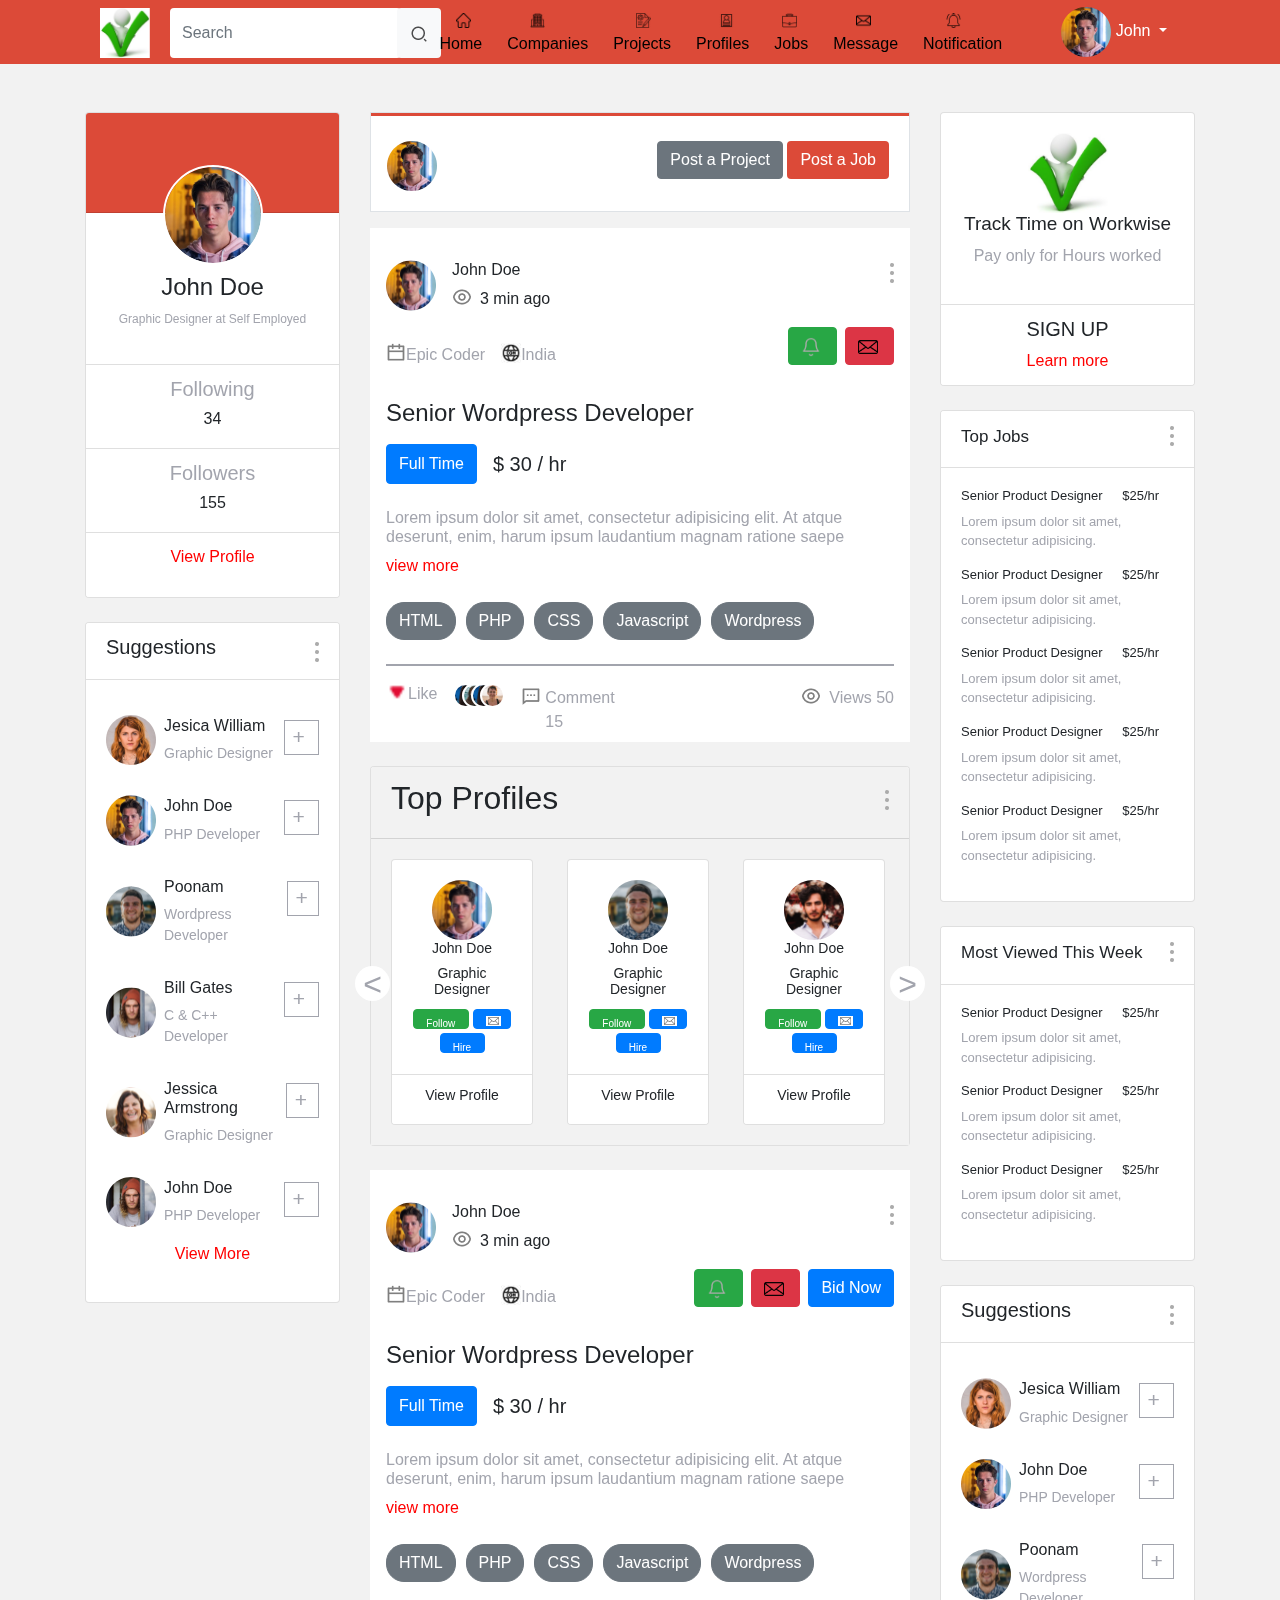
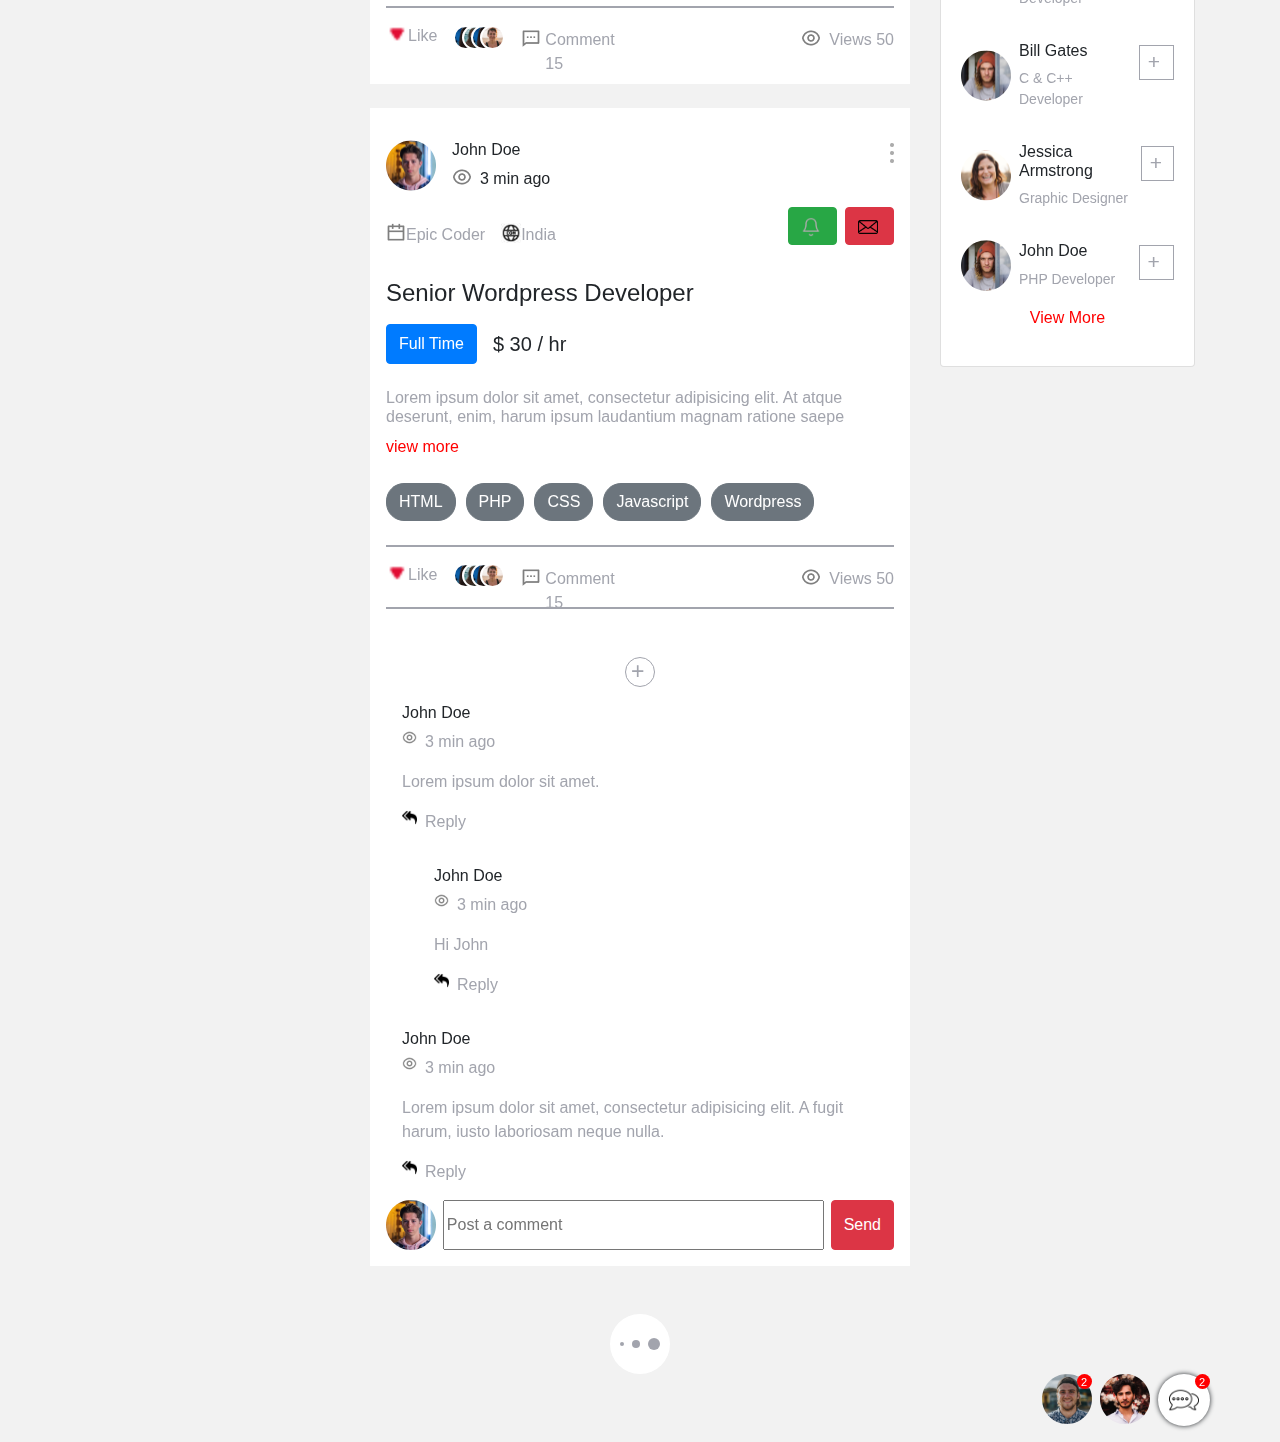
<file: index.html>
<!DOCTYPE html>
<html lang="en">
<head>
    <meta charset="UTF-8">
    <meta name="viewport" content="width=device-width, initial-scale=1.0, maximum-scale=1.0, user-scalable=0">
    <title>John Doe</title>
    <link rel="stylesheet" href="css/bootstrap.css">

    <link rel="stylesheet" href="OWLcarusel/OwlCarousel2-2.3.4/dist/assets/owl.carousel.css">
    <link rel="stylesheet" href="OWLcarusel/OwlCarousel2-2.3.4/dist/assets/owl.theme.default.css">
    <link rel="stylesheet" href="css/animate.min.css">
    <link href="https://unpkg.com/aos@2.3.1/dist/aos.css" rel="stylesheet">
    <link rel="stylesheet" href="css/main.css">

</head>
<body>

<div class="top">
    <div class="container">
        <nav class="col-12 d-flex justify-content-between">
            <div class="d-flex mt-2" data-aos="fade-right"data-aos-easing="ease-out-cubic"
                 data-aos-duration="2000">
                <img src="assets/icons/logo.png" alt="error" class="logo">
                <div class="d-flex form">
                    <input type="text" placeholder="Search" id="search" class="form-control">
                    <button type="button" class="btn bg-light mx-n1" onclick="mainSearch()"><img src="assets/icons/poisk.png" alt="error"></button>
                </div>
            </div>

            <ul class="nav nav-link navbar-nav navbar-expand " data-aos="zoom-in-down"data-aos-easing="ease-out-cubic"
                data-aos-duration="2000">
                <div class="d-flex justify-content-between">
                    <li><a href="index.html"><img src="assets/icons/home2.png" alt="" class="ml-3">
                        <p>Home</p></a></li>
                    <li><a href=" companies.html"><img src="assets/icons/kompanies.png" alt="">
                        <p>Companies</p></a></li>
                    <li><a href="projects.html"><img src="assets/icons/projects.png" alt="">
                        <p>Projects</p></a></li>
                    <li><a href="profiles.html"><img src="assets/icons/profiles.png" alt="">
                        <p>Profiles</p></a></li>
                </div>

                    <li><a href="jobs.html"><img src="assets/icons/jobs.png" alt="" class="ml-2">
                        <p>Jobs</p></a></li>
                    <li><a href="message.html"><img src="assets/icons/sms1.png" alt="">
                        <p>Message</p></a></li>
                    <li><a href="notification.html"><img src="assets/icons/notification.png" alt="">
                        <p>Notification</p></a></li>

            </ul>


            <div class="cont">

                <a href="#" class="bur"  data-aos="zoom-in-down"
                   data-aos-easing="ease-out-cubic"
                   data-aos-duration="2000" data-toggle="modal" data-target="#myModal"><img src="assets/icons/burger-top1.svg" alt=""></a>

                <!-- The Modal -->
                <div class="modal fade" id="myModal">
                    <div class="modal-dialog">
                        <div class="modal-content">

                            <!-- Modal Header -->
                            <div class="modal-body">
                                <ul class="nav nav-link navbar-nav navbar-expand d-block" data-aos="zoom-in-down"data-aos-easing="ease-out-cubic"
                                    data-aos-duration="2000">
                                    <div class="d-flex justify-content-between">
                                    <li><a href="index.html"><img src="assets/icons/home2.png" alt="" class="ml-3">
                                        <p>Home</p></a></li>
                                    <li><a href=" companies.html"><img src="assets/icons/kompanies.png" alt="">
                                        <p>Companies</p></a></li>
                                    <li><a href="projects.html"><img src="assets/icons/projects.png" alt="">
                                        <p>Projects</p></a></li>
                                    <li><a href="profiles.html"><img src="assets/icons/profiles.png" alt="">
                                        <p>Profiles</p></a></li>
                                    </div>
                                    <div class="d-flex mt-3">
                                    <li><a href="jobs.html"><img src="assets/icons/jobs.png" alt="" class="ml-2">
                                        <p>Jobs</p></a></li>
                                    <li><a href="message.html"><img src="assets/icons/sms1.png" alt="">
                                        <p>Message</p></a></li>
                                    <li><a href="notification.html"><img src="assets/icons/notification.png" alt="">
                                        <p>Notification</p></a></li>
                                    </div>
                                </ul>

                            </div>

                            <!-- Modal footer -->
                            <div class="modal-footer">
                                <button type="button" class="btn btn-danger" data-dismiss="modal">Close</button>
                            </div>

                        </div>
                    </div>
                </div>

            </div>


            <div class="dropdown" data-aos="fade-left"data-aos-easing="ease-out-cubic"
                 data-aos-duration="2000">
                <button class="btn dropdown-toggle text-white " type="button" data-toggle="dropdown">
                    <img src="assets/images/card-1circle.svg" alt="">
                    John
                    <span class="caret text-white"></span></button>
                <ul class="dropdown-menu bg-danger">
                    <li><a href="#" class="text-decoration-none">HTML</a></li>
                    <li><a href="#" class="text-decoration-none">CSS</a></li>
                    <li><a href="#" class="text-decoration-none">JavaScript</a></li>
                </ul>
            </div>
        </nav>


    </div>

</div>
<div class="main mt-5">
    <div class="container">
        <div class="row">
            <div class="col-12 col-lg-3" data-aos="flip-right"
                  data-aos-easing="ease-out-cubic"
                  data-aos-duration="2000"
                  >
                <div class="card text-center box-1">
                    <div class="card-header">
                        <img src="assets/images/card-1circle.svg" alt="">
                    </div>
                    <div class="card-body">

                        <h4>John Doe</h4>
                        <p>Graphic Designer at Self Employed</p>
                    </div>
                    <div class="card-footer">
                        <h5>Following</h5>
                        <h6>34</h6>
                    </div>
                    <div class="card-footer">
                        <h5>Followers</h5>
                        <h6>155</h6>
                    </div>
                    <div class="card-footer">
                        <a href="#"><p>View Profile</p></a>
                    </div>
                </div>
                <div class="card mt-4 box-2 ">
                    <div class="card-header d-flex">
                        <h5>Suggestions</h5>
                        <a href="#" class="ml-auto h-50 mt-1"><img src="assets/icons/Group%203.png" alt=""></a>
                    </div>
                    <div class="card-body">
                        <div class="d-flex">
                            <img src="assets/images/card-8circle.svg" alt="">
                            <div class="ml-2">
                                <h6>Jesica William</h6>
                                <p>Graphic Designer</p>
                            </div>
                            <div class="plyus">
                                <a href="#"><p>+</p></a>
                            </div>
                        </div>
                        <div class="d-flex">
                            <img src="assets/images/card-1circle.svg" alt="">
                            <div class="ml-2">
                                <h6>John Doe</h6>
                                <p>PHP Developer</p>
                            </div>
                            <div class="plyus">
                                <a href="#"><p>+</p></a>
                            </div>
                        </div>
                        <div class="d-flex">
                            <img src="assets/images/card-2circle.svg" alt="">
                            <div class="ml-2">
                                <h6>Poonam</h6>
                                <p>Wordpress Developer</p>
                            </div>
                            <div class="plyus">
                                <a href="#"><p>+</p></a>
                            </div>
                        </div>
                        <div class="d-flex">
                            <img src="assets/images/card-6circle.svg" alt="">
                            <div class="ml-2">
                                <h6>Bill Gates</h6>
                                <p>C & C++ Developer</p>
                            </div>
                            <div class="plyus">
                                <a href="#"><p>+</p></a>
                            </div>
                        </div>
                        <div class="d-flex">
                            <img src="assets/images/card-3circle.svg" alt="">
                            <div class="ml-2">
                                <h6>Jessica Armstrong</h6>
                                <p>Graphic Designer</p>
                            </div>
                            <div class="plyus">
                                <a href="#"><p>+</p></a>
                            </div>
                        </div>
                        <div class="d-flex">
                            <img src="assets/images/card-6circle.svg" alt="">
                            <div class="ml-2">
                                <h6>John Doe</h6>
                                <p>PHP Developer</p>
                            </div>
                            <div class="plyus">
                                <a href="#"><p>+</p></a>
                            </div>
                        </div>
                        <div class="text-center view">
                            <a href="#"><p>View More</p></a>
                        </div>
                    </div>

                </div>

            </div>
            <div class="col-12 col-lg-6"  data-aos="zoom-in-down"
                 data-aos-easing="ease-out-cubic"
                 data-aos-duration="2000">
                <div class="post border">
                    <div class="coral"></div>
                    <div class="d-flex justify-content-between">
                        <img src="assets/images/card-1circle.svg" alt="" class="ml-3">
                        <div>
                            <button type="button" class="btn btn-secondary">Post a Project</button>
                            <button type="button" class="btn  job">Post a Job</button>

                        </div>
                    </div>
                </div>
                <div class="senior p-3 bg-white mt-3">
                    <div class="d-flex">
                        <img src="assets/images/card-1circle.svg" alt="">
                        <div class="ml-3">
                            <h6 class="mt-3">John Doe</h6>
                            <div class="d-flex">
                                <img src="assets/icons/eye.png" alt="" class="h-50 mr-2">
                                <p>3 min ago</p>
                            </div>
                        </div>
                        <a href="#" class="d-block ml-auto h-50 mt-3"> <img src="assets/icons/Group%203.png" alt=""></a>
                    </div>
                    <div class="d-flex justify-content-between epic">
                        <div class="d-flex mt-3">
                            <div class="d-flex">
                                <img src="assets/icons/epic.png" alt="">
                                <p>Epic Coder</p>
                            </div>
                            <div class="d-flex ml-3">
                                <img src="assets/icons/glob.jpg" alt="">
                                <p>India</p>
                            </div>
                        </div>
                        <div class="d-flex">
                            <button type="button" class="btn btn-success mr-2"><img src="assets/icons/bell.png" alt="">
                            </button>
                            <button type="button" class="btn btn-danger"><img src="assets/icons/sms1.png" alt="">
                            </button>
                        </div>

                    </div>
                    <div class="word mt-3">
                        <h4>Senior Wordpress Developer</h4>
                        <div class="d-flex mt-3">
                            <button type="button" class="btn btn-primary mr-3">Full Time</button>
                            <h5 class="mt-2">$ 30 / hr</h5>
                        </div>
                    </div>
                    <div class="mt-4 mb-4 more">
                        <h6>Lorem ipsum dolor sit amet, consectetur adipisicing elit. At atque deserunt, enim, harum
                            ipsum laudantium magnam ratione saepe</h6>
                        <a href="#">view more</a>
                        <div class="d-flex mt-4 mb-4 bloka">
                            <div class="d-flex">
                            <button type="button" class="btn btn-secondary">HTML</button>
                            <button type="button" class="btn btn-secondary">PHP</button>
                            <button type="button" class="btn btn-secondary">CSS</button>
                            </div>
                            <div class="block d-flex">
                            <button type="button" class="btn btn-secondary">Javascript</button>
                            <button type="button" class="btn btn-secondary">Wordpress</button>
                            </div>
                        </div>


                    </div>
                    <div class="senior-footer mt-4">
                        <div class="d-flex  mt-3">
                            <div class="d-flex">
                                <a href="#" class="d-flex text-decoration-none"><img src="assets/icons/like.png" alt=""
                                                                                     class="h-50">
                                    <p>Like</p></a>

                                <div class="d-flex ml-4">
                                    <a href="#"><img src="assets/images/sma.svg" alt="" class="mx-n2"></a>
                                    <a href="#"><img src="assets/images/small-img-girl.svg" alt="" class="mx-n2"></a>
                                    <a href="#"><img src="assets/images/small-img-girl-2.svg" alt="" class="mx-n2"></a>
                                    <a href="#"><img src="assets/images/small-img-girl-3.svg" alt="" class="mx-n2"></a>
                                </div>
                                <div class="d-flex ml-4 mt-1">
                                    <img src="assets/icons/sms.png" alt="" class="h-50 mr-1">
                                    <p>Comment 15</p>
                                </div>

                            </div>
                            <div class="d-flex ml-auto mt-1">
                                <img src="assets/icons/eye.png" alt="" class="h-50 mr-2">
                                <p>Views 50</p>
                            </div>
                        </div>

                    </div>

                </div>
                <div class="profiles mt-4 position-relative">

                    <div class="card ">
                        <div class="card-header d-flex justify-content-between">
                            <h2>Top Profiles</h2>
                            <a href="#" class="h-50 mt-2"><img src="assets/icons/Group%203.png" alt=""></a>
                        </div>

                        <div class="owl-carousel owl-theme  card-body ">
                            <div class="card bg-white mr-1 text-center">
                                <div class="card-body">
                                    <img src="assets/images/card-1circle.svg" alt="error">
                                    <h4>John Doe</h4>
                                    <h4>Graphic Designer</h4>
                                    <button type="button" class="btn btn-success">Follow</button>
                                    <button type="button" class="btn btn-primary but1"><img src="assets/icons/cmc.jpg"
                                                                                            alt=""></button>
                                    <button type="button" class="btn btn-primary but">Hire</button>
                                </div>
                                <div class="card-footer bg-white">
                                    <h4>View Profile</h4>
                                </div>
                            </div>
                            <div class="card bg-white mr-1 text-center ">
                                <div class="card-body">
                                    <img src="assets/images/card-2circle.svg" alt="error">
                                    <h4>John Doe</h4>
                                    <h4>Graphic Designer</h4>
                                    <button type="button" class="btn btn-success">Follow</button>
                                    <button type="button" class="btn btn-primary but1"><img src="assets/icons/cmc.jpg"
                                                                                            alt=""></button>
                                    <button type="button" class="btn btn-primary but">Hire</button>
                                </div>
                                <div class="card-footer bg-white">
                                    <h4>View Profile</h4>
                                </div>
                            </div>
                            <div class="card bg-white mr-1 text-center ">
                                <div class="card-body">
                                    <img src="assets/images/card-5circle.svg" alt="error">
                                    <h4>John Doe</h4>
                                    <h4>Graphic Designer</h4>
                                    <button type="button" class="btn btn-success">Follow</button>
                                    <button type="button" class="btn btn-primary but1"><img src="assets/icons/cmc.jpg"
                                                                                            alt=""></button>
                                    <button type="button" class="btn btn-primary but">Hire</button>
                                </div>
                                <div class="card-footer bg-white">
                                    <h4>View Profile</h4>
                                </div>
                            </div>


                        </div>

                    </div>

                    <div class="position-absolute str-left owl-prev" role="presentation"><h2 aria-label="Previous">
                        < </h2></div>
                    <div class="position-absolute str-right owl-prev" role="presentation"><h2 aria-label="Next"> > </h2>
                    </div>
                </div>
                <div class="senior p-3 bg-white mt-4">
                    <div class="d-flex">
                        <img src="assets/images/card-1circle.svg" alt="">
                        <div class="ml-3">
                            <h6 class="mt-3">John Doe</h6>
                            <div class="d-flex">
                                <img src="assets/icons/eye.png" alt="" class="h-50 mr-2">
                                <p>3 min ago</p>
                            </div>
                        </div>
                        <a href="#" class="d-block ml-auto h-50 mt-3"> <img src="assets/icons/Group%203.png" alt=""></a>
                    </div>
                    <div class="d-flex justify-content-between epic ep">
                        <div class="d-flex mt-3">
                            <div class="d-flex">
                                <img src="assets/icons/epic.png" alt="">
                                <p>Epic Coder</p>
                            </div>
                            <div class="d-flex ml-3">
                                <img src="assets/icons/glob.jpg" alt="">
                                <p>India</p>
                            </div>
                        </div>
                        <div class="d-flex bid">
                            <button type="button" class="btn btn-success mr-2"><img src="assets/icons/bell.png" alt="">
                            </button>
                            <button type="button" class="btn btn-danger mr-2"><img src="assets/icons/sms1.png" alt="">
                            </button>
                            <div>
                            <button type="button" class="btn btn-primary">Bid Now</button>
                            </div>
                        </div>

                    </div>
                    <div class="word mt-3">
                        <h4>Senior Wordpress Developer</h4>
                        <div class="d-flex mt-3">
                            <button type="button" class="btn btn-primary mr-3">Full Time</button>
                            <h5 class="mt-2">$ 30 / hr</h5>
                        </div>
                    </div>
                    <div class="mt-4 mb-4 more">
                        <h6>Lorem ipsum dolor sit amet, consectetur adipisicing elit. At atque deserunt, enim, harum
                            ipsum laudantium magnam ratione saepe</h6>
                        <a href="#">view more</a>
                        <div class="d-flex mt-4 mb-4 bloka">
                            <div class="d-flex">
                            <button type="button" class="btn btn-secondary">HTML</button>
                            <button type="button" class="btn btn-secondary">PHP</button>
                            <button type="button" class="btn btn-secondary">CSS</button>
                            </div>
                            <div class="block d-flex">
                            <button type="button" class="btn btn-secondary">Javascript</button>
                            <button type="button" class="btn btn-secondary">Wordpress</button>
                            </div>
                        </div>


                    </div>
                    <div class="senior-footer mt-4">
                        <div class="d-flex  mt-3">
                            <div class="d-flex">
                                <a href="#" class="d-flex text-decoration-none"><img src="assets/icons/like.png" alt=""
                                                                                     class="h-50">
                                    <p>Like</p></a>

                                <div class="d-flex ml-4">
                                    <a href="#"><img src="assets/images/sma.svg" alt="" class="mx-n2"></a>
                                    <a href="#"><img src="assets/images/small-img-girl.svg" alt="" class="mx-n2"></a>
                                    <a href="#"><img src="assets/images/small-img-girl-2.svg" alt="" class="mx-n2"></a>
                                    <a href="#"><img src="assets/images/small-img-girl-3.svg" alt="" class="mx-n2"></a>
                                </div>
                                <div class="d-flex ml-4 mt-1">
                                    <img src="assets/icons/sms.png" alt="" class="h-50 mr-1">
                                    <p>Comment 15</p>
                                </div>

                            </div>
                            <div class="d-flex ml-auto mt-1">
                                <img src="assets/icons/eye.png" alt="" class="h-50 mr-2">
                                <p>Views 50</p>
                            </div>
                        </div>

                    </div>

                </div>
                <div class="senior p-3 bg-white mt-4">
                    <div class="d-flex">
                        <img src="assets/images/card-1circle.svg" alt="">
                        <div class="ml-3">
                            <h6 class="mt-3">John Doe</h6>
                            <div class="d-flex">
                                <img src="assets/icons/eye.png" alt="" class="h-50 mr-2">
                                <p>3 min ago</p>
                            </div>
                        </div>
                        <a href="#" class="d-block ml-auto h-50 mt-3"> <img src="assets/icons/Group%203.png" alt=""></a>
                    </div>
                    <div class="d-flex justify-content-between epic">
                        <div class="d-flex mt-3">
                            <div class="d-flex">
                                <img src="assets/icons/epic.png" alt="">
                                <p>Epic Coder</p>
                            </div>
                            <div class="d-flex ml-3">
                                <img src="assets/icons/glob.jpg" alt="">
                                <p>India</p>
                            </div>
                        </div>
                        <div class="d-flex">
                            <button type="button" class="btn btn-success mr-2"><img src="assets/icons/bell.png" alt="">
                            </button>
                            <button type="button" class="btn btn-danger"><img src="assets/icons/sms1.png" alt="">
                            </button>
                        </div>

                    </div>
                    <div class="word mt-3">
                        <h4>Senior Wordpress Developer</h4>
                        <div class="d-flex mt-3">
                            <button type="button" class="btn btn-primary mr-3">Full Time</button>
                            <h5 class="mt-2">$ 30 / hr</h5>
                        </div>
                    </div>
                    <div class="mt-4 mb-4 more">
                        <h6>Lorem ipsum dolor sit amet, consectetur adipisicing elit. At atque deserunt, enim, harum
                            ipsum laudantium magnam ratione saepe</h6>
                        <a href="#">view more</a>
                        <div class="d-flex mt-4 mb-4 bloka">
                            <div class="d-flex">
                                <button type="button" class="btn btn-secondary">HTML</button>
                                <button type="button" class="btn btn-secondary">PHP</button>
                                <button type="button" class="btn btn-secondary">CSS</button>
                            </div>
                            <div class="block d-flex">
                                <button type="button" class="btn btn-secondary">Javascript</button>
                                <button type="button" class="btn btn-secondary">Wordpress</button>
                            </div>
                        </div>


                    </div>
                    <div class="senior-footer mt-4">
                        <div class="d-flex  mt-3">
                            <div class="d-flex">
                                <a href="#" class="d-flex text-decoration-none"><img src="assets/icons/like.png" alt=""
                                                                                     class="h-50">
                                    <p>Like</p></a>

                                <div class="d-flex ml-4">
                                    <a href="#"><img src="assets/images/sma.svg" alt="" class="mx-n2"></a>
                                    <a href="#"><img src="assets/images/small-img-girl.svg" alt="" class="mx-n2"></a>
                                    <a href="#"><img src="assets/images/small-img-girl-2.svg" alt="" class="mx-n2"></a>
                                    <a href="#"><img src="assets/images/small-img-girl-3.svg" alt="" class="mx-n2"></a>
                                </div>
                                <div class="d-flex ml-4 mt-1">
                                    <img src="assets/icons/sms.png" alt="" class="h-50 mr-1">
                                    <p>Comment 15</p>
                                </div>

                            </div>
                            <div class="d-flex ml-auto mt-1">
                                <img src="assets/icons/eye.png" alt="" class="h-50 mr-2">
                                <p>Views 50</p>
                            </div>
                        </div>

                    </div>
                    <div class="reply">
                        <div class="plus mt-5">
                            <h3>+</h3>
                        </div>
                        <div class="ml-3">
                            <h6 class="mt-3">John Doe</h6>
                            <div class="d-flex">
                                <img src="assets/icons/eye.png" alt="">
                                <p>3 min ago</p>

                            </div>
                            <p>Lorem ipsum dolor sit amet.</p>
                            <div class="d-flex">
                                <img src="assets/icons/reply.png" alt="">
                                <p>Reply</p>
                            </div>
                        </div>

                        <div class="ml-5">
                            <h6 class="mt-3">John Doe</h6>
                            <div class="d-flex">
                                <img src="assets/icons/eye.png" alt="" class="h-50 mr-2">
                                <p>3 min ago</p>

                            </div>
                            <p>Hi John</p>
                            <div class="d-flex">
                                <img src="assets/icons/reply.png" alt="">
                                <p>Reply</p>
                            </div>
                        </div>

                        <div class="ml-3">
                            <h6 class="mt-3">John Doe</h6>
                            <div class="d-flex">
                                <img src="assets/icons/eye.png" alt="" class="h-50 mr-2">
                                <p>3 min ago</p>

                            </div>
                            <p>Lorem ipsum dolor sit amet, consectetur adipisicing elit. A fugit harum, iusto laboriosam
                                neque nulla.</p>
                            <div class="d-flex">
                                <img src="assets/icons/reply.png" alt="">
                                <p>Reply</p>
                            </div>
                        </div>

                        <div class="d-flex justify-content-between ">
                            <img src="assets/images/card-1circle.svg" alt="" class="send">
                            <input type="text" id="send" placeholder="Post a comment" class="w-75 ">
                            <button type="button" onclick="sendSearch()" class="btn btn-danger">Send</button>
                        </div>

                    </div>

                </div>
                <div class="circle bg-white d-flex justify-content-between align-items-center mt-5">
                    <div class="one"></div>
                    <div class="two"></div>
                    <div class="three"></div>
                </div>
            </div>
            <div class="col-12 col-lg-3" data-aos="flip-left"
                 data-aos-easing="ease-out-cubic"
                 data-aos-duration="2000">
                <div class="card text-center track">
                    <div class="card-body">
                        <img src="assets/icons/logo.png" alt="" class="log">
                        <h6>Track Time on Workwise</h6>
                        <p>Pay only for Hours worked</p>
                    </div>
                    <div class="card-footer bg-white">
                        <h5>SIGN UP</h5>
                        <a href="#" class="text-decoration-none">Learn more</a>

                    </div>

                </div>
                <div class="card mt-4 jobs">
                    <div class="card-header bg-white d-flex justify-content-between">
                        <h5>Top Jobs</h5>
                        <a href="#" class="h-50"><img src="assets/icons/Group%203.png" alt=""></a>
                    </div>
                    <div class="card-body">
                        <div>
                            <h6>Senior Product Designer <span class="ml-3">$25/hr</span></h6>
                            <p>Lorem ipsum dolor sit amet, consectetur adipisicing.</p>
                        </div>
                        <div>
                            <h6>Senior Product Designer <span class="ml-3">$25/hr</span></h6>
                            <p>Lorem ipsum dolor sit amet, consectetur adipisicing.</p>
                        </div>

                        <div>
                            <h6>Senior Product Designer <span class="ml-3">$25/hr</span></h6>
                            <p>Lorem ipsum dolor sit amet, consectetur adipisicing.</p>
                        </div>

                        <div>
                            <h6>Senior Product Designer <span class="ml-3">$25/hr</span></h6>
                            <p>Lorem ipsum dolor sit amet, consectetur adipisicing.</p>
                        </div>

                        <div>
                            <h6>Senior Product Designer <span class="ml-3">$25/hr</span></h6>
                            <p>Lorem ipsum dolor sit amet, consectetur adipisicing.</p>
                        </div>

                    </div>
                </div>
                <div class="card mt-4 jobs">
                    <div class="card-header bg-white d-flex justify-content-between">
                        <h5>Most Viewed This Week</h5>
                        <a href="#" class="h-50"><img src="assets/icons/Group%203.png" alt=""></a>
                    </div>
                    <div class="card-body">
                        <div>
                            <h6>Senior Product Designer <span class="ml-3">$25/hr</span></h6>
                            <p>Lorem ipsum dolor sit amet, consectetur adipisicing.</p>
                        </div>
                        <div>
                            <h6>Senior Product Designer <span class="ml-3">$25/hr</span></h6>
                            <p>Lorem ipsum dolor sit amet, consectetur adipisicing.</p>
                        </div>

                        <div>
                            <h6>Senior Product Designer <span class="ml-3">$25/hr</span></h6>
                            <p>Lorem ipsum dolor sit amet, consectetur adipisicing.</p>
                        </div>

                    </div>
                </div>
                <div class="card mt-4 box-2 ">
                    <div class="card-header d-flex">
                        <h5>Suggestions</h5>
                        <a href="#" class="ml-auto h-50 mt-1"><img src="assets/icons/Group%203.png" alt=""></a>
                    </div>
                    <div class="card-body">
                        <div class="d-flex">
                            <img src="assets/images/card-8circle.svg" alt="">
                            <div class="ml-2">
                                <h6>Jesica William</h6>
                                <p>Graphic Designer</p>
                            </div>
                            <div class="plyus">
                                <a href="#"><p>+</p></a>
                            </div>
                        </div>
                        <div class="d-flex">
                            <img src="assets/images/card-1circle.svg" alt="">
                            <div class="ml-2">
                                <h6>John Doe</h6>
                                <p>PHP Developer</p>
                            </div>
                            <div class="plyus">
                                <a href="#"><p>+</p></a>
                            </div>
                        </div>
                        <div class="d-flex">
                            <img src="assets/images/card-2circle.svg" alt="">
                            <div class="ml-2">
                                <h6>Poonam</h6>
                                <p>Wordpress Developer</p>
                            </div>
                            <div class="plyus">
                                <a href="#"><p>+</p></a>
                            </div>
                        </div>
                        <div class="d-flex">
                            <img src="assets/images/card-6circle.svg" alt="">
                            <div class="ml-2">
                                <h6>Bill Gates</h6>
                                <p>C & C++ Developer</p>
                            </div>
                            <div class="plyus">
                                <a href="#"><p>+</p></a>
                            </div>
                        </div>
                        <div class="d-flex">
                            <img src="assets/images/card-3circle.svg" alt="">
                            <div class="ml-2">
                                <h6>Jessica Armstrong</h6>
                                <p>Graphic Designer</p>
                            </div>
                            <div class="plyus">
                                <a href="#"><p>+</p></a>
                            </div>
                        </div>
                        <div class="d-flex">
                            <img src="assets/images/card-6circle.svg" alt="">
                            <div class="ml-2">
                                <h6>John Doe</h6>
                                <p>PHP Developer</p>
                            </div>
                            <div class="plyus">
                                <a href="#"><p>+</p></a>
                            </div>
                        </div>
                        <div class="text-center view">
                            <a href="#"><p>View More</p></a>
                        </div>
                    </div>

                </div>


            </div>

            <div class="d-flex lich  ml-auto mb-3">
                <div class="position-relative"><img src="assets/images/card-2circle.svg" alt="">
                    <div class="position-absolute ignour"><p>2</p></div>
                </div>
                <div class="ml-2"><img src="assets/images/card-5circle.svg" alt=""></div>
                <div class="message ml-2 position-relative"><img src="assets/icons/message.png" alt="">
                    <div class="position-absolute ignour"><p>2</p></div>
                </div>
            </div>
        </div>
    </div>
</div>


<script src="js/jquery-3.3.1.slim.min.js"></script>
<script src="js/popper.min.js"></script>
<script src="js/bootstrap.js"></script>

<script src="OWLcarusel/OwlCarousel2-2.3.4/dist/owl.carousel.js"></script>
<script src="https://unpkg.com/aos@2.3.1/dist/aos.js"></script>
<script>
    AOS.init();
</script>



<script src="js/main.js"></script>
</body>
</html>
</file>
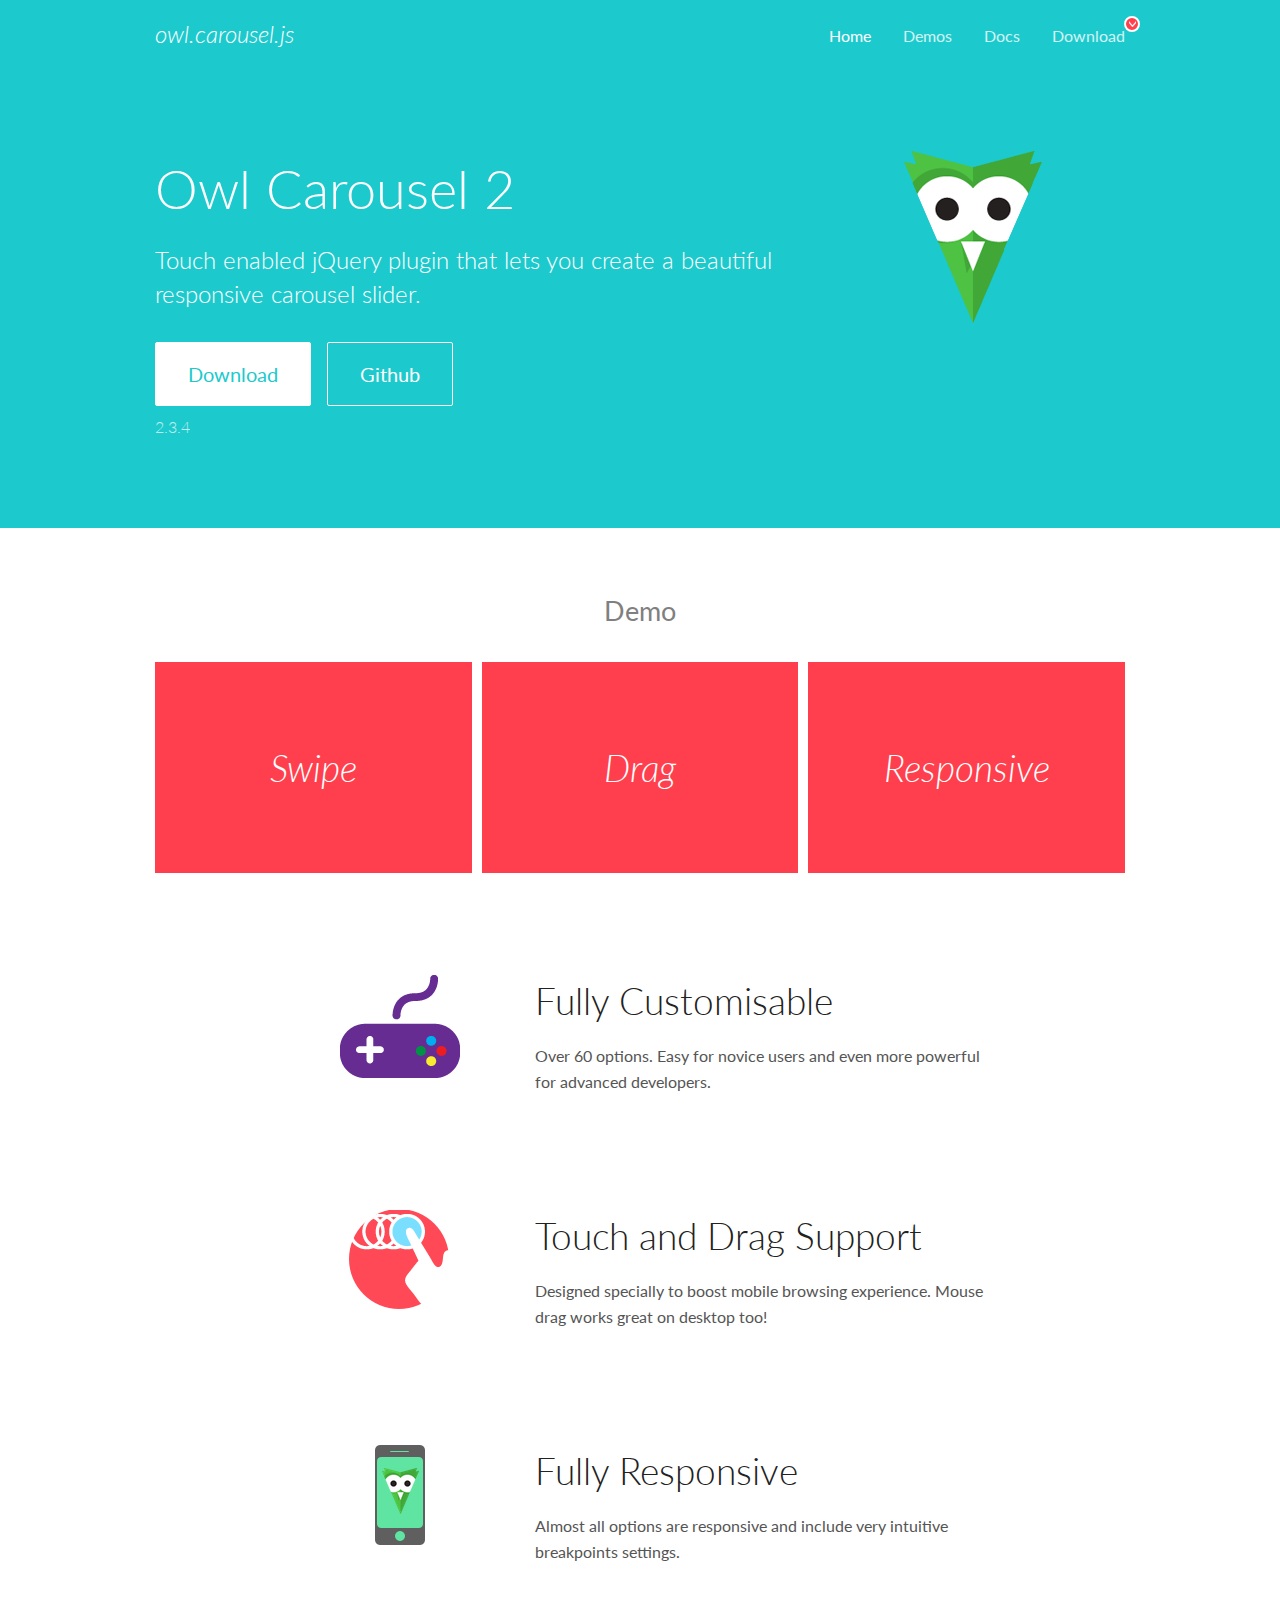
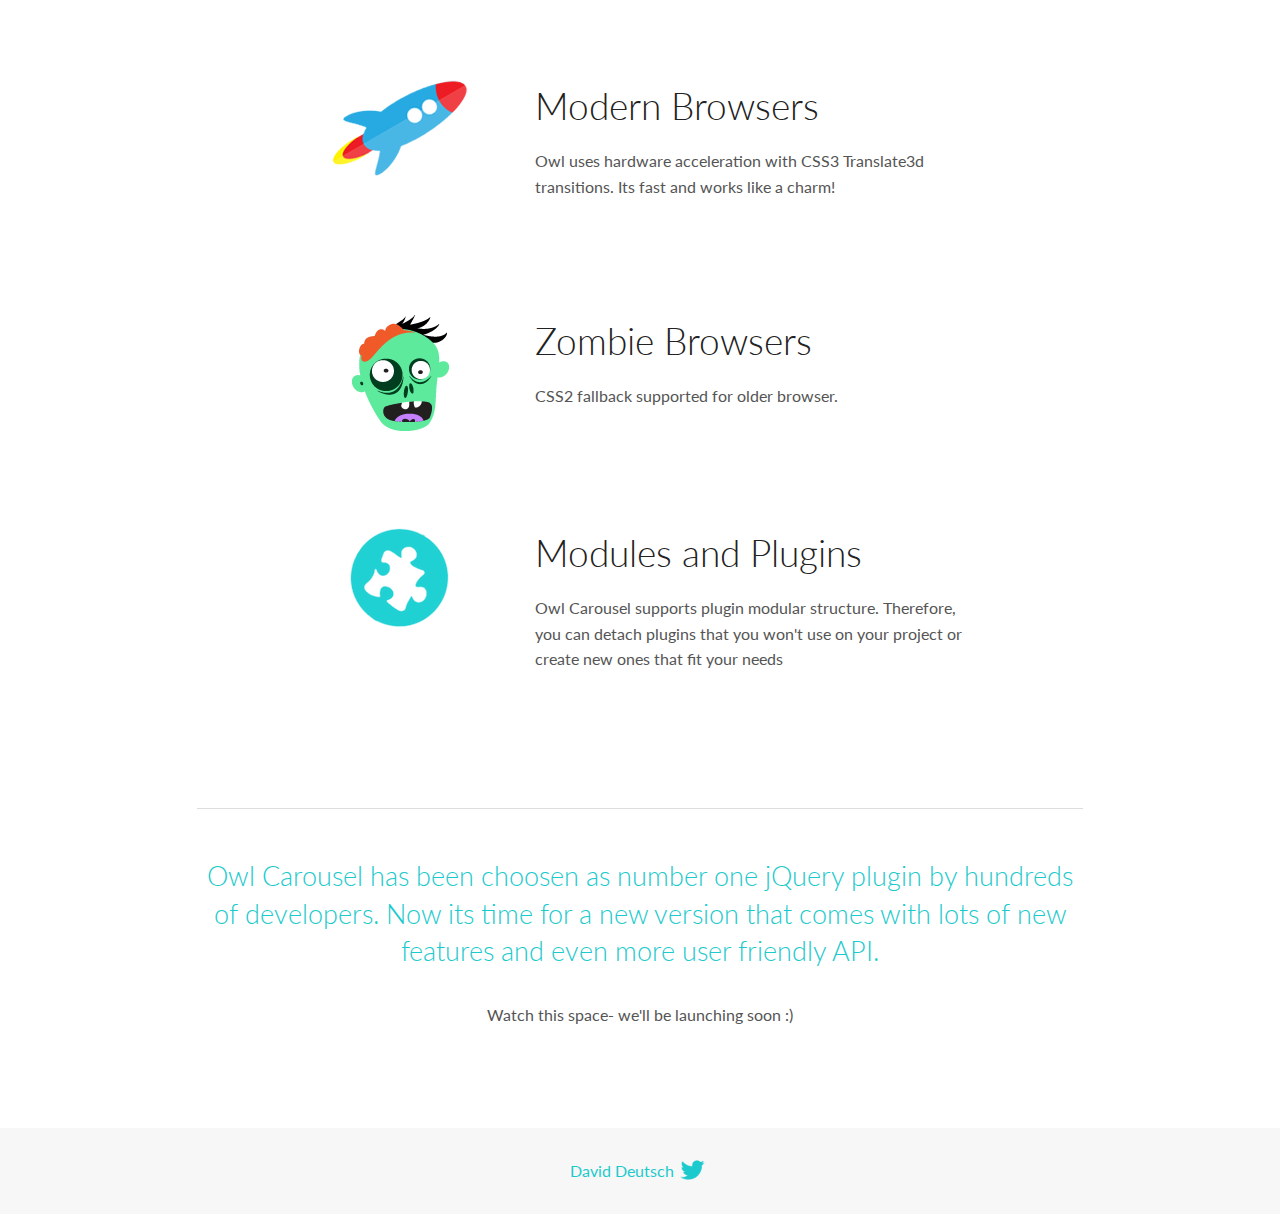
<file: OWLcarusel/OwlCarousel2-2.3.4/docs/index.html>
<!DOCTYPE html>
<html lang="en">
  <head>

    <!-- head -->
    <meta charset="utf-8">
    <meta name="msapplication-tap-highlight" content="no" />
    <meta name="viewport" content="width=device-width, initial-scale=1.0" />
    <meta name="description" content="Touch enabled jQuery plugin that lets you create beautiful responsive carousel slider.">
    <meta name="author" content="David Deutsch">
    <title>
      Home | Owl Carousel | 2.3.4
    </title>

    <!-- Stylesheets -->
    <link href='https://fonts.googleapis.com/css?family=Lato:300,400,700,400italic,300italic' rel='stylesheet' type='text/css'>
    <link rel="stylesheet" href="assets/css/docs.theme.min.css">

    <!-- Owl Stylesheets -->
    <link rel="stylesheet" href="assets/owlcarousel/assets/owl.carousel.min.css">
    <link rel="stylesheet" href="assets/owlcarousel/assets/owl.theme.default.min.css">

    <!-- HTML5 shim and Respond.js IE8 support of HTML5 elements and media queries -->

    <!--[if lt IE 9]>
      <script src="https://oss.maxcdn.com/libs/html5shiv/3.7.0/html5shiv.js"></script>
      <script src="https://oss.maxcdn.com/libs/respond.js/1.3.0/respond.min.js"></script>
    <![endif]-->

    <!-- Favicons -->
    <link rel="apple-touch-icon-precomposed" sizes="144x144" href="assets/ico/apple-touch-icon-144-precomposed.png">
    <link rel="shortcut icon" href="assets/ico/favicon.png">
    <link rel="shortcut icon" href="favicon.ico">

    <!-- Yeah i know js should not be in header. Its required for demos.-->

    <!-- javascript -->
    <script src="assets/vendors/jquery.min.js"></script>
    <script src="assets/owlcarousel/owl.carousel.js"></script>
  </head>
  <body>

    <!-- header -->
    <header class="header">
      <div class="row">
        <div class="large-12 columns">
          <div class="brand left">
            <h3>
              <a href="/OwlCarousel2/">owl.carousel.js</a> 
            </h3>
          </div>
          <a id="toggle-nav" class="right">
            <span></span> <span></span> <span></span> 
          </a> 
          <div class="nav-bar">
            <ul class="clearfix">
              <li class="active">
                <a href="/OwlCarousel2/index.html">Home</a> 
              </li>
              <li> <a href="/OwlCarousel2/demos/demos.html">Demos</a>  </li>
              <li> <a href="/OwlCarousel2/docs/started-welcome.html">Docs</a>  </li>
              <li>
                <a href="https://github.com/OwlCarousel2/OwlCarousel2/archive/2.3.4.zip">Download</a> 
                <span class="download"></span> 
              </li>
            </ul>
          </div>
        </div>
      </div>
    </header>

    <!-- home panel -->
    <section id="hero">
      <div class="row">
        <div class="large-8 medium-8 columns">
          <h1>Owl Carousel 2</h1>
          <h4>Touch enabled jQuery plugin that lets you create a beautiful responsive carousel slider.</h4>
          <a href="https://github.com/OwlCarousel2/OwlCarousel2/archive/2.3.4.zip" class="hero-button">Download</a> 
          <a href="https://github.com/OwlCarousel2/OwlCarousel2" class="hero-button outline">Github</a> 
          <p>2.3.4</p>
        </div>
        <div class="large-4 medium-4 columns">
          <img class="owl-logo" src="assets/img/owl-logo.png" alt="mr. Owl">
        </div>
      </div>
    </section>

    <!-- body -->
    <div class="home-demo">
      <div class="row">
        <div class="large-12 columns">
          <h3>Demo</h3>
          <div class="owl-carousel">
            <div class="item">
              <h2>Swipe</h2>
            </div>
            <div class="item">
              <h2>Drag</h2>
            </div>
            <div class="item">
              <h2>Responsive</h2>
            </div>
            <div class="item">
              <h2>CSS3</h2>
            </div>
            <div class="item">
              <h2>Fast</h2>
            </div>
            <div class="item">
              <h2>Easy</h2>
            </div>
            <div class="item">
              <h2>Free</h2>
            </div>
            <div class="item">
              <h2>Upgradable</h2>
            </div>
            <div class="item">
              <h2>Tons of options</h2>
            </div>
            <div class="item">
              <h2>Infinity</h2>
            </div>
            <div class="item">
              <h2>Auto Width</h2>
            </div>
          </div>
        </div>
      </div>
    </div>
    <script>
      var owl = $('.owl-carousel');
      owl.owlCarousel({
        margin: 10,
        loop: true,
        responsive: {
          0: {
            items: 1
          },
          600: {
            items: 2
          },
          1000: {
            items: 3
          }
        }
      })
    </script>

    <!-- features -->
    <div id="features">
      <div class="row">
        <div class="small-12 medium-9 small-centered columns">
          <section class="row feature">
            <div class="medium-4 small-12 columns">
              <img src="assets/img/feature-options.png" alt="">
            </div>
            <div class="medium-8 small-12 columns">
              <h2>Fully Customisable</h2>
              <p>Over 60 options. Easy for novice users and even more powerful for advanced developers.</p>
            </div>
          </section>
          <section class="row feature">
            <div class="medium-4 small-12 columns">
              <img src="assets/img/feature-drag.png" alt="">
            </div>
            <div class="medium-8 small-12 columns">
              <h2>Touch and Drag Support</h2>
              <p>Designed specially to boost mobile browsing experience. Mouse drag works great on desktop too!</p>
            </div>
          </section>
          <section class="row feature">
            <div class="medium-4 small-12 columns">
              <img src="assets/img/feature-responsive.png" alt="">
            </div>
            <div class="medium-8 small-12 columns">
              <h2>Fully Responsive</h2>
              <p>Almost all options are responsive and include very intuitive breakpoints settings.</p>
            </div>
          </section>
          <section class="row feature">
            <div class="medium-4 small-12 columns">
              <img src="assets/img/feature-modern.png" alt="">
            </div>
            <div class="medium-8 small-12 columns">
              <h2>Modern Browsers</h2>
              <p>Owl uses hardware acceleration with CSS3 Translate3d transitions. Its fast and works like a charm! </p>
            </div>
          </section>
          <section class="row feature">
            <div class="medium-4 small-12 columns">
              <img src="assets/img/feature-zombie.png" alt="">
            </div>
            <div class="medium-8 small-12 columns">
              <h2>Zombie Browsers</h2>
              <p>CSS2 fallback supported for older browser.</p>
            </div>
          </section>
          <section class="row feature">
            <div class="medium-4 small-12 columns">
              <img src="assets/img/feature-module.png" alt="">
            </div>
            <div class="medium-8 small-12 columns">
              <h2>Modules and Plugins</h2>
              <p>Owl Carousel supports plugin modular structure. Therefore, you can detach plugins that you won&#x27;t use on your project or create new ones that fit your needs</p>
            </div>
          </section>
        </div>
      </div>
    </div>

    <!-- footer -->
    <section id="teaser-text">
      <div class="row">
        <div class="small-12 medium-11 small-centered columns">
          <hr>
          <h3 id="owl-carousel-has-been-choosen-as-number-one-jquery-plugin-by-hundreds-of-developers-now-its-time-for-a-new-version-that-comes-with-lots-of-new-features-and-even-more-user-friendly-api-">Owl Carousel has been choosen as number one jQuery plugin by hundreds of developers. Now its time for a new version that comes with lots of new features and even more user friendly API.</h3>
          <p>Watch this space- we&#39;ll be launching soon :)</p>
        </div>
      </div>
    </section>

    <!-- footer -->
    <footer class="footer">
      <div class="row">
        <div class="large-12 columns">
          <h5>
            <a href="/OwlCarousel2/docs/support-contact.html">David Deutsch</a> 
            <a id="custom-tweet-button" href="https://twitter.com/share?url=https://github.com/OwlCarousel2/OwlCarousel2&text=Owl Carousel - This is so awesome! " target="_blank"></a> 
          </h5>
        </div>
      </div>
    </footer>

    <!-- vendors -->
    <script src="assets/vendors/highlight.js"></script>
    <script src="assets/js/app.js"></script>
  </body>
</html>
</file>
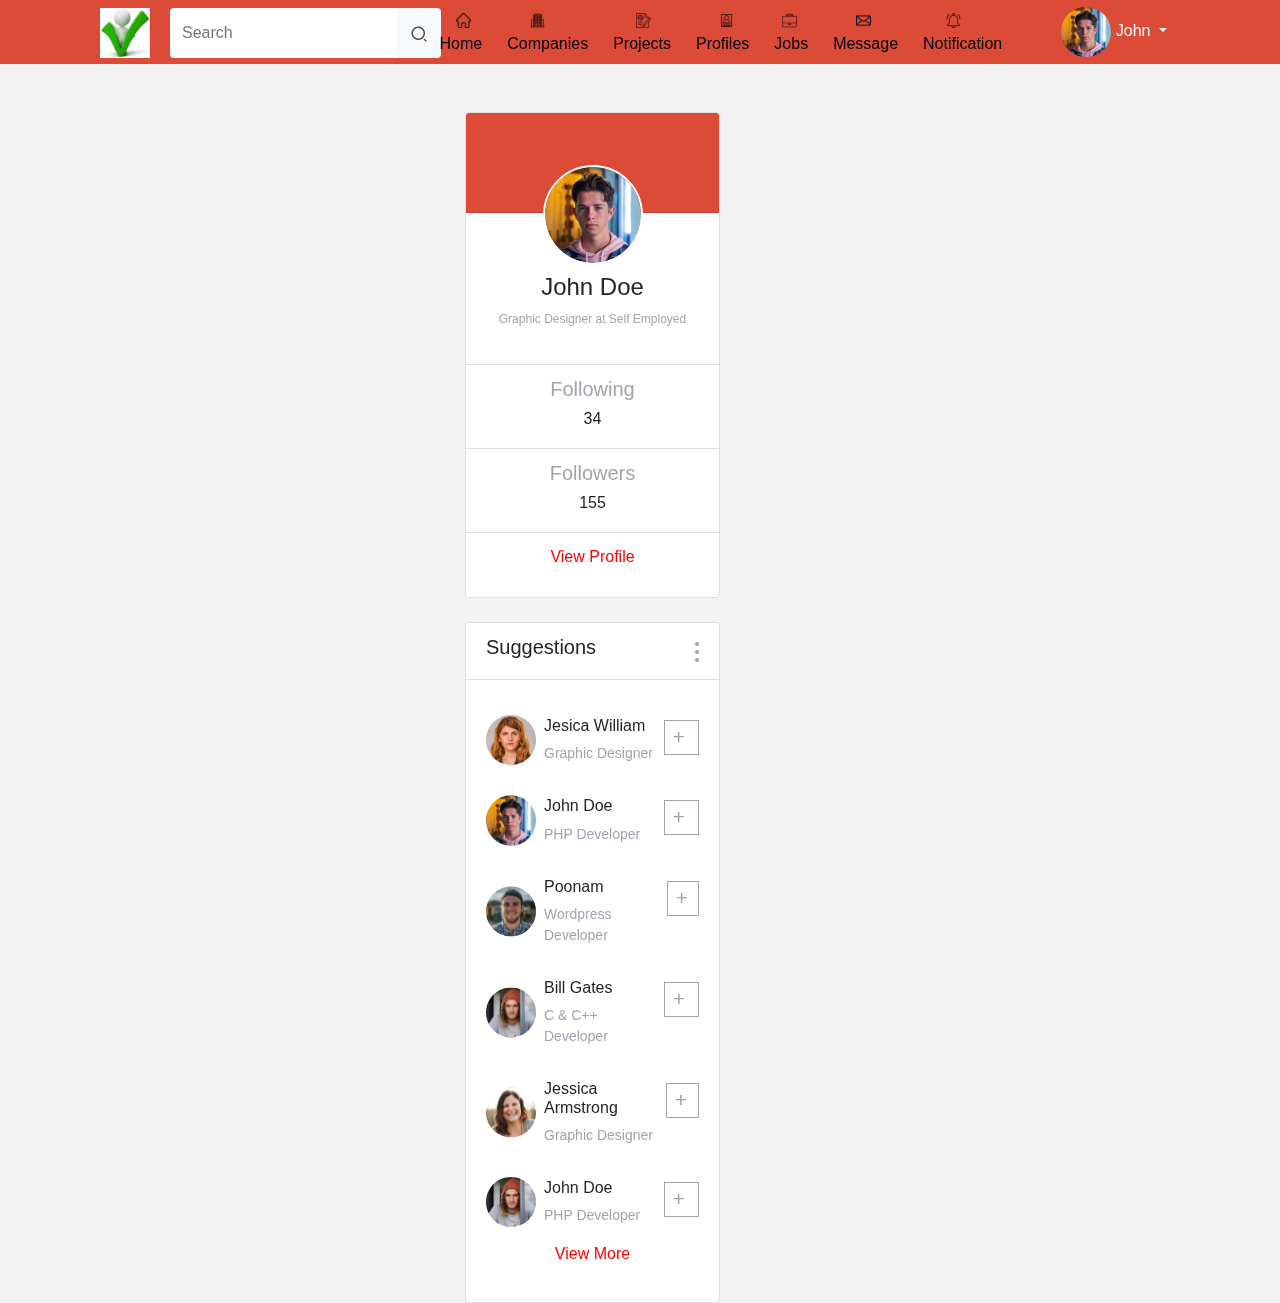
<file: companies.html>
<!DOCTYPE html>
<html lang="en">
<head>
    <meta charset="UTF-8">
    <meta name="viewport" content="width=device-width, initial-scale=1.0, maximum-scale=1.0, user-scalable=0">
    <title>Companies</title>
    <link rel="stylesheet" href="css/bootstrap.css">

    <link rel="stylesheet" href="OWLcarusel/OwlCarousel2-2.3.4/dist/assets/owl.carousel.css">
    <link rel="stylesheet" href="OWLcarusel/OwlCarousel2-2.3.4/dist/assets/owl.theme.default.css">
    <link rel="stylesheet" href="css/animate.min.css">
    <link href="https://unpkg.com/aos@2.3.1/dist/aos.css" rel="stylesheet">
    <link rel="stylesheet" href="css/main.css">

</head>
<body>
<div class="top">
    <div class="container">
        <nav class="col-12 d-flex justify-content-between">
            <div class="d-flex mt-2" data-aos="fade-right"data-aos-easing="ease-out-cubic"
                 data-aos-duration="2000">
                <img src="assets/icons/logo.png" alt="error" class="logo">
                <div class="d-flex form">
                    <input type="text" placeholder="Search" id="search" class="form-control">
                    <button type="button" class="btn bg-light mx-n1" onclick="mainSearch()"><img src="assets/icons/poisk.png" alt="error"></button>
                </div>
            </div>

            <ul class="nav nav-link navbar-nav navbar-expand " data-aos="zoom-in-down"data-aos-easing="ease-out-cubic"
                data-aos-duration="2000">
                <div class="d-flex justify-content-between">
                    <li><a href="index.html"><img src="assets/icons/home2.png" alt="" class="ml-3">
                        <p>Home</p></a></li>
                    <li><a href=" companies.html"><img src="assets/icons/kompanies.png" alt="">
                        <p>Companies</p></a></li>
                    <li><a href="projects.html"><img src="assets/icons/projects.png" alt="">
                        <p>Projects</p></a></li>
                    <li><a href="profiles.html"><img src="assets/icons/profiles.png" alt="">
                        <p>Profiles</p></a></li>
                </div>

                <li><a href="jobs.html"><img src="assets/icons/jobs.png" alt="" class="ml-2">
                    <p>Jobs</p></a></li>
                <li><a href="message.html"><img src="assets/icons/sms1.png" alt="">
                    <p>Message</p></a></li>
                <li><a href="notification.html"><img src="assets/icons/notification.png" alt="">
                    <p>Notification</p></a></li>

            </ul>


            <div class="cont">

                <a href="#" class="bur"  data-aos="zoom-in-down"
                   data-aos-easing="ease-out-cubic"
                   data-aos-duration="2000" data-toggle="modal" data-target="#myModal"><img src="assets/icons/burger-top1.svg" alt=""></a>

                <!-- The Modal -->
                <div class="modal fade" id="myModal">
                    <div class="modal-dialog">
                        <div class="modal-content">

                            <!-- Modal Header -->
                            <div class="modal-body">
                                <ul class="nav nav-link navbar-nav navbar-expand d-block" data-aos="zoom-in-down"data-aos-easing="ease-out-cubic"
                                    data-aos-duration="2000">
                                    <div class="d-flex justify-content-between">
                                        <li><a href="index.html"><img src="assets/icons/home2.png" alt="" class="ml-3">
                                            <p>Home</p></a></li>
                                        <li><a href=" companies.html"><img src="assets/icons/kompanies.png" alt="">
                                            <p>Companies</p></a></li>
                                        <li><a href="projects.html"><img src="assets/icons/projects.png" alt="">
                                            <p>Projects</p></a></li>
                                        <li><a href="profiles.html"><img src="assets/icons/profiles.png" alt="">
                                            <p>Profiles</p></a></li>
                                    </div>
                                    <div class="d-flex mt-3">
                                        <li><a href="jobs.html"><img src="assets/icons/jobs.png" alt="" class="ml-2">
                                            <p>Jobs</p></a></li>
                                        <li><a href="message.html"><img src="assets/icons/sms1.png" alt="">
                                            <p>Message</p></a></li>
                                        <li><a href="notification.html"><img src="assets/icons/notification.png" alt="">
                                            <p>Notification</p></a></li>
                                    </div>
                                </ul>

                            </div>

                            <!-- Modal footer -->
                            <div class="modal-footer">
                                <button type="button" class="btn btn-danger" data-dismiss="modal">Close</button>
                            </div>

                        </div>
                    </div>
                </div>

            </div>









            <div class="dropdown" data-aos="fade-left"data-aos-easing="ease-out-cubic"
                 data-aos-duration="2000">
                <button class="btn dropdown-toggle text-white " type="button" data-toggle="dropdown">
                    <img src="assets/images/card-1circle.svg" alt="">
                    John
                    <span class="caret text-white"></span></button>
                <ul class="dropdown-menu bg-danger">
                    <li><a href="#" class="text-decoration-none">HTML</a></li>
                    <li><a href="#" class="text-decoration-none">CSS</a></li>
                    <li><a href="#" class="text-decoration-none">JavaScript</a></li>
                </ul>
            </div>
        </nav>


    </div>

</div>
<div class="main">
<div class="container">
    <div class="row">
        <div class="col-12 col-lg-3 offset-lg-4 mt-5" data-aos="flip-right"
             data-aos-easing="ease-out-cubic"
             data-aos-duration="2000">
            <div class="card text-center box-1">
                <div class="card-header">
                    <img src="assets/images/card-1circle.svg" alt="">
                </div>
                <div class="card-body">

                    <h4>John Doe</h4>
                    <p>Graphic Designer at Self Employed</p>
                </div>
                <div class="card-footer">
                    <h5>Following</h5>
                    <h6>34</h6>
                </div>
                <div class="card-footer">
                    <h5>Followers</h5>
                    <h6>155</h6>
                </div>
                <div class="card-footer">
                    <a href="#"><p>View Profile</p></a>
                </div>
            </div>
            <div class="card mt-4 box-2 ">
                <div class="card-header d-flex">
                    <h5>Suggestions</h5>
                    <a href="#" class="ml-auto h-50 mt-1"><img src="assets/icons/Group%203.png" alt=""></a>
                </div>
                <div class="card-body">
                    <div class="d-flex">
                        <img src="assets/images/card-8circle.svg" alt="">
                        <div class="ml-2">
                            <h6>Jesica William</h6>
                            <p>Graphic Designer</p>
                        </div>
                        <div class="plyus">
                            <a href="#"><p>+</p></a>
                        </div>
                    </div>
                    <div class="d-flex">
                        <img src="assets/images/card-1circle.svg" alt="">
                        <div class="ml-2">
                            <h6>John Doe</h6>
                            <p>PHP Developer</p>
                        </div>
                        <div class="plyus">
                            <a href="#"><p>+</p></a>
                        </div>
                    </div>
                    <div class="d-flex">
                        <img src="assets/images/card-2circle.svg" alt="">
                        <div class="ml-2">
                            <h6>Poonam</h6>
                            <p>Wordpress Developer</p>
                        </div>
                        <div class="plyus">
                            <a href="#"><p>+</p></a>
                        </div>
                    </div>
                    <div class="d-flex">
                        <img src="assets/images/card-6circle.svg" alt="">
                        <div class="ml-2">
                            <h6>Bill Gates</h6>
                            <p>C & C++ Developer</p>
                        </div>
                        <div class="plyus">
                            <a href="#"><p>+</p></a>
                        </div>
                    </div>
                    <div class="d-flex">
                        <img src="assets/images/card-3circle.svg" alt="">
                        <div class="ml-2">
                            <h6>Jessica Armstrong</h6>
                            <p>Graphic Designer</p>
                        </div>
                        <div class="plyus">
                            <a href="#"><p>+</p></a>
                        </div>
                    </div>
                    <div class="d-flex">
                        <img src="assets/images/card-6circle.svg" alt="">
                        <div class="ml-2">
                            <h6>John Doe</h6>
                            <p>PHP Developer</p>
                        </div>
                        <div class="plyus">
                            <a href="#"><p>+</p></a>
                        </div>
                    </div>
                    <div class="text-center view">
                        <a href="#"><p>View More</p></a>
                    </div>
                </div>

            </div>

        </div>
    </div>
</div>
</div>




<script src="js/jquery-3.3.1.slim.min.js"></script>
<script src="js/popper.min.js"></script>
<script src="js/bootstrap.js"></script>

<script src="OWLcarusel/OwlCarousel2-2.3.4/dist/owl.carousel.js"></script>
<script src="https://unpkg.com/aos@2.3.1/dist/aos.js"></script>
<script>
    AOS.init();
</script>



<script src="js/main.js"></script>
</body>
</html>
</file>
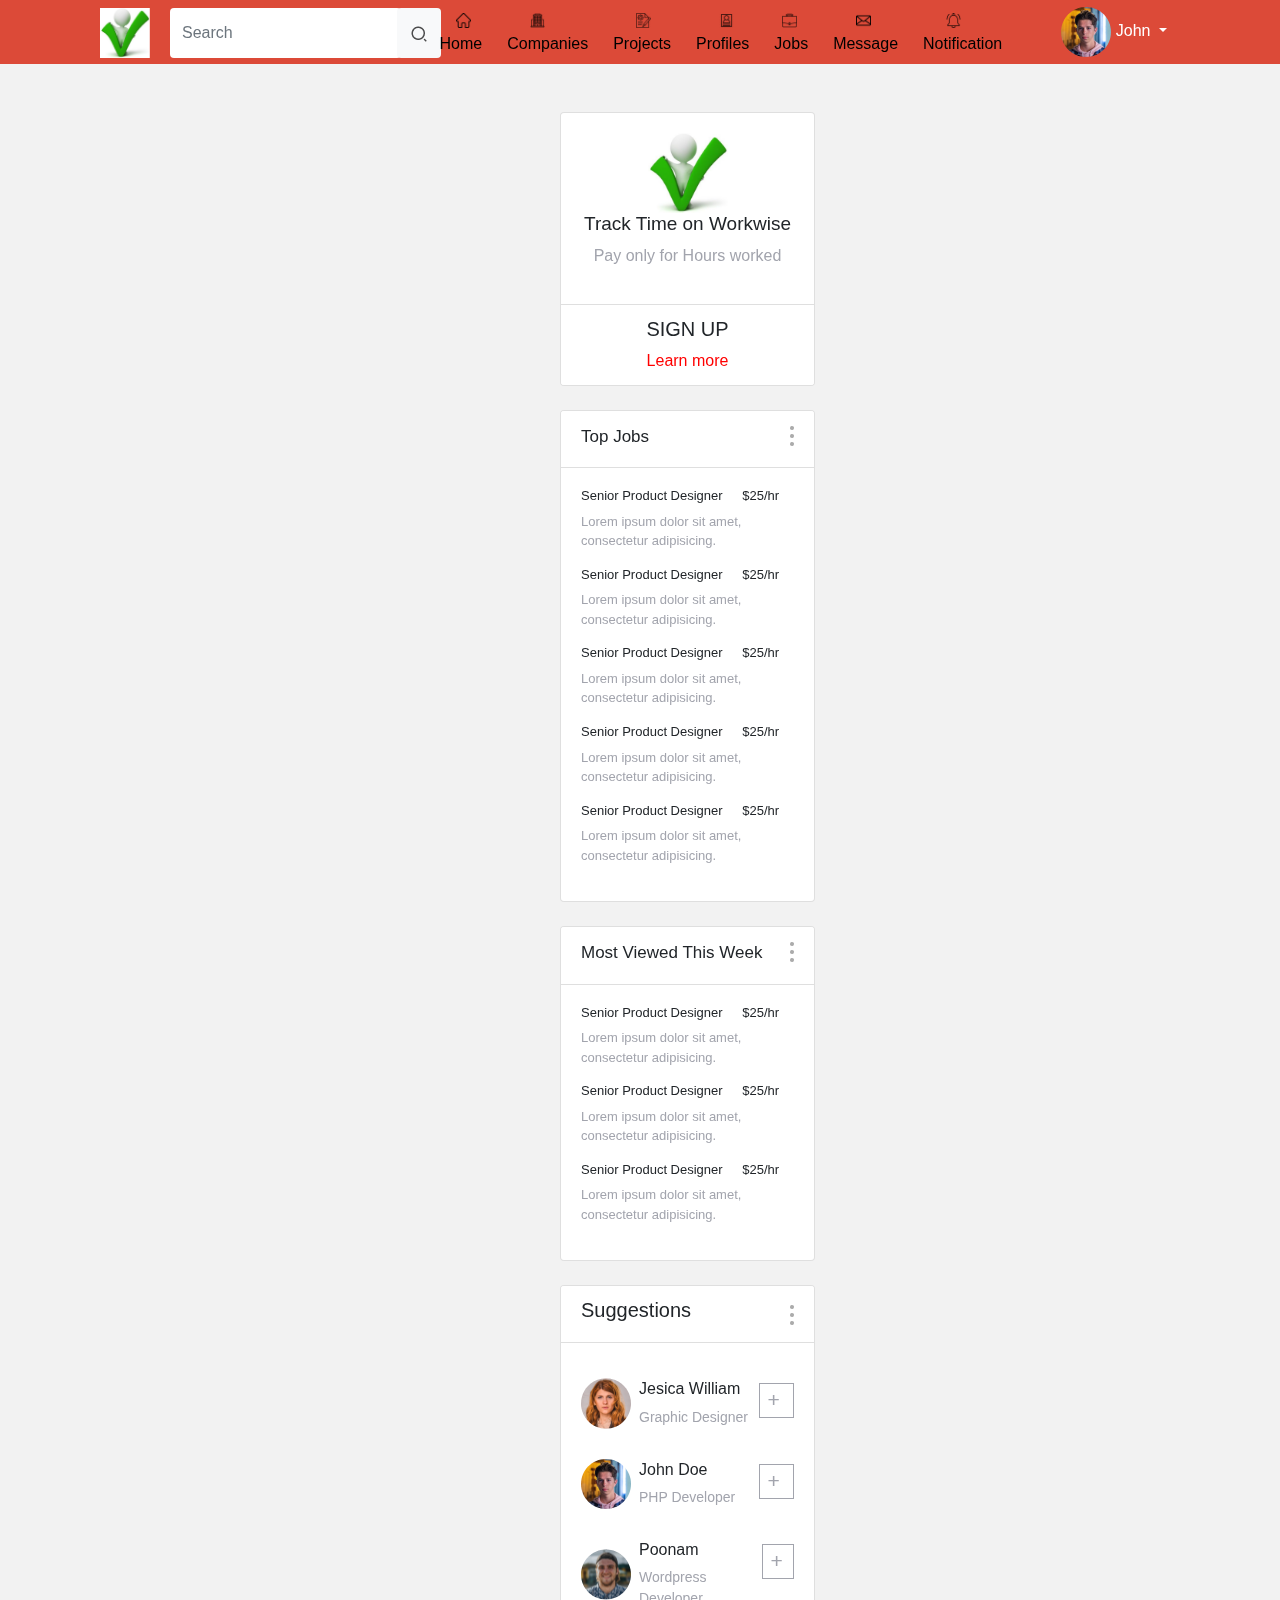
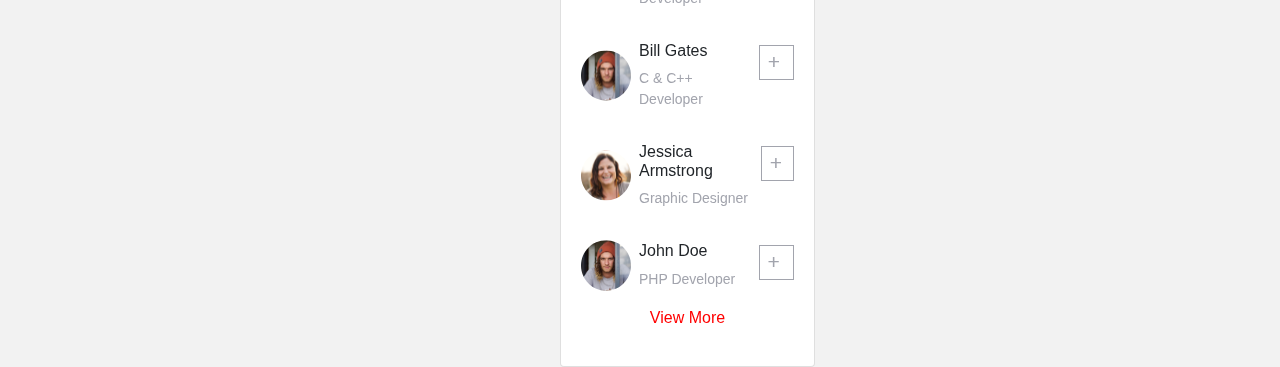
<file: jobs.html>
<!DOCTYPE html>
<html lang="en">
<head>
    <meta charset="UTF-8">
    <meta name="viewport" content="width=device-width, initial-scale=1.0, maximum-scale=1.0, user-scalable=0">
    <title>Profiles</title>
    <link rel="stylesheet" href="css/bootstrap.css">

    <link rel="stylesheet" href="OWLcarusel/OwlCarousel2-2.3.4/dist/assets/owl.carousel.css">
    <link rel="stylesheet" href="OWLcarusel/OwlCarousel2-2.3.4/dist/assets/owl.theme.default.css">
    <link rel="stylesheet" href="css/animate.min.css">
    <link href="https://unpkg.com/aos@2.3.1/dist/aos.css" rel="stylesheet">
    <link rel="stylesheet" href="css/main.css">
</head>
<body>

<div class="top">
    <div class="container">
        <nav class="col-12 d-flex justify-content-between">
            <div class="d-flex mt-2" data-aos="fade-right"data-aos-easing="ease-out-cubic"
                 data-aos-duration="2000">
                <img src="assets/icons/logo.png" alt="error" class="logo">
                <div class="d-flex form">
                    <input type="text" placeholder="Search" id="search" class="form-control">
                    <button type="button" class="btn bg-light mx-n1" onclick="mainSearch()"><img src="assets/icons/poisk.png" alt="error"></button>
                </div>
            </div>

            <ul class="nav nav-link navbar-nav navbar-expand " data-aos="zoom-in-down"data-aos-easing="ease-out-cubic"
                data-aos-duration="2000">
                <div class="d-flex justify-content-between">
                    <li><a href="index.html"><img src="assets/icons/home2.png" alt="" class="ml-3">
                        <p>Home</p></a></li>
                    <li><a href=" companies.html"><img src="assets/icons/kompanies.png" alt="">
                        <p>Companies</p></a></li>
                    <li><a href="projects.html"><img src="assets/icons/projects.png" alt="">
                        <p>Projects</p></a></li>
                    <li><a href="profiles.html"><img src="assets/icons/profiles.png" alt="">
                        <p>Profiles</p></a></li>
                </div>

                <li><a href="jobs.html"><img src="assets/icons/jobs.png" alt="" class="ml-2">
                    <p>Jobs</p></a></li>
                <li><a href="message.html"><img src="assets/icons/sms1.png" alt="">
                    <p>Message</p></a></li>
                <li><a href="notification.html"><img src="assets/icons/notification.png" alt="">
                    <p>Notification</p></a></li>

            </ul>


            <div class="cont">

                <a href="#" class="bur"  data-aos="zoom-in-down"
                   data-aos-easing="ease-out-cubic"
                   data-aos-duration="2000" data-toggle="modal" data-target="#myModal"><img src="assets/icons/burger-top1.svg" alt=""></a>

                <!-- The Modal -->
                <div class="modal fade" id="myModal">
                    <div class="modal-dialog">
                        <div class="modal-content">

                            <!-- Modal Header -->
                            <div class="modal-body">
                                <ul class="nav nav-link navbar-nav navbar-expand d-block" data-aos="zoom-in-down"data-aos-easing="ease-out-cubic"
                                    data-aos-duration="2000">
                                    <div class="d-flex justify-content-between">
                                        <li><a href="index.html"><img src="assets/icons/home2.png" alt="" class="ml-3">
                                            <p>Home</p></a></li>
                                        <li><a href=" companies.html"><img src="assets/icons/kompanies.png" alt="">
                                            <p>Companies</p></a></li>
                                        <li><a href="projects.html"><img src="assets/icons/projects.png" alt="">
                                            <p>Projects</p></a></li>
                                        <li><a href="profiles.html"><img src="assets/icons/profiles.png" alt="">
                                            <p>Profiles</p></a></li>
                                    </div>
                                    <div class="d-flex mt-3">
                                        <li><a href="jobs.html"><img src="assets/icons/jobs.png" alt="" class="ml-2">
                                            <p>Jobs</p></a></li>
                                        <li><a href="message.html"><img src="assets/icons/sms1.png" alt="">
                                            <p>Message</p></a></li>
                                        <li><a href="notification.html"><img src="assets/icons/notification.png" alt="">
                                            <p>Notification</p></a></li>
                                    </div>
                                </ul>

                            </div>

                            <!-- Modal footer -->
                            <div class="modal-footer">
                                <button type="button" class="btn btn-danger" data-dismiss="modal">Close</button>
                            </div>

                        </div>
                    </div>
                </div>

            </div>









            <div class="dropdown" data-aos="fade-left"data-aos-easing="ease-out-cubic"
                 data-aos-duration="2000">
                <button class="btn dropdown-toggle text-white " type="button" data-toggle="dropdown">
                    <img src="assets/images/card-1circle.svg" alt="">
                    John
                    <span class="caret text-white"></span></button>
                <ul class="dropdown-menu bg-danger">
                    <li><a href="#" class="text-decoration-none">HTML</a></li>
                    <li><a href="#" class="text-decoration-none">CSS</a></li>
                    <li><a href="#" class="text-decoration-none">JavaScript</a></li>
                </ul>
            </div>
        </nav>


    </div>

</div>
<div class="main mt-5">
    <div class="container">
        <div class="row">
            <div class="col-12 col-lg-3 offset-lg-5" data-aos="flip-left"
                 data-aos-easing="ease-out-cubic"
                 data-aos-duration="2000">
                <div class="card text-center track">
                    <div class="card-body">
                        <img src="assets/icons/logo.png" alt="" class="log">
                        <h6>Track Time on Workwise</h6>
                        <p>Pay only for Hours worked</p>
                    </div>
                    <div class="card-footer bg-white">
                        <h5>SIGN UP</h5>
                        <a href="#" class="text-decoration-none">Learn more</a>

                    </div>

                </div>
                <div class="card mt-4 jobs">
                    <div class="card-header bg-white d-flex justify-content-between">
                        <h5>Top Jobs</h5>
                        <a href="#" class="h-50"><img src="assets/icons/Group%203.png" alt=""></a>
                    </div>
                    <div class="card-body">
                        <div>
                            <h6>Senior Product Designer <span class="ml-3">$25/hr</span></h6>
                            <p>Lorem ipsum dolor sit amet, consectetur adipisicing.</p>
                        </div>
                        <div>
                            <h6>Senior Product Designer <span class="ml-3">$25/hr</span></h6>
                            <p>Lorem ipsum dolor sit amet, consectetur adipisicing.</p>
                        </div>

                        <div>
                            <h6>Senior Product Designer <span class="ml-3">$25/hr</span></h6>
                            <p>Lorem ipsum dolor sit amet, consectetur adipisicing.</p>
                        </div>

                        <div>
                            <h6>Senior Product Designer <span class="ml-3">$25/hr</span></h6>
                            <p>Lorem ipsum dolor sit amet, consectetur adipisicing.</p>
                        </div>

                        <div>
                            <h6>Senior Product Designer <span class="ml-3">$25/hr</span></h6>
                            <p>Lorem ipsum dolor sit amet, consectetur adipisicing.</p>
                        </div>

                    </div>
                </div>
                <div class="card mt-4 jobs">
                    <div class="card-header bg-white d-flex justify-content-between">
                        <h5>Most Viewed This Week</h5>
                        <a href="#" class="h-50"><img src="assets/icons/Group%203.png" alt=""></a>
                    </div>
                    <div class="card-body">
                        <div>
                            <h6>Senior Product Designer <span class="ml-3">$25/hr</span></h6>
                            <p>Lorem ipsum dolor sit amet, consectetur adipisicing.</p>
                        </div>
                        <div>
                            <h6>Senior Product Designer <span class="ml-3">$25/hr</span></h6>
                            <p>Lorem ipsum dolor sit amet, consectetur adipisicing.</p>
                        </div>

                        <div>
                            <h6>Senior Product Designer <span class="ml-3">$25/hr</span></h6>
                            <p>Lorem ipsum dolor sit amet, consectetur adipisicing.</p>
                        </div>

                    </div>
                </div>
                <div class="card mt-4 box-2 ">
                    <div class="card-header d-flex">
                        <h5>Suggestions</h5>
                        <a href="#" class="ml-auto h-50 mt-1"><img src="assets/icons/Group%203.png" alt=""></a>
                    </div>
                    <div class="card-body">
                        <div class="d-flex">
                            <img src="assets/images/card-8circle.svg" alt="">
                            <div class="ml-2">
                                <h6>Jesica William</h6>
                                <p>Graphic Designer</p>
                            </div>
                            <div class="plyus">
                                <a href="#"><p>+</p></a>
                            </div>
                        </div>
                        <div class="d-flex">
                            <img src="assets/images/card-1circle.svg" alt="">
                            <div class="ml-2">
                                <h6>John Doe</h6>
                                <p>PHP Developer</p>
                            </div>
                            <div class="plyus">
                                <a href="#"><p>+</p></a>
                            </div>
                        </div>
                        <div class="d-flex">
                            <img src="assets/images/card-2circle.svg" alt="">
                            <div class="ml-2">
                                <h6>Poonam</h6>
                                <p>Wordpress Developer</p>
                            </div>
                            <div class="plyus">
                                <a href="#"><p>+</p></a>
                            </div>
                        </div>
                        <div class="d-flex">
                            <img src="assets/images/card-6circle.svg" alt="">
                            <div class="ml-2">
                                <h6>Bill Gates</h6>
                                <p>C & C++ Developer</p>
                            </div>
                            <div class="plyus">
                                <a href="#"><p>+</p></a>
                            </div>
                        </div>
                        <div class="d-flex">
                            <img src="assets/images/card-3circle.svg" alt="">
                            <div class="ml-2">
                                <h6>Jessica Armstrong</h6>
                                <p>Graphic Designer</p>
                            </div>
                            <div class="plyus">
                                <a href="#"><p>+</p></a>
                            </div>
                        </div>
                        <div class="d-flex">
                            <img src="assets/images/card-6circle.svg" alt="">
                            <div class="ml-2">
                                <h6>John Doe</h6>
                                <p>PHP Developer</p>
                            </div>
                            <div class="plyus">
                                <a href="#"><p>+</p></a>
                            </div>
                        </div>
                        <div class="text-center view">
                            <a href="#"><p>View More</p></a>
                        </div>
                    </div>

                </div>


            </div>
        </div>
    </div>
</div>













<script src="js/jquery-3.3.1.slim.min.js"></script>
<script src="js/popper.min.js"></script>
<script src="js/bootstrap.js"></script>

<script src="OWLcarusel/OwlCarousel2-2.3.4/dist/owl.carousel.js"></script>
<script src="https://unpkg.com/aos@2.3.1/dist/aos.js"></script>
<script>
    AOS.init();
</script>



<script src="js/main.js"></script>



</body>
</html>
</file>
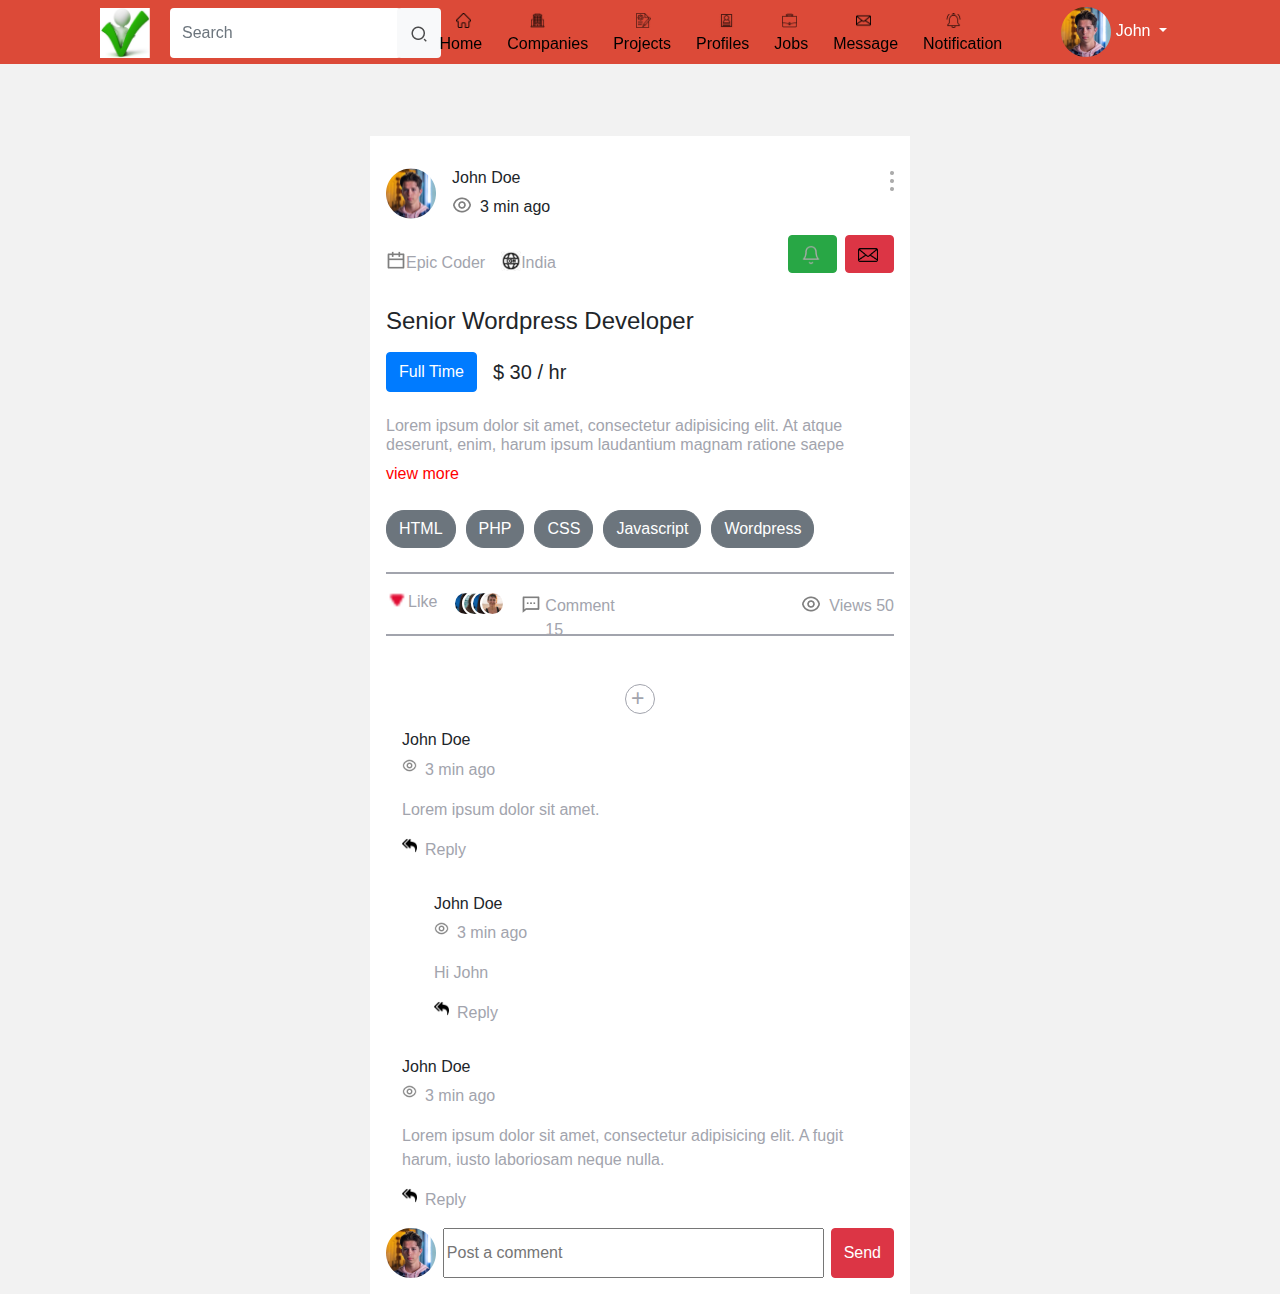
<file: message.html>
<!DOCTYPE html>
<html lang="en">
<head>
    <meta charset="UTF-8">
    <meta name="viewport" content="width=device-width, initial-scale=1.0, maximum-scale=1.0, user-scalable=0">
    <title>Profiles</title>
    <link rel="stylesheet" href="css/bootstrap.css">

    <link rel="stylesheet" href="OWLcarusel/OwlCarousel2-2.3.4/dist/assets/owl.carousel.css">
    <link rel="stylesheet" href="OWLcarusel/OwlCarousel2-2.3.4/dist/assets/owl.theme.default.css">
    <link rel="stylesheet" href="css/animate.min.css">
    <link href="https://unpkg.com/aos@2.3.1/dist/aos.css" rel="stylesheet">
    <link rel="stylesheet" href="css/main.css">
</head>
<body>
<div class="top">
    <div class="container">
        <nav class="col-12 d-flex justify-content-between">
            <div class="d-flex mt-2" data-aos="fade-right"data-aos-easing="ease-out-cubic"
                 data-aos-duration="2000">
                <img src="assets/icons/logo.png" alt="error" class="logo">
                <div class="d-flex form">
                    <input type="text" placeholder="Search" id="search" class="form-control">
                    <button type="button" class="btn bg-light mx-n1" onclick="mainSearch()"><img src="assets/icons/poisk.png" alt="error"></button>
                </div>
            </div>

            <ul class="nav nav-link navbar-nav navbar-expand " data-aos="zoom-in-down"data-aos-easing="ease-out-cubic"
                data-aos-duration="2000">
                <div class="d-flex justify-content-between">
                    <li><a href="index.html"><img src="assets/icons/home2.png" alt="" class="ml-3">
                        <p>Home</p></a></li>
                    <li><a href=" companies.html"><img src="assets/icons/kompanies.png" alt="">
                        <p>Companies</p></a></li>
                    <li><a href="projects.html"><img src="assets/icons/projects.png" alt="">
                        <p>Projects</p></a></li>
                    <li><a href="profiles.html"><img src="assets/icons/profiles.png" alt="">
                        <p>Profiles</p></a></li>
                </div>

                <li><a href="jobs.html"><img src="assets/icons/jobs.png" alt="" class="ml-2">
                    <p>Jobs</p></a></li>
                <li><a href="message.html"><img src="assets/icons/sms1.png" alt="">
                    <p>Message</p></a></li>
                <li><a href="notification.html"><img src="assets/icons/notification.png" alt="">
                    <p>Notification</p></a></li>

            </ul>


            <div class="cont">

                <a href="#" class="bur"  data-aos="zoom-in-down"
                   data-aos-easing="ease-out-cubic"
                   data-aos-duration="2000" data-toggle="modal" data-target="#myModal"><img src="assets/icons/burger-top1.svg" alt=""></a>

                <!-- The Modal -->
                <div class="modal fade" id="myModal">
                    <div class="modal-dialog">
                        <div class="modal-content">

                            <!-- Modal Header -->
                            <div class="modal-body">
                                <ul class="nav nav-link navbar-nav navbar-expand d-block" data-aos="zoom-in-down"data-aos-easing="ease-out-cubic"
                                    data-aos-duration="2000">
                                    <div class="d-flex justify-content-between">
                                        <li><a href="index.html"><img src="assets/icons/home2.png" alt="" class="ml-3">
                                            <p>Home</p></a></li>
                                        <li><a href=" companies.html"><img src="assets/icons/kompanies.png" alt="">
                                            <p>Companies</p></a></li>
                                        <li><a href="projects.html"><img src="assets/icons/projects.png" alt="">
                                            <p>Projects</p></a></li>
                                        <li><a href="profiles.html"><img src="assets/icons/profiles.png" alt="">
                                            <p>Profiles</p></a></li>
                                    </div>
                                    <div class="d-flex mt-3">
                                        <li><a href="jobs.html"><img src="assets/icons/jobs.png" alt="" class="ml-2">
                                            <p>Jobs</p></a></li>
                                        <li><a href="message.html"><img src="assets/icons/sms1.png" alt="">
                                            <p>Message</p></a></li>
                                        <li><a href="notification.html"><img src="assets/icons/notification.png" alt="">
                                            <p>Notification</p></a></li>
                                    </div>
                                </ul>

                            </div>

                            <!-- Modal footer -->
                            <div class="modal-footer">
                                <button type="button" class="btn btn-danger" data-dismiss="modal">Close</button>
                            </div>

                        </div>
                    </div>
                </div>

            </div>









            <div class="dropdown" data-aos="fade-left"data-aos-easing="ease-out-cubic"
                 data-aos-duration="2000">
                <button class="btn dropdown-toggle text-white " type="button" data-toggle="dropdown">
                    <img src="assets/images/card-1circle.svg" alt="">
                    John
                    <span class="caret text-white"></span></button>
                <ul class="dropdown-menu bg-danger">
                    <li><a href="#" class="text-decoration-none">HTML</a></li>
                    <li><a href="#" class="text-decoration-none">CSS</a></li>
                    <li><a href="#" class="text-decoration-none">JavaScript</a></li>
                </ul>
            </div>
        </nav>


    </div>

</div>

<div class="main mt-5">
    <div class="container">
        <div class="row">
            <div class="col-12 col-lg-6 offset-lg-3 mt-0"  data-aos="zoom-in-down"
                 data-aos-easing="ease-out-cubic"
                 data-aos-duration="2000">
                <div class="senior p-3 bg-white mt-4">
                    <div class="d-flex">
                        <img src="assets/images/card-1circle.svg" alt="">
                        <div class="ml-3">
                            <h6 class="mt-3">John Doe</h6>
                            <div class="d-flex">
                                <img src="assets/icons/eye.png" alt="" class="h-50 mr-2">
                                <p>3 min ago</p>
                            </div>
                        </div>
                        <a href="#" class="d-block ml-auto h-50 mt-3"> <img src="assets/icons/Group%203.png" alt=""></a>
                    </div>
                    <div class="d-flex justify-content-between epic">
                        <div class="d-flex mt-3">
                            <div class="d-flex">
                                <img src="assets/icons/epic.png" alt="">
                                <p>Epic Coder</p>
                            </div>
                            <div class="d-flex ml-3">
                                <img src="assets/icons/glob.jpg" alt="">
                                <p>India</p>
                            </div>
                        </div>
                        <div class="d-flex">
                            <button type="button" class="btn btn-success mr-2"><img src="assets/icons/bell.png" alt="">
                            </button>
                            <button type="button" class="btn btn-danger"><img src="assets/icons/sms1.png" alt="">
                            </button>
                        </div>

                    </div>
                    <div class="word mt-3">
                        <h4>Senior Wordpress Developer</h4>
                        <div class="d-flex mt-3">
                            <button type="button" class="btn btn-primary mr-3">Full Time</button>
                            <h5 class="mt-2">$ 30 / hr</h5>
                        </div>
                    </div>
                    <div class="mt-4 mb-4 more">
                        <h6>Lorem ipsum dolor sit amet, consectetur adipisicing elit. At atque deserunt, enim, harum
                            ipsum laudantium magnam ratione saepe</h6>
                        <a href="#">view more</a>
                        <div class="d-flex mt-4 mb-4 bloka">
                            <div class="d-flex">
                                <button type="button" class="btn btn-secondary">HTML</button>
                                <button type="button" class="btn btn-secondary">PHP</button>
                                <button type="button" class="btn btn-secondary">CSS</button>
                            </div>
                            <div class="block d-flex">
                                <button type="button" class="btn btn-secondary">Javascript</button>
                                <button type="button" class="btn btn-secondary">Wordpress</button>
                            </div>
                        </div>


                    </div>
                    <div class="senior-footer mt-4">
                        <div class="d-flex  mt-3">
                            <div class="d-flex">
                                <a href="#" class="d-flex text-decoration-none"><img src="assets/icons/like.png" alt=""
                                                                                     class="h-50">
                                    <p>Like</p></a>

                                <div class="d-flex ml-4">
                                    <a href="#"><img src="assets/images/sma.svg" alt="" class="mx-n2"></a>
                                    <a href="#"><img src="assets/images/small-img-girl.svg" alt="" class="mx-n2"></a>
                                    <a href="#"><img src="assets/images/small-img-girl-2.svg" alt="" class="mx-n2"></a>
                                    <a href="#"><img src="assets/images/small-img-girl-3.svg" alt="" class="mx-n2"></a>
                                </div>
                                <div class="d-flex ml-4 mt-1">
                                    <img src="assets/icons/sms.png" alt="" class="h-50 mr-1">
                                    <p>Comment 15</p>
                                </div>

                            </div>
                            <div class="d-flex ml-auto mt-1">
                                <img src="assets/icons/eye.png" alt="" class="h-50 mr-2">
                                <p>Views 50</p>
                            </div>
                        </div>

                    </div>
                    <div class="reply">
                        <div class="plus mt-5">
                            <h3>+</h3>
                        </div>
                        <div class="ml-3">
                            <h6 class="mt-3">John Doe</h6>
                            <div class="d-flex">
                                <img src="assets/icons/eye.png" alt="">
                                <p>3 min ago</p>

                            </div>
                            <p>Lorem ipsum dolor sit amet.</p>
                            <div class="d-flex">
                                <img src="assets/icons/reply.png" alt="">
                                <p>Reply</p>
                            </div>
                        </div>

                        <div class="ml-5">
                            <h6 class="mt-3">John Doe</h6>
                            <div class="d-flex">
                                <img src="assets/icons/eye.png" alt="" class="h-50 mr-2">
                                <p>3 min ago</p>

                            </div>
                            <p>Hi John</p>
                            <div class="d-flex">
                                <img src="assets/icons/reply.png" alt="">
                                <p>Reply</p>
                            </div>
                        </div>

                        <div class="ml-3">
                            <h6 class="mt-3">John Doe</h6>
                            <div class="d-flex">
                                <img src="assets/icons/eye.png" alt="" class="h-50 mr-2">
                                <p>3 min ago</p>

                            </div>
                            <p>Lorem ipsum dolor sit amet, consectetur adipisicing elit. A fugit harum, iusto laboriosam
                                neque nulla.</p>
                            <div class="d-flex">
                                <img src="assets/icons/reply.png" alt="">
                                <p>Reply</p>
                            </div>
                        </div>

                        <div class="d-flex justify-content-between ">
                            <img src="assets/images/card-1circle.svg" alt="" class="send">
                            <input type="text" id="send" placeholder="Post a comment" class="w-75 ">
                            <button type="button" onclick="sendSearch()" class="btn btn-danger">Send</button>
                        </div>

                    </div>

                </div>

            </div>

        </div>
    </div>
</div>






<script src="js/jquery-3.3.1.slim.min.js"></script>
<script src="js/popper.min.js"></script>
<script src="js/bootstrap.js"></script>

<script src="OWLcarusel/OwlCarousel2-2.3.4/dist/owl.carousel.js"></script>
<script src="https://unpkg.com/aos@2.3.1/dist/aos.js"></script>
<script>
    AOS.init();
</script>



<script src="js/main.js"></script>



</body>
</html>
</file>
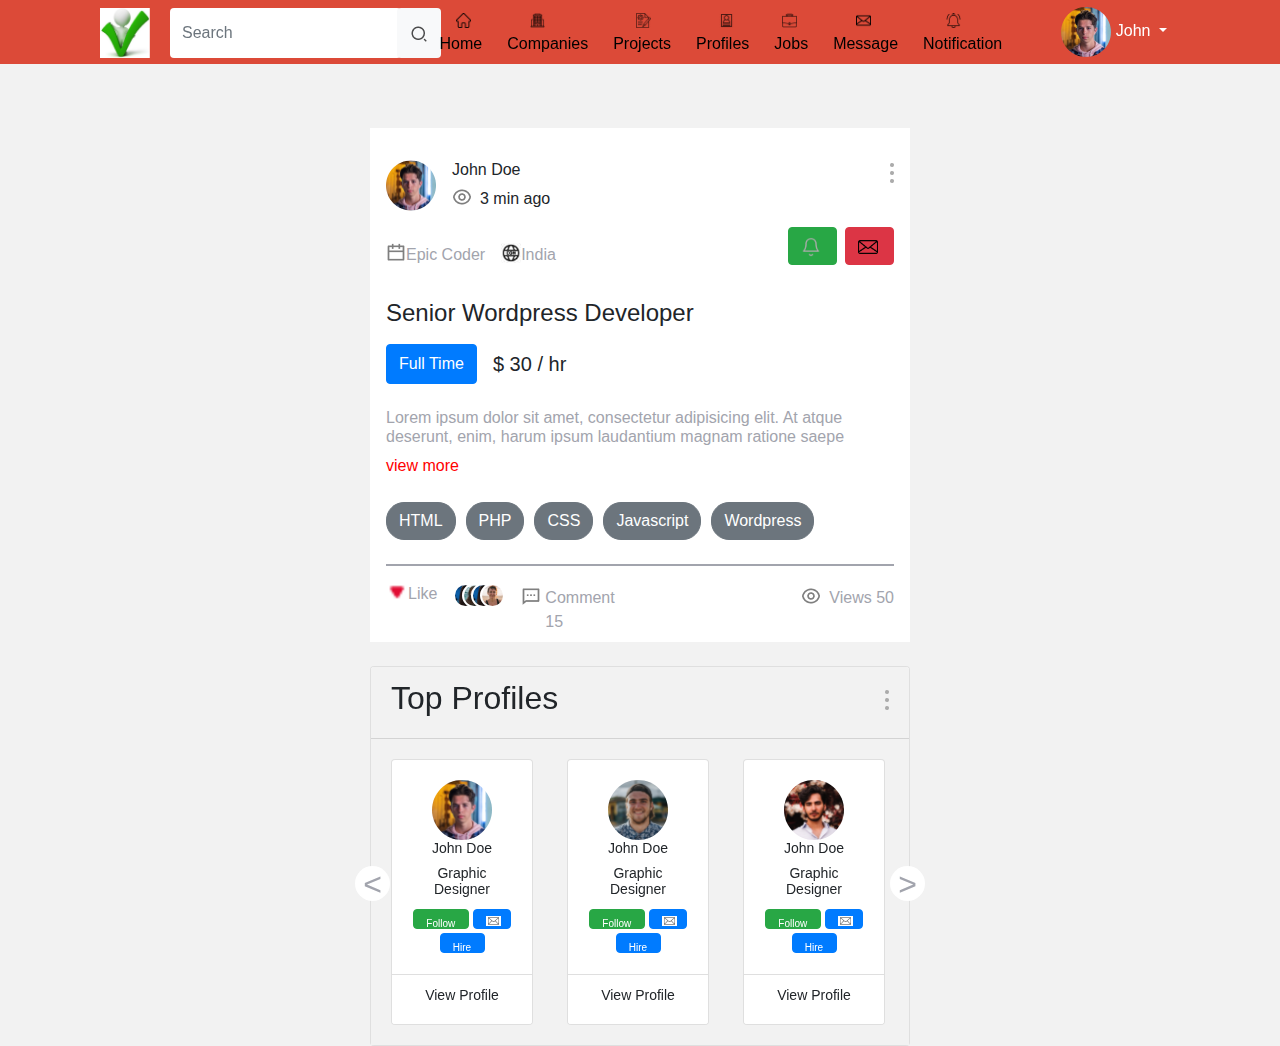
<file: notification.html>
<!DOCTYPE html>
<html lang="en">
<head>
    <meta charset="UTF-8">
    <meta name="viewport" content="width=device-width, initial-scale=1.0, maximum-scale=1.0, user-scalable=0">
    <title>Profiles</title>
    <link rel="stylesheet" href="css/bootstrap.css">

    <link rel="stylesheet" href="OWLcarusel/OwlCarousel2-2.3.4/dist/assets/owl.carousel.css">
    <link rel="stylesheet" href="OWLcarusel/OwlCarousel2-2.3.4/dist/assets/owl.theme.default.css">
    <link rel="stylesheet" href="css/animate.min.css">
    <link href="https://unpkg.com/aos@2.3.1/dist/aos.css" rel="stylesheet">
    <link rel="stylesheet" href="css/main.css">
</head>
<body>
<div class="top">
    <div class="container">
        <nav class="col-12 d-flex justify-content-between">
            <div class="d-flex mt-2" data-aos="fade-right"data-aos-easing="ease-out-cubic"
                 data-aos-duration="2000">
                <img src="assets/icons/logo.png" alt="error" class="logo">
                <div class="d-flex form">
                    <input type="text" placeholder="Search" id="search" class="form-control">
                    <button type="button" class="btn bg-light mx-n1" onclick="mainSearch()"><img src="assets/icons/poisk.png" alt="error"></button>
                </div>
            </div>

            <ul class="nav nav-link navbar-nav navbar-expand " data-aos="zoom-in-down"data-aos-easing="ease-out-cubic"
                data-aos-duration="2000">
                <div class="d-flex justify-content-between">
                    <li><a href="index.html"><img src="assets/icons/home2.png" alt="" class="ml-3">
                        <p>Home</p></a></li>
                    <li><a href=" companies.html"><img src="assets/icons/kompanies.png" alt="">
                        <p>Companies</p></a></li>
                    <li><a href="projects.html"><img src="assets/icons/projects.png" alt="">
                        <p>Projects</p></a></li>
                    <li><a href="profiles.html"><img src="assets/icons/profiles.png" alt="">
                        <p>Profiles</p></a></li>
                </div>

                <li><a href="jobs.html"><img src="assets/icons/jobs.png" alt="" class="ml-2">
                    <p>Jobs</p></a></li>
                <li><a href="message.html"><img src="assets/icons/sms1.png" alt="">
                    <p>Message</p></a></li>
                <li><a href="notification.html"><img src="assets/icons/notification.png" alt="">
                    <p>Notification</p></a></li>

            </ul>


            <div class="cont">

                <a href="#" class="bur"  data-aos="zoom-in-down"
                   data-aos-easing="ease-out-cubic"
                   data-aos-duration="2000" data-toggle="modal" data-target="#myModal"><img src="assets/icons/burger-top1.svg" alt=""></a>

                <!-- The Modal -->
                <div class="modal fade" id="myModal">
                    <div class="modal-dialog">
                        <div class="modal-content">

                            <!-- Modal Header -->
                            <div class="modal-body">
                                <ul class="nav nav-link navbar-nav navbar-expand d-block" data-aos="zoom-in-down"data-aos-easing="ease-out-cubic"
                                    data-aos-duration="2000">
                                    <div class="d-flex justify-content-between">
                                        <li><a href="index.html"><img src="assets/icons/home2.png" alt="" class="ml-3">
                                            <p>Home</p></a></li>
                                        <li><a href=" companies.html"><img src="assets/icons/kompanies.png" alt="">
                                            <p>Companies</p></a></li>
                                        <li><a href="projects.html"><img src="assets/icons/projects.png" alt="">
                                            <p>Projects</p></a></li>
                                        <li><a href="profiles.html"><img src="assets/icons/profiles.png" alt="">
                                            <p>Profiles</p></a></li>
                                    </div>
                                    <div class="d-flex mt-3">
                                        <li><a href="jobs.html"><img src="assets/icons/jobs.png" alt="" class="ml-2">
                                            <p>Jobs</p></a></li>
                                        <li><a href="message.html"><img src="assets/icons/sms1.png" alt="">
                                            <p>Message</p></a></li>
                                        <li><a href="notification.html"><img src="assets/icons/notification.png" alt="">
                                            <p>Notification</p></a></li>
                                    </div>
                                </ul>

                            </div>

                            <!-- Modal footer -->
                            <div class="modal-footer">
                                <button type="button" class="btn btn-danger" data-dismiss="modal">Close</button>
                            </div>

                        </div>
                    </div>
                </div>

            </div>









            <div class="dropdown" data-aos="fade-left"data-aos-easing="ease-out-cubic"
                 data-aos-duration="2000">
                <button class="btn dropdown-toggle text-white " type="button" data-toggle="dropdown">
                    <img src="assets/images/card-1circle.svg" alt="">
                    John
                    <span class="caret text-white"></span></button>
                <ul class="dropdown-menu bg-danger">
                    <li><a href="#" class="text-decoration-none">HTML</a></li>
                    <li><a href="#" class="text-decoration-none">CSS</a></li>
                    <li><a href="#" class="text-decoration-none">JavaScript</a></li>
                </ul>
            </div>
        </nav>


    </div>

</div>

<div class="main mt-5">
    <div class="container">
        <div class="row">
            <div class="col-12 col-lg-6 offset-lg-3 mt-0"  data-aos="zoom-in-down"
                 data-aos-easing="ease-out-cubic"
                 data-aos-duration="2000">

                <div class="senior p-3 bg-white mt-3">
                    <div class="d-flex">
                        <img src="assets/images/card-1circle.svg" alt="">
                        <div class="ml-3">
                            <h6 class="mt-3">John Doe</h6>
                            <div class="d-flex">
                                <img src="assets/icons/eye.png" alt="" class="h-50 mr-2">
                                <p>3 min ago</p>
                            </div>
                        </div>
                        <a href="#" class="d-block ml-auto h-50 mt-3"> <img src="assets/icons/Group%203.png" alt=""></a>
                    </div>
                    <div class="d-flex justify-content-between epic">
                        <div class="d-flex mt-3">
                            <div class="d-flex">
                                <img src="assets/icons/epic.png" alt="">
                                <p>Epic Coder</p>
                            </div>
                            <div class="d-flex ml-3">
                                <img src="assets/icons/glob.jpg" alt="">
                                <p>India</p>
                            </div>
                        </div>
                        <div class="d-flex">
                            <button type="button" class="btn btn-success mr-2"><img src="assets/icons/bell.png" alt="">
                            </button>
                            <button type="button" class="btn btn-danger"><img src="assets/icons/sms1.png" alt="">
                            </button>
                        </div>

                    </div>
                    <div class="word mt-3">
                        <h4>Senior Wordpress Developer</h4>
                        <div class="d-flex mt-3">
                            <button type="button" class="btn btn-primary mr-3">Full Time</button>
                            <h5 class="mt-2">$ 30 / hr</h5>
                        </div>
                    </div>
                    <div class="mt-4 mb-4 more">
                        <h6>Lorem ipsum dolor sit amet, consectetur adipisicing elit. At atque deserunt, enim, harum
                            ipsum laudantium magnam ratione saepe</h6>
                        <a href="#">view more</a>
                        <div class="d-flex mt-4 mb-4 bloka">
                            <div class="d-flex">
                                <button type="button" class="btn btn-secondary">HTML</button>
                                <button type="button" class="btn btn-secondary">PHP</button>
                                <button type="button" class="btn btn-secondary">CSS</button>
                            </div>
                            <div class="block d-flex">
                                <button type="button" class="btn btn-secondary">Javascript</button>
                                <button type="button" class="btn btn-secondary">Wordpress</button>
                            </div>
                        </div>


                    </div>
                    <div class="senior-footer mt-4">
                        <div class="d-flex  mt-3">
                            <div class="d-flex">
                                <a href="#" class="d-flex text-decoration-none"><img src="assets/icons/like.png" alt=""
                                                                                     class="h-50">
                                    <p>Like</p></a>

                                <div class="d-flex ml-4">
                                    <a href="#"><img src="assets/images/sma.svg" alt="" class="mx-n2"></a>
                                    <a href="#"><img src="assets/images/small-img-girl.svg" alt="" class="mx-n2"></a>
                                    <a href="#"><img src="assets/images/small-img-girl-2.svg" alt="" class="mx-n2"></a>
                                    <a href="#"><img src="assets/images/small-img-girl-3.svg" alt="" class="mx-n2"></a>
                                </div>
                                <div class="d-flex ml-4 mt-1">
                                    <img src="assets/icons/sms.png" alt="" class="h-50 mr-1">
                                    <p>Comment 15</p>
                                </div>

                            </div>
                            <div class="d-flex ml-auto mt-1">
                                <img src="assets/icons/eye.png" alt="" class="h-50 mr-2">
                                <p>Views 50</p>
                            </div>
                        </div>

                    </div>

                </div>
                <div class="profiles mt-4 position-relative">

                    <div class="card ">
                        <div class="card-header d-flex justify-content-between">
                            <h2>Top Profiles</h2>
                            <a href="#" class="h-50 mt-2"><img src="assets/icons/Group%203.png" alt=""></a>
                        </div>

                        <div class="owl-carousel owl-theme  card-body ">
                            <div class="card bg-white mr-1 text-center">
                                <div class="card-body">
                                    <img src="assets/images/card-1circle.svg" alt="error">
                                    <h4>John Doe</h4>
                                    <h4>Graphic Designer</h4>
                                    <button type="button" class="btn btn-success">Follow</button>
                                    <button type="button" class="btn btn-primary but1"><img src="assets/icons/cmc.jpg"
                                                                                            alt=""></button>
                                    <button type="button" class="btn btn-primary but">Hire</button>
                                </div>
                                <div class="card-footer bg-white">
                                    <h4>View Profile</h4>
                                </div>
                            </div>
                            <div class="card bg-white mr-1 text-center ">
                                <div class="card-body">
                                    <img src="assets/images/card-2circle.svg" alt="error">
                                    <h4>John Doe</h4>
                                    <h4>Graphic Designer</h4>
                                    <button type="button" class="btn btn-success">Follow</button>
                                    <button type="button" class="btn btn-primary but1"><img src="assets/icons/cmc.jpg"
                                                                                            alt=""></button>
                                    <button type="button" class="btn btn-primary but">Hire</button>
                                </div>
                                <div class="card-footer bg-white">
                                    <h4>View Profile</h4>
                                </div>
                            </div>
                            <div class="card bg-white mr-1 text-center ">
                                <div class="card-body">
                                    <img src="assets/images/card-5circle.svg" alt="error">
                                    <h4>John Doe</h4>
                                    <h4>Graphic Designer</h4>
                                    <button type="button" class="btn btn-success">Follow</button>
                                    <button type="button" class="btn btn-primary but1"><img src="assets/icons/cmc.jpg"
                                                                                            alt=""></button>
                                    <button type="button" class="btn btn-primary but">Hire</button>
                                </div>
                                <div class="card-footer bg-white">
                                    <h4>View Profile</h4>
                                </div>
                            </div>


                        </div>

                    </div>

                    <div class="position-absolute str-left owl-prev" role="presentation"><h2 aria-label="Previous">
                        < </h2></div>
                    <div class="position-absolute str-right owl-prev" role="presentation"><h2 aria-label="Next"> > </h2>
                    </div>
                </div>
            </div>

        </div>
    </div>
</div>










<script src="js/jquery-3.3.1.slim.min.js"></script>
<script src="js/popper.min.js"></script>
<script src="js/bootstrap.js"></script>

<script src="OWLcarusel/OwlCarousel2-2.3.4/dist/owl.carousel.js"></script>
<script src="https://unpkg.com/aos@2.3.1/dist/aos.js"></script>
<script>
    AOS.init();
</script>



<script src="js/main.js"></script>

</body>
</html>
</file>
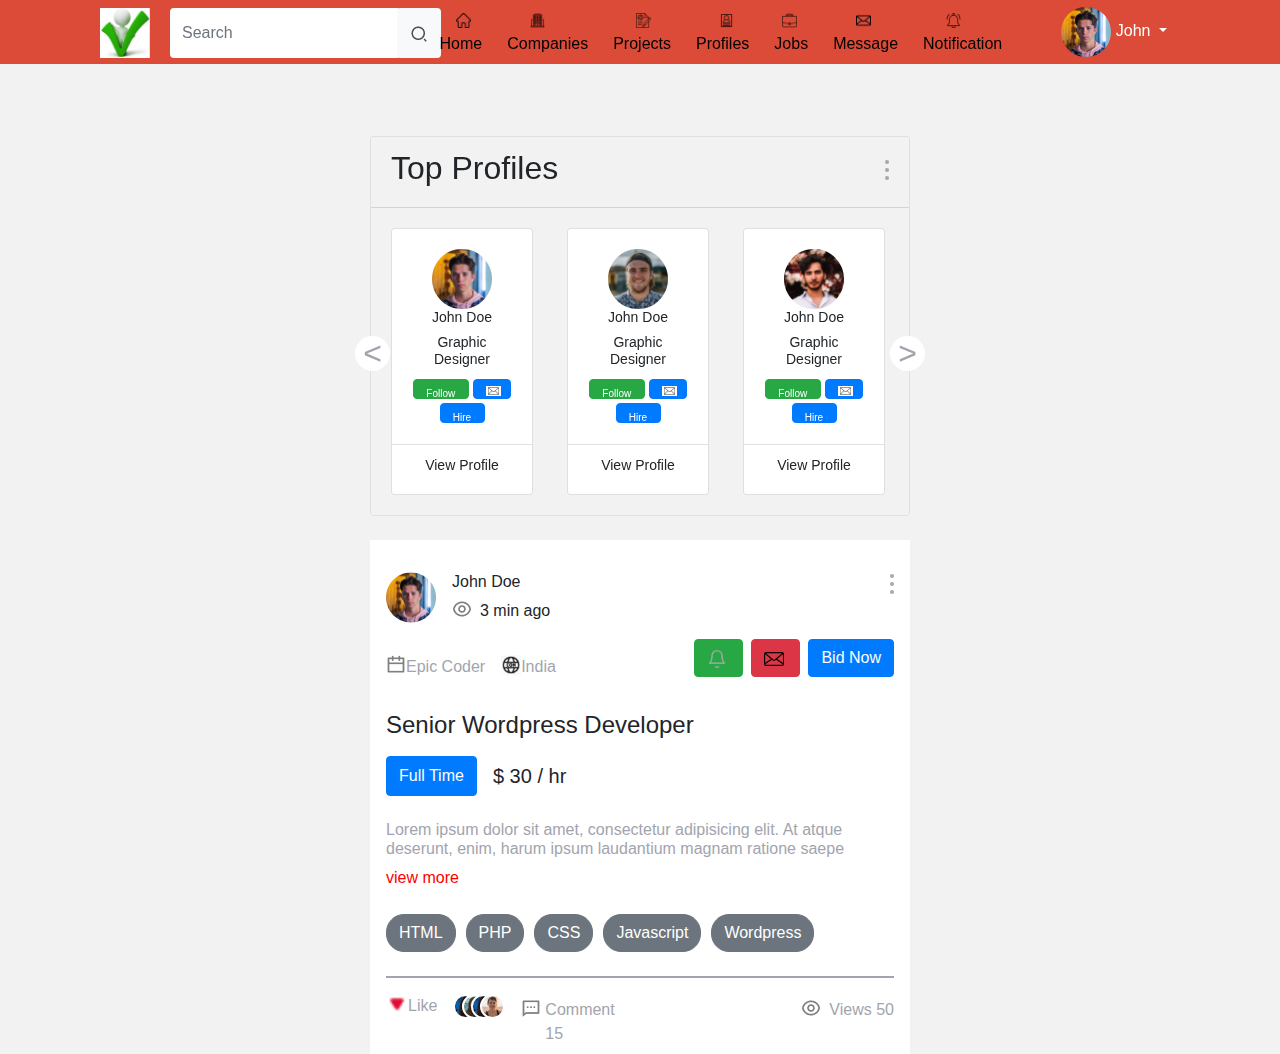
<file: profiles.html>
<!DOCTYPE html>
<html lang="en">
<head>
    <meta charset="UTF-8">
    <meta name="viewport" content="width=device-width, initial-scale=1.0, maximum-scale=1.0, user-scalable=0">
    <title>Profiles</title>
    <link rel="stylesheet" href="css/bootstrap.css">

    <link rel="stylesheet" href="OWLcarusel/OwlCarousel2-2.3.4/dist/assets/owl.carousel.css">
    <link rel="stylesheet" href="OWLcarusel/OwlCarousel2-2.3.4/dist/assets/owl.theme.default.css">
    <link rel="stylesheet" href="css/animate.min.css">
    <link href="https://unpkg.com/aos@2.3.1/dist/aos.css" rel="stylesheet">
    <link rel="stylesheet" href="css/main.css">
</head>
<body>

<div class="top">
    <div class="container">
        <nav class="col-12 d-flex justify-content-between">
            <div class="d-flex mt-2" data-aos="fade-right"data-aos-easing="ease-out-cubic"
                 data-aos-duration="2000">
                <img src="assets/icons/logo.png" alt="error" class="logo">
                <div class="d-flex form">
                    <input type="text" placeholder="Search" id="search" class="form-control">
                    <button type="button" class="btn bg-light mx-n1" onclick="mainSearch()"><img src="assets/icons/poisk.png" alt="error"></button>
                </div>
            </div>

            <ul class="nav nav-link navbar-nav navbar-expand " data-aos="zoom-in-down"data-aos-easing="ease-out-cubic"
                data-aos-duration="2000">
                <div class="d-flex justify-content-between">
                    <li><a href="index.html"><img src="assets/icons/home2.png" alt="" class="ml-3">
                        <p>Home</p></a></li>
                    <li><a href=" companies.html"><img src="assets/icons/kompanies.png" alt="">
                        <p>Companies</p></a></li>
                    <li><a href="projects.html"><img src="assets/icons/projects.png" alt="">
                        <p>Projects</p></a></li>
                    <li><a href="profiles.html"><img src="assets/icons/profiles.png" alt="">
                        <p>Profiles</p></a></li>
                </div>

                <li><a href="jobs.html"><img src="assets/icons/jobs.png" alt="" class="ml-2">
                    <p>Jobs</p></a></li>
                <li><a href="message.html"><img src="assets/icons/sms1.png" alt="">
                    <p>Message</p></a></li>
                <li><a href="notification.html"><img src="assets/icons/notification.png" alt="">
                    <p>Notification</p></a></li>

            </ul>


            <div class="cont">

                <a href="#" class="bur"  data-aos="zoom-in-down"
                   data-aos-easing="ease-out-cubic"
                   data-aos-duration="2000" data-toggle="modal" data-target="#myModal"><img src="assets/icons/burger-top1.svg" alt=""></a>

                <!-- The Modal -->
                <div class="modal fade" id="myModal">
                    <div class="modal-dialog">
                        <div class="modal-content">

                            <!-- Modal Header -->
                            <div class="modal-body">
                                <ul class="nav nav-link navbar-nav navbar-expand d-block" data-aos="zoom-in-down"data-aos-easing="ease-out-cubic"
                                    data-aos-duration="2000">
                                    <div class="d-flex justify-content-between">
                                        <li><a href="index.html"><img src="assets/icons/home2.png" alt="" class="ml-3">
                                            <p>Home</p></a></li>
                                        <li><a href=" companies.html"><img src="assets/icons/kompanies.png" alt="">
                                            <p>Companies</p></a></li>
                                        <li><a href="projects.html"><img src="assets/icons/projects.png" alt="">
                                            <p>Projects</p></a></li>
                                        <li><a href="profiles.html"><img src="assets/icons/profiles.png" alt="">
                                            <p>Profiles</p></a></li>
                                    </div>
                                    <div class="d-flex mt-3">
                                        <li><a href="jobs.html"><img src="assets/icons/jobs.png" alt="" class="ml-2">
                                            <p>Jobs</p></a></li>
                                        <li><a href="message.html"><img src="assets/icons/sms1.png" alt="">
                                            <p>Message</p></a></li>
                                        <li><a href="notification.html"><img src="assets/icons/notification.png" alt="">
                                            <p>Notification</p></a></li>
                                    </div>
                                </ul>

                            </div>

                            <!-- Modal footer -->
                            <div class="modal-footer">
                                <button type="button" class="btn btn-danger" data-dismiss="modal">Close</button>
                            </div>

                        </div>
                    </div>
                </div>

            </div>









            <div class="dropdown" data-aos="fade-left"data-aos-easing="ease-out-cubic"
                 data-aos-duration="2000">
                <button class="btn dropdown-toggle text-white " type="button" data-toggle="dropdown">
                    <img src="assets/images/card-1circle.svg" alt="">
                    John
                    <span class="caret text-white"></span></button>
                <ul class="dropdown-menu bg-danger">
                    <li><a href="#" class="text-decoration-none">HTML</a></li>
                    <li><a href="#" class="text-decoration-none">CSS</a></li>
                    <li><a href="#" class="text-decoration-none">JavaScript</a></li>
                </ul>
            </div>
        </nav>


    </div>

</div>

<div class="main mt-5">
    <div class="container">
        <div class="row">
            <div class="col-12 col-lg-6 offset-lg-3 mt-0"  data-aos="zoom-in-down"
                 data-aos-easing="ease-out-cubic"
                 data-aos-duration="2000">
                <div class="profiles mt-4 position-relative">

                    <div class="card ">
                        <div class="card-header d-flex justify-content-between">
                            <h2>Top Profiles</h2>
                            <a href="#" class="h-50 mt-2"><img src="assets/icons/Group%203.png" alt=""></a>
                        </div>

                        <div class="owl-carousel owl-theme  card-body ">
                            <div class="card bg-white mr-1 text-center">
                                <div class="card-body">
                                    <img src="assets/images/card-1circle.svg" alt="error">
                                    <h4>John Doe</h4>
                                    <h4>Graphic Designer</h4>
                                    <button type="button" class="btn btn-success">Follow</button>
                                    <button type="button" class="btn btn-primary but1"><img src="assets/icons/cmc.jpg"
                                                                                            alt=""></button>
                                    <button type="button" class="btn btn-primary but">Hire</button>
                                </div>
                                <div class="card-footer bg-white">
                                    <h4>View Profile</h4>
                                </div>
                            </div>
                            <div class="card bg-white mr-1 text-center ">
                                <div class="card-body">
                                    <img src="assets/images/card-2circle.svg" alt="error">
                                    <h4>John Doe</h4>
                                    <h4>Graphic Designer</h4>
                                    <button type="button" class="btn btn-success">Follow</button>
                                    <button type="button" class="btn btn-primary but1"><img src="assets/icons/cmc.jpg"
                                                                                            alt=""></button>
                                    <button type="button" class="btn btn-primary but">Hire</button>
                                </div>
                                <div class="card-footer bg-white">
                                    <h4>View Profile</h4>
                                </div>
                            </div>
                            <div class="card bg-white mr-1 text-center ">
                                <div class="card-body">
                                    <img src="assets/images/card-5circle.svg" alt="error">
                                    <h4>John Doe</h4>
                                    <h4>Graphic Designer</h4>
                                    <button type="button" class="btn btn-success">Follow</button>
                                    <button type="button" class="btn btn-primary but1"><img src="assets/icons/cmc.jpg"
                                                                                            alt=""></button>
                                    <button type="button" class="btn btn-primary but">Hire</button>
                                </div>
                                <div class="card-footer bg-white">
                                    <h4>View Profile</h4>
                                </div>
                            </div>


                        </div>

                    </div>

                    <div class="position-absolute str-left owl-prev" role="presentation"><h2 aria-label="Previous">
                        < </h2></div>
                    <div class="position-absolute str-right owl-prev" role="presentation"><h2 aria-label="Next"> > </h2>
                    </div>
                </div>
                <div class="senior p-3 bg-white mt-4">
                    <div class="d-flex">
                        <img src="assets/images/card-1circle.svg" alt="">
                        <div class="ml-3">
                            <h6 class="mt-3">John Doe</h6>
                            <div class="d-flex">
                                <img src="assets/icons/eye.png" alt="" class="h-50 mr-2">
                                <p>3 min ago</p>
                            </div>
                        </div>
                        <a href="#" class="d-block ml-auto h-50 mt-3"> <img src="assets/icons/Group%203.png" alt=""></a>
                    </div>
                    <div class="d-flex justify-content-between epic ep">
                        <div class="d-flex mt-3">
                            <div class="d-flex">
                                <img src="assets/icons/epic.png" alt="">
                                <p>Epic Coder</p>
                            </div>
                            <div class="d-flex ml-3">
                                <img src="assets/icons/glob.jpg" alt="">
                                <p>India</p>
                            </div>
                        </div>
                        <div class="d-flex bid">
                            <button type="button" class="btn btn-success mr-2"><img src="assets/icons/bell.png" alt="">
                            </button>
                            <button type="button" class="btn btn-danger mr-2"><img src="assets/icons/sms1.png" alt="">
                            </button>
                            <div>
                                <button type="button" class="btn btn-primary">Bid Now</button>
                            </div>
                        </div>

                    </div>
                    <div class="word mt-3">
                        <h4>Senior Wordpress Developer</h4>
                        <div class="d-flex mt-3">
                            <button type="button" class="btn btn-primary mr-3">Full Time</button>
                            <h5 class="mt-2">$ 30 / hr</h5>
                        </div>
                    </div>
                    <div class="mt-4 mb-4 more">
                        <h6>Lorem ipsum dolor sit amet, consectetur adipisicing elit. At atque deserunt, enim, harum
                            ipsum laudantium magnam ratione saepe</h6>
                        <a href="#">view more</a>
                        <div class="d-flex mt-4 mb-4 bloka">
                            <div class="d-flex">
                                <button type="button" class="btn btn-secondary">HTML</button>
                                <button type="button" class="btn btn-secondary">PHP</button>
                                <button type="button" class="btn btn-secondary">CSS</button>
                            </div>
                            <div class="block d-flex">
                                <button type="button" class="btn btn-secondary">Javascript</button>
                                <button type="button" class="btn btn-secondary">Wordpress</button>
                            </div>
                        </div>


                    </div>
                    <div class="senior-footer mt-4">
                        <div class="d-flex  mt-3">
                            <div class="d-flex">
                                <a href="#" class="d-flex text-decoration-none"><img src="assets/icons/like.png" alt=""
                                                                                     class="h-50">
                                    <p>Like</p></a>

                                <div class="d-flex ml-4">
                                    <a href="#"><img src="assets/images/sma.svg" alt="" class="mx-n2"></a>
                                    <a href="#"><img src="assets/images/small-img-girl.svg" alt="" class="mx-n2"></a>
                                    <a href="#"><img src="assets/images/small-img-girl-2.svg" alt="" class="mx-n2"></a>
                                    <a href="#"><img src="assets/images/small-img-girl-3.svg" alt="" class="mx-n2"></a>
                                </div>
                                <div class="d-flex ml-4 mt-1">
                                    <img src="assets/icons/sms.png" alt="" class="h-50 mr-1">
                                    <p>Comment 15</p>
                                </div>

                            </div>
                            <div class="d-flex ml-auto mt-1">
                                <img src="assets/icons/eye.png" alt="" class="h-50 mr-2">
                                <p>Views 50</p>
                            </div>
                        </div>

                    </div>

                </div>


            </div>

        </div>
    </div>
</div>



<script src="js/jquery-3.3.1.slim.min.js"></script>
<script src="js/popper.min.js"></script>
<script src="js/bootstrap.js"></script>

<script src="OWLcarusel/OwlCarousel2-2.3.4/dist/owl.carousel.js"></script>
<script src="https://unpkg.com/aos@2.3.1/dist/aos.js"></script>
<script>
    AOS.init();
</script>



<script src="js/main.js"></script>





</body>
</html>
</file>
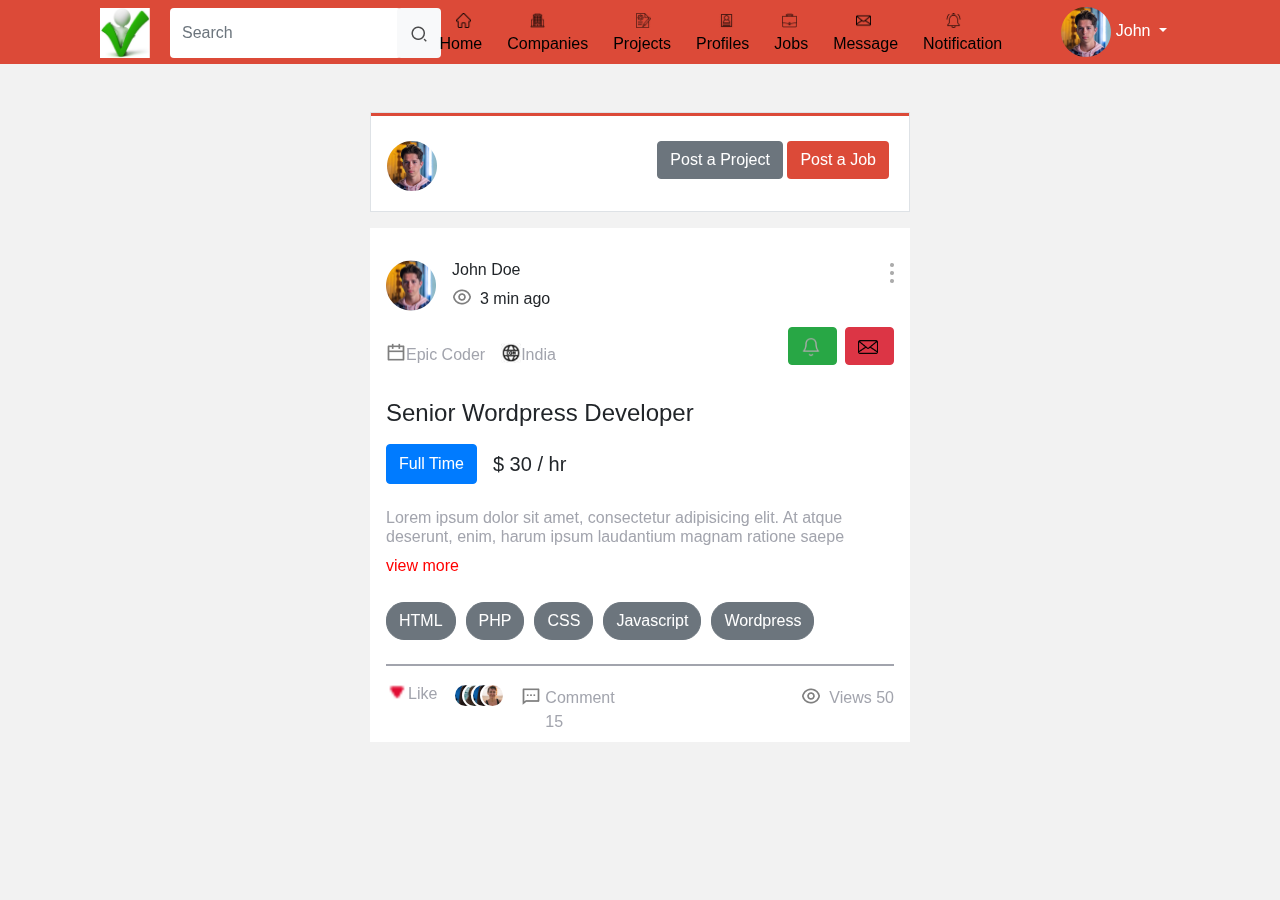
<file: projects.html>
<!DOCTYPE html>
<html lang="en">
<head>
    <meta charset="UTF-8">
    <meta name="viewport" content="width=device-width, initial-scale=1.0, maximum-scale=1.0, user-scalable=0">
    <title>Projects</title>
    <link rel="stylesheet" href="css/bootstrap.css">

    <link rel="stylesheet" href="OWLcarusel/OwlCarousel2-2.3.4/dist/assets/owl.carousel.css">
    <link rel="stylesheet" href="OWLcarusel/OwlCarousel2-2.3.4/dist/assets/owl.theme.default.css">
    <link rel="stylesheet" href="css/animate.min.css">
    <link href="https://unpkg.com/aos@2.3.1/dist/aos.css" rel="stylesheet">
    <link rel="stylesheet" href="css/main.css">
</head>
<body>
<div class="top">
    <div class="container">
        <nav class="col-12 d-flex justify-content-between">
            <div class="d-flex mt-2" data-aos="fade-right"data-aos-easing="ease-out-cubic"
                 data-aos-duration="2000">
                <img src="assets/icons/logo.png" alt="error" class="logo">
                <div class="d-flex form">
                    <input type="text" placeholder="Search" id="search" class="form-control">
                    <button type="button" class="btn bg-light mx-n1" onclick="mainSearch()"><img src="assets/icons/poisk.png" alt="error"></button>
                </div>
            </div>

            <ul class="nav nav-link navbar-nav navbar-expand " data-aos="zoom-in-down"data-aos-easing="ease-out-cubic"
                data-aos-duration="2000">
                <div class="d-flex justify-content-between">
                    <li><a href="index.html"><img src="assets/icons/home2.png" alt="" class="ml-3">
                        <p>Home</p></a></li>
                    <li><a href=" companies.html"><img src="assets/icons/kompanies.png" alt="">
                        <p>Companies</p></a></li>
                    <li><a href="projects.html"><img src="assets/icons/projects.png" alt="">
                        <p>Projects</p></a></li>
                    <li><a href="profiles.html"><img src="assets/icons/profiles.png" alt="">
                        <p>Profiles</p></a></li>
                </div>

                <li><a href="jobs.html"><img src="assets/icons/jobs.png" alt="" class="ml-2">
                    <p>Jobs</p></a></li>
                <li><a href="message.html"><img src="assets/icons/sms1.png" alt="">
                    <p>Message</p></a></li>
                <li><a href="notification.html"><img src="assets/icons/notification.png" alt="">
                    <p>Notification</p></a></li>

            </ul>


            <div class="cont">

                <a href="#" class="bur"  data-aos="zoom-in-down"
                   data-aos-easing="ease-out-cubic"
                   data-aos-duration="2000" data-toggle="modal" data-target="#myModal"><img src="assets/icons/burger-top1.svg" alt=""></a>

                <!-- The Modal -->
                <div class="modal fade" id="myModal">
                    <div class="modal-dialog">
                        <div class="modal-content">

                            <!-- Modal Header -->
                            <div class="modal-body">
                                <ul class="nav nav-link navbar-nav navbar-expand d-block" data-aos="zoom-in-down"data-aos-easing="ease-out-cubic"
                                    data-aos-duration="2000">
                                    <div class="d-flex justify-content-between">
                                        <li><a href="index.html"><img src="assets/icons/home2.png" alt="" class="ml-3">
                                            <p>Home</p></a></li>
                                        <li><a href=" companies.html"><img src="assets/icons/kompanies.png" alt="">
                                            <p>Companies</p></a></li>
                                        <li><a href="projects.html"><img src="assets/icons/projects.png" alt="">
                                            <p>Projects</p></a></li>
                                        <li><a href="profiles.html"><img src="assets/icons/profiles.png" alt="">
                                            <p>Profiles</p></a></li>
                                    </div>
                                    <div class="d-flex mt-3">
                                        <li><a href="jobs.html"><img src="assets/icons/jobs.png" alt="" class="ml-2">
                                            <p>Jobs</p></a></li>
                                        <li><a href="message.html"><img src="assets/icons/sms1.png" alt="">
                                            <p>Message</p></a></li>
                                        <li><a href="notification.html"><img src="assets/icons/notification.png" alt="">
                                            <p>Notification</p></a></li>
                                    </div>
                                </ul>

                            </div>

                            <!-- Modal footer -->
                            <div class="modal-footer">
                                <button type="button" class="btn btn-danger" data-dismiss="modal">Close</button>
                            </div>

                        </div>
                    </div>
                </div>

            </div>









            <div class="dropdown" data-aos="fade-left"data-aos-easing="ease-out-cubic"
                 data-aos-duration="2000">
                <button class="btn dropdown-toggle text-white " type="button" data-toggle="dropdown">
                    <img src="assets/images/card-1circle.svg" alt="">
                    John
                    <span class="caret text-white"></span></button>
                <ul class="dropdown-menu bg-danger">
                    <li><a href="#" class="text-decoration-none">HTML</a></li>
                    <li><a href="#" class="text-decoration-none">CSS</a></li>
                    <li><a href="#" class="text-decoration-none">JavaScript</a></li>
                </ul>
            </div>
        </nav>


    </div>

</div>
<div class="main mt-5">
    <div class="container">
        <div class="row">
            <div class="col-12 col-lg-6 offset-lg-3 mt-0"  data-aos="zoom-in-down"
                 data-aos-easing="ease-out-cubic"
                 data-aos-duration="2000">
                <div class="post border">
                    <div class="coral"></div>
                    <div class="d-flex justify-content-between">
                        <img src="assets/images/card-1circle.svg" alt="" class="ml-3">
                        <div>
                            <button type="button" class="btn btn-secondary">Post a Project</button>
                            <button type="button" class="btn  job">Post a Job</button>

                        </div>
                    </div>
                </div>
                <div class="senior p-3 bg-white mt-3">
                    <div class="d-flex">
                        <img src="assets/images/card-1circle.svg" alt="">
                        <div class="ml-3">
                            <h6 class="mt-3">John Doe</h6>
                            <div class="d-flex">
                                <img src="assets/icons/eye.png" alt="" class="h-50 mr-2">
                                <p>3 min ago</p>
                            </div>
                        </div>
                        <a href="#" class="d-block ml-auto h-50 mt-3"> <img src="assets/icons/Group%203.png" alt=""></a>
                    </div>
                    <div class="d-flex justify-content-between epic">
                        <div class="d-flex mt-3">
                            <div class="d-flex">
                                <img src="assets/icons/epic.png" alt="">
                                <p>Epic Coder</p>
                            </div>
                            <div class="d-flex ml-3">
                                <img src="assets/icons/glob.jpg" alt="">
                                <p>India</p>
                            </div>
                        </div>
                        <div class="d-flex">
                            <button type="button" class="btn btn-success mr-2"><img src="assets/icons/bell.png" alt="">
                            </button>
                            <button type="button" class="btn btn-danger"><img src="assets/icons/sms1.png" alt="">
                            </button>
                        </div>

                    </div>
                    <div class="word mt-3">
                        <h4>Senior Wordpress Developer</h4>
                        <div class="d-flex mt-3">
                            <button type="button" class="btn btn-primary mr-3">Full Time</button>
                            <h5 class="mt-2">$ 30 / hr</h5>
                        </div>
                    </div>
                    <div class="mt-4 mb-4 more">
                        <h6>Lorem ipsum dolor sit amet, consectetur adipisicing elit. At atque deserunt, enim, harum
                            ipsum laudantium magnam ratione saepe</h6>
                        <a href="#">view more</a>
                        <div class="d-flex mt-4 mb-4 bloka">
                            <div class="d-flex">
                                <button type="button" class="btn btn-secondary">HTML</button>
                                <button type="button" class="btn btn-secondary">PHP</button>
                                <button type="button" class="btn btn-secondary">CSS</button>
                            </div>
                            <div class="block d-flex">
                                <button type="button" class="btn btn-secondary">Javascript</button>
                                <button type="button" class="btn btn-secondary">Wordpress</button>
                            </div>
                        </div>


                    </div>
                    <div class="senior-footer mt-4">
                        <div class="d-flex  mt-3">
                            <div class="d-flex">
                                <a href="#" class="d-flex text-decoration-none"><img src="assets/icons/like.png" alt=""
                                                                                     class="h-50">
                                    <p>Like</p></a>

                                <div class="d-flex ml-4">
                                    <a href="#"><img src="assets/images/sma.svg" alt="" class="mx-n2"></a>
                                    <a href="#"><img src="assets/images/small-img-girl.svg" alt="" class="mx-n2"></a>
                                    <a href="#"><img src="assets/images/small-img-girl-2.svg" alt="" class="mx-n2"></a>
                                    <a href="#"><img src="assets/images/small-img-girl-3.svg" alt="" class="mx-n2"></a>
                                </div>
                                <div class="d-flex ml-4 mt-1">
                                    <img src="assets/icons/sms.png" alt="" class="h-50 mr-1">
                                    <p>Comment 15</p>
                                </div>

                            </div>
                            <div class="d-flex ml-auto mt-1">
                                <img src="assets/icons/eye.png" alt="" class="h-50 mr-2">
                                <p>Views 50</p>
                            </div>
                        </div>

                    </div>

                </div>

            </div>

        </div>
    </div>
</div>



<script src="js/jquery-3.3.1.slim.min.js"></script>
<script src="js/popper.min.js"></script>
<script src="js/bootstrap.js"></script>

<script src="OWLcarusel/OwlCarousel2-2.3.4/dist/owl.carousel.js"></script>
<script src="https://unpkg.com/aos@2.3.1/dist/aos.js"></script>
<script>
    AOS.init();
</script>



<script src="js/main.js"></script>




</body>
</html>
</file>
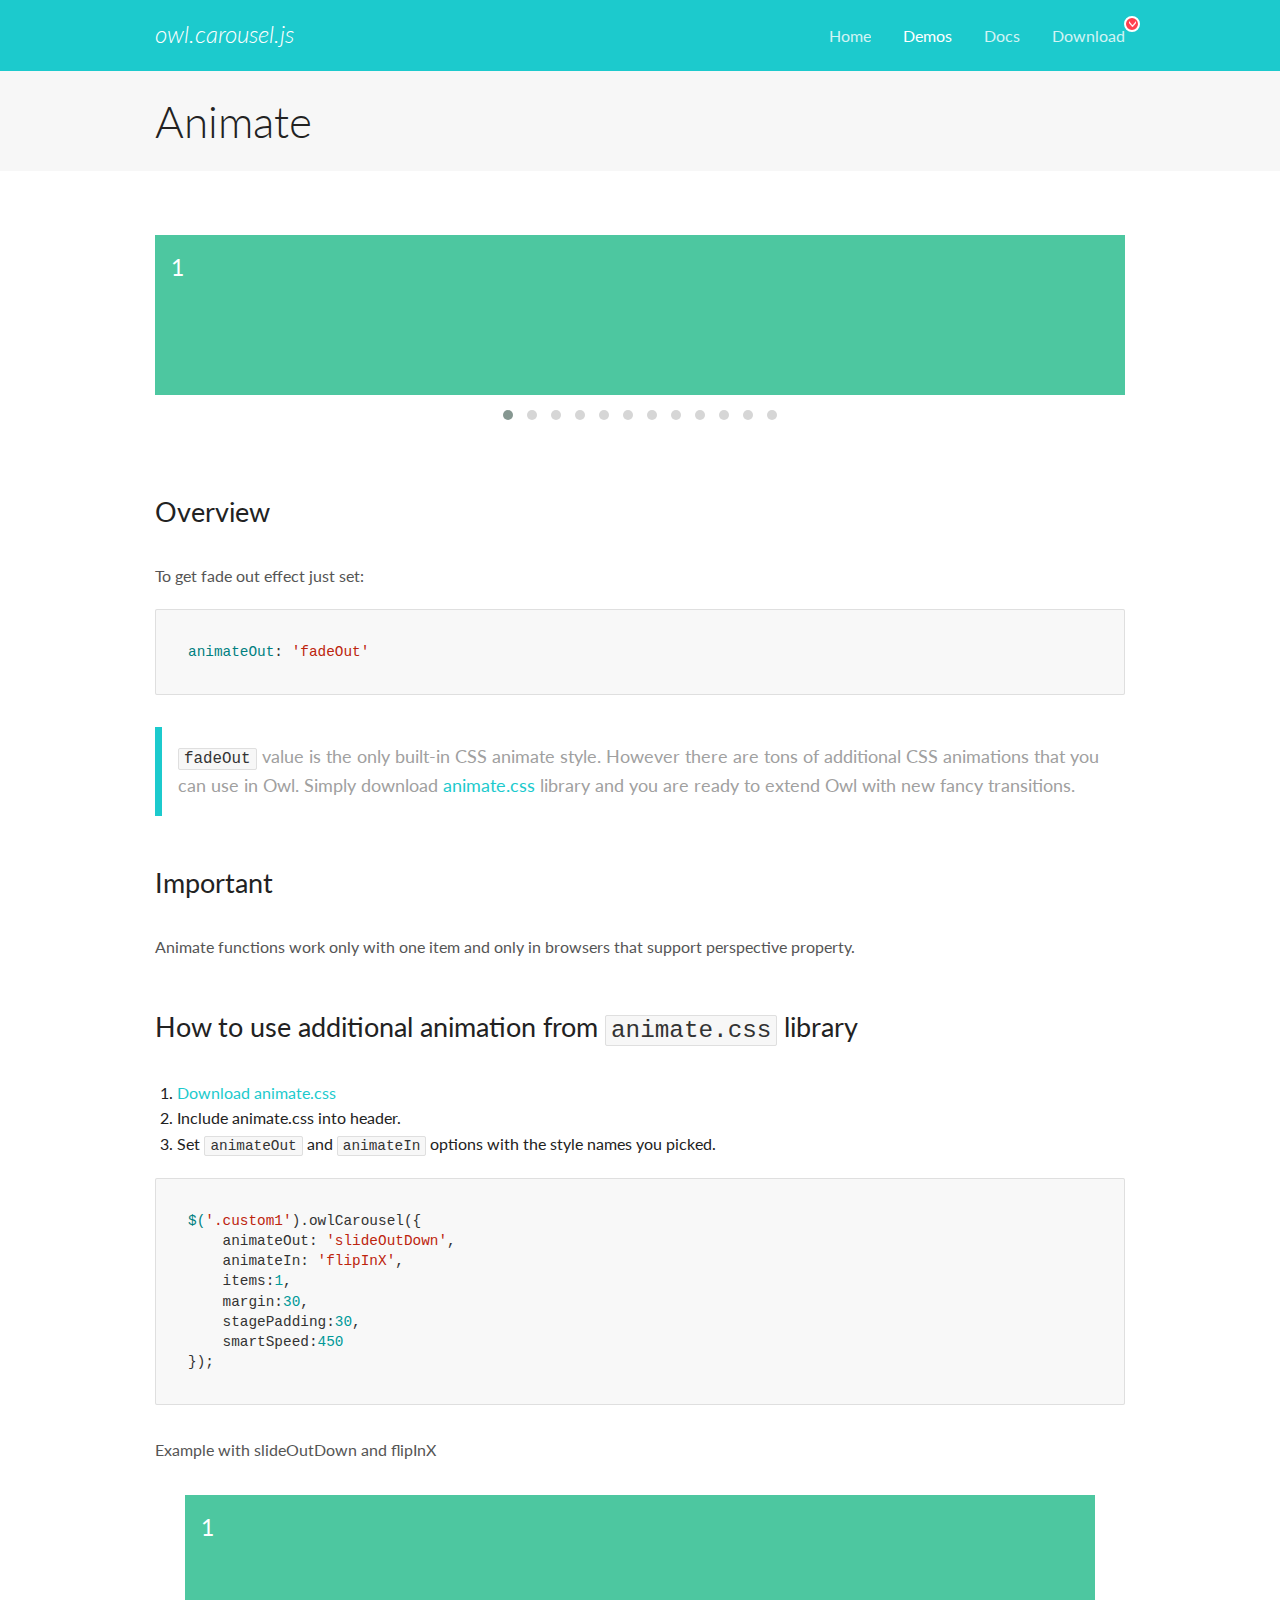
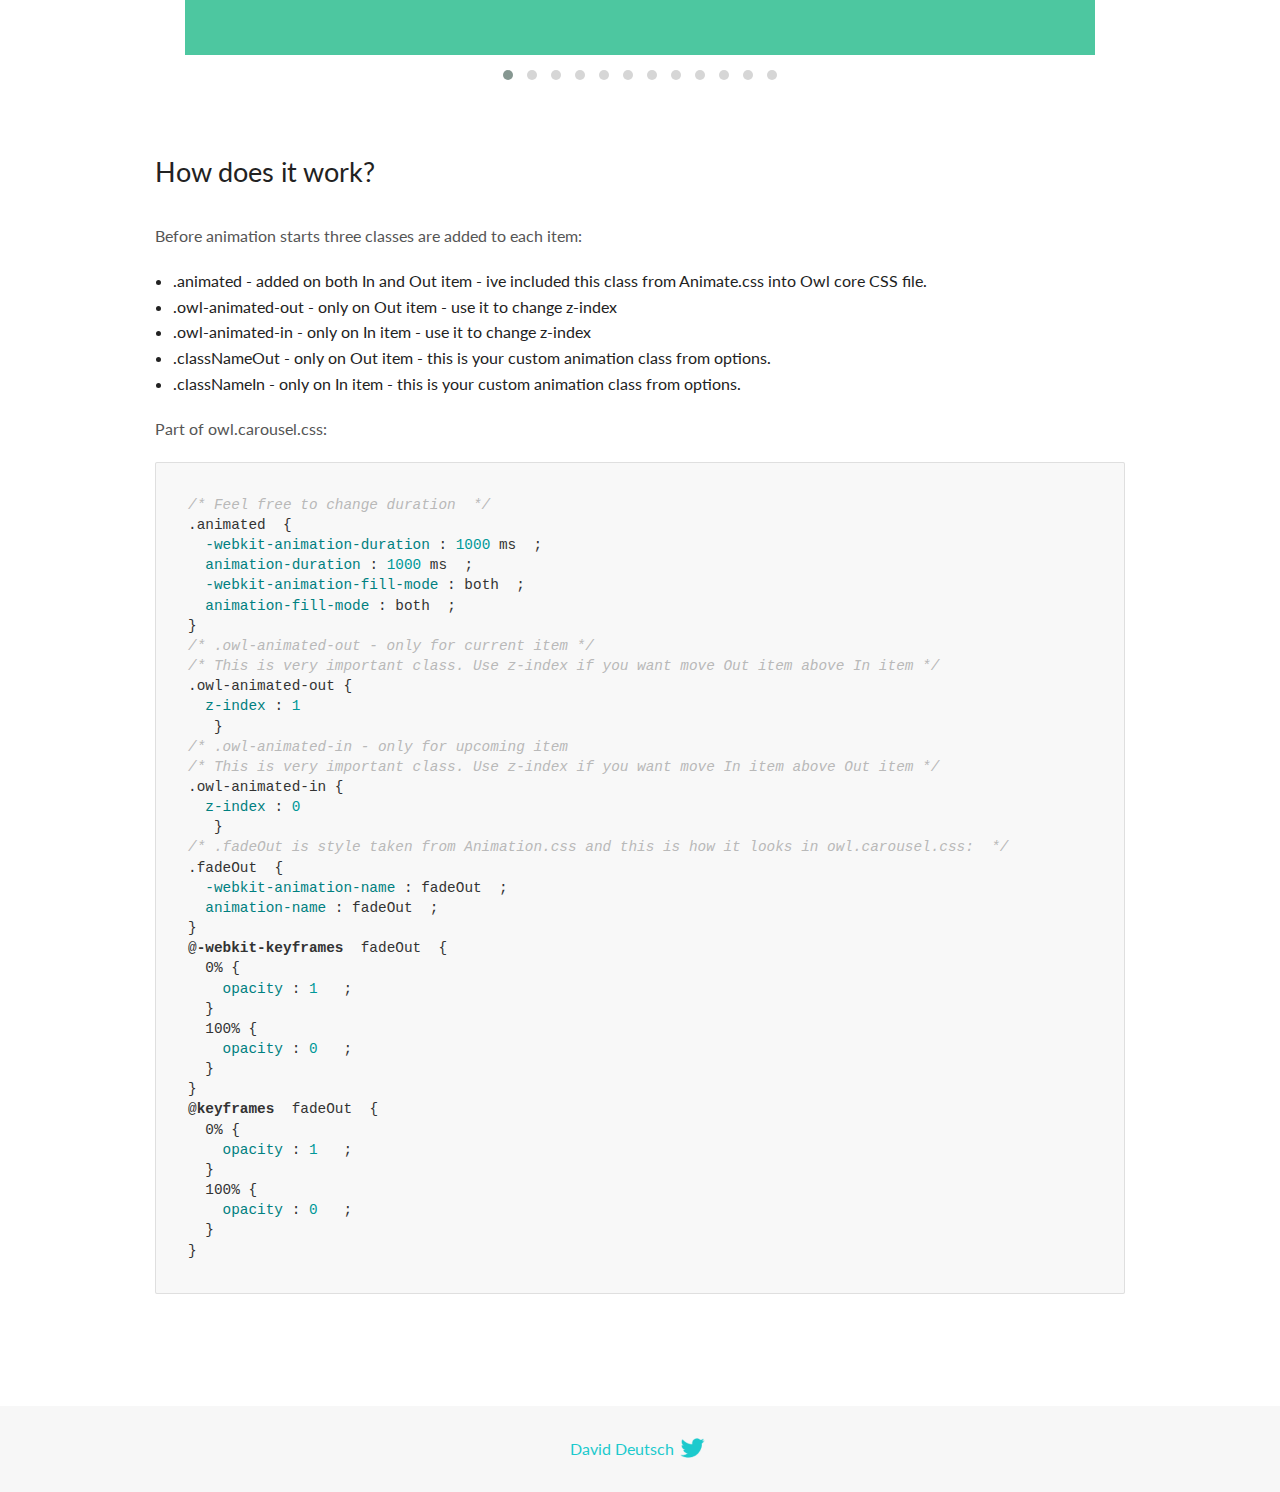
<file: OWLcarusel/OwlCarousel2-2.3.4/docs/demos/animate.html>
<!DOCTYPE html>
<html lang="en">
  <head>

    <!-- head -->
    <meta charset="utf-8">
    <meta name="msapplication-tap-highlight" content="no" />
    <meta name="viewport" content="width=device-width, initial-scale=1.0" />
    <meta name="description" content="Animate carousel">
    <meta name="author" content="David Deutsch">
    <title>
      Animate Demo | Owl Carousel | 2.3.4
    </title>

    <!-- Stylesheets -->
    <link href='https://fonts.googleapis.com/css?family=Lato:300,400,700,400italic,300italic' rel='stylesheet' type='text/css'>
    <link rel="stylesheet" href="../assets/css/docs.theme.min.css">

    <!-- Owl Stylesheets -->
    <link rel="stylesheet" href="../assets/owlcarousel/assets/owl.carousel.min.css">
    <link rel="stylesheet" href="../assets/owlcarousel/assets/owl.theme.default.min.css">

    <!-- HTML5 shim and Respond.js IE8 support of HTML5 elements and media queries -->

    <!--[if lt IE 9]>
      <script src="https://oss.maxcdn.com/libs/html5shiv/3.7.0/html5shiv.js"></script>
      <script src="https://oss.maxcdn.com/libs/respond.js/1.3.0/respond.min.js"></script>
    <![endif]-->

    <!-- Favicons -->
    <link rel="apple-touch-icon-precomposed" sizes="144x144" href="../assets/ico/apple-touch-icon-144-precomposed.png">
    <link rel="shortcut icon" href="../assets/ico/favicon.png">
    <link rel="shortcut icon" href="favicon.ico">

    <!-- Yeah i know js should not be in header. Its required for demos.-->

    <!-- javascript -->
    <script src="../assets/vendors/jquery.min.js"></script>
    <script src="../assets/owlcarousel/owl.carousel.js"></script>
  </head>
  <body>

    <!-- header -->
    <header class="header">
      <div class="row">
        <div class="large-12 columns">
          <div class="brand left">
            <h3>
              <a href="/OwlCarousel2/">owl.carousel.js</a> 
            </h3>
          </div>
          <a id="toggle-nav" class="right">
            <span></span> <span></span> <span></span> 
          </a> 
          <div class="nav-bar">
            <ul class="clearfix">
              <li> <a href="/OwlCarousel2/index.html">Home</a>  </li>
              <li class="active">
                <a href="/OwlCarousel2/demos/demos.html">Demos</a> 
              </li>
              <li> <a href="/OwlCarousel2/docs/started-welcome.html">Docs</a>  </li>
              <li>
                <a href="https://github.com/OwlCarousel2/OwlCarousel2/archive/2.3.4.zip">Download</a> 
                <span class="download"></span> 
              </li>
            </ul>
          </div>
        </div>
      </div>
    </header>

    <!-- title -->
    <section class="title">
      <div class="row">
        <div class="large-12 columns">
          <h1>Animate</h1>
        </div>
      </div>
    </section>

    <!--  Demos -->
    <section id="demos">
      <div class="row">
        <div class="large-12 columns">
          <div class="fadeOut owl-carousel owl-theme">
            <div class="item">
              <h4>1</h4>
            </div>
            <div class="item">
              <h4>2</h4>
            </div>
            <div class="item">
              <h4>3</h4>
            </div>
            <div class="item">
              <h4>4</h4>
            </div>
            <div class="item">
              <h4>5</h4>
            </div>
            <div class="item">
              <h4>6</h4>
            </div>
            <div class="item">
              <h4>7</h4>
            </div>
            <div class="item">
              <h4>8</h4>
            </div>
            <div class="item">
              <h4>9</h4>
            </div>
            <div class="item">
              <h4>10</h4>
            </div>
            <div class="item">
              <h4>11</h4>
            </div>
            <div class="item">
              <h4>12</h4>
            </div>
          </div>
          <h3 id="overview">Overview</h3>
          <p>To get fade out effect just set:</p>
          <pre><code>animateOut: &#39;fadeOut&#39;</code></pre>
          <blockquote>
            <p><code>fadeOut</code> value is the only built-in CSS animate style. However there are tons of additional CSS animations that you can use in Owl. Simply download
              <a href="https://daneden.github.io/animate.css/">animate.css</a>  library and you are ready to extend Owl with new fancy transitions.</p>
          </blockquote>
          <h3 id="important">Important</h3>
          <p>Animate functions work only with one item and only in browsers that support perspective property.</p>
          <h3 id="how-to-use-additional-animation-from-animate-css-library">How to use additional animation from <code>animate.css</code> library</h3>
          <ol>
            <li> <a href="https://daneden.github.io/animate.css/">Download animate.css</a>  </li>
            <li>Include animate.css into header.</li>
            <li>Set <code>animateOut</code> and <code>animateIn</code> options with the style names you picked.</li>
          </ol>
          <pre><code>$(&#39;.custom1&#39;).owlCarousel({
    animateOut: &#39;slideOutDown&#39;,
    animateIn: &#39;flipInX&#39;,
    items:1,
    margin:30,
    stagePadding:30,
    smartSpeed:450
});</code></pre>
          <p>Example with slideOutDown and flipInX</p>
          <div class="custom1 owl-carousel owl-theme">
            <div class="item">
              <h4>1</h4>
            </div>
            <div class="item">
              <h4>2</h4>
            </div>
            <div class="item">
              <h4>3</h4>
            </div>
            <div class="item">
              <h4>4</h4>
            </div>
            <div class="item">
              <h4>5</h4>
            </div>
            <div class="item">
              <h4>6</h4>
            </div>
            <div class="item">
              <h4>7</h4>
            </div>
            <div class="item">
              <h4>8</h4>
            </div>
            <div class="item">
              <h4>9</h4>
            </div>
            <div class="item">
              <h4>10</h4>
            </div>
            <div class="item">
              <h4>11</h4>
            </div>
            <div class="item">
              <h4>12</h4>
            </div>
          </div>
          <h3 id="how-does-it-work-">How does it work?</h3>
          <p>Before animation starts three classes are added to each item:</p>
          <ul>
            <li>.animated - added on both In and Out item - ive included this class from Animate.css into Owl core CSS file.</li>
            <li>.owl-animated-out - only on Out item - use it to change z-index</li>
            <li>.owl-animated-in - only on In item - use it to change z-index</li>
            <li>.classNameOut - only on Out item - this is your custom animation class from options.</li>
            <li>.classNameIn - only on In item - this is your custom animation class from options.</li>
          </ul>
          <p>Part of owl.carousel.css:</p>
          <pre><code class="language-css"><span class="comment">/* Feel free to change duration  */</span> 
<span class="class">.animated</span>  <span class="rules">{
  <span class="rule"><span class="attribute">-webkit-animation-duration</span> :<span class="value"> <span class="number">1000</span> ms</span> </span> ;
  <span class="rule"><span class="attribute">animation-duration</span> :<span class="value"> <span class="number">1000</span> ms</span> </span> ;
  <span class="rule"><span class="attribute">-webkit-animation-fill-mode</span> :<span class="value"> both</span> </span> ;
  <span class="rule"><span class="attribute">animation-fill-mode</span> :<span class="value"> both</span> </span> ;
<span class="rule">}</span> </span> 
<span class="comment">/* .owl-animated-out - only for current item */</span> 
<span class="comment">/* This is very important class. Use z-index if you want move Out item above In item */</span> 
<span class="class">.owl-animated-out</span> <span class="rules">{
  <span class="rule"><span class="attribute">z-index</span> :<span class="value"> <span class="number">1</span> 
</span> </span> </span> }
<span class="comment">/* .owl-animated-in - only for upcoming item
/* This is very important class. Use z-index if you want move In item above Out item */</span> 
<span class="class">.owl-animated-in</span> <span class="rules">{
  <span class="rule"><span class="attribute">z-index</span> :<span class="value"> <span class="number">0</span> 
</span> </span> </span> }
<span class="comment">/* .fadeOut is style taken from Animation.css and this is how it looks in owl.carousel.css:  */</span> 
<span class="class">.fadeOut</span>  <span class="rules">{
  <span class="rule"><span class="attribute">-webkit-animation-name</span> :<span class="value"> fadeOut</span> </span> ;
  <span class="rule"><span class="attribute">animation-name</span> :<span class="value"> fadeOut</span> </span> ;
<span class="rule">}</span> </span> 
<span class="at_rule">@<span class="keyword">-webkit-keyframes</span>  fadeOut </span> {
  0% <span class="rules">{
    <span class="rule"><span class="attribute">opacity</span> :<span class="value"> <span class="number">1</span> </span> </span> ;
  <span class="rule">}</span> </span> 
  100% <span class="rules">{
    <span class="rule"><span class="attribute">opacity</span> :<span class="value"> <span class="number">0</span> </span> </span> ;
  <span class="rule">}</span> </span> 
}
<span class="at_rule">@<span class="keyword">keyframes</span>  fadeOut </span> {
  0% <span class="rules">{
    <span class="rule"><span class="attribute">opacity</span> :<span class="value"> <span class="number">1</span> </span> </span> ;
  <span class="rule">}</span> </span> 
  100% <span class="rules">{
    <span class="rule"><span class="attribute">opacity</span> :<span class="value"> <span class="number">0</span> </span> </span> ;
  <span class="rule">}</span> </span> 
}</code></pre>
          <link rel="stylesheet" href="../assets/css/animate.css">
          <script>
            jQuery(document).ready(function($) {
              $('.fadeOut').owlCarousel({
                items: 1,
                animateOut: 'fadeOut',
                loop: true,
                margin: 10,
              });
              $('.custom1').owlCarousel({
                animateOut: 'slideOutDown',
                animateIn: 'flipInX',
                items: 1,
                margin: 30,
                stagePadding: 30,
                smartSpeed: 450
              });
            });
          </script>
        </div>
      </div>
    </section>

    <!-- footer -->
    <footer class="footer">
      <div class="row">
        <div class="large-12 columns">
          <h5>
            <a href="/OwlCarousel2/docs/support-contact.html">David Deutsch</a> 
            <a id="custom-tweet-button" href="https://twitter.com/share?url=https://github.com/OwlCarousel2/OwlCarousel2&text=Owl Carousel - This is so awesome! " target="_blank"></a> 
          </h5>
        </div>
      </div>
    </footer>

    <!-- vendors -->
    <script src="../assets/vendors/highlight.js"></script>
    <script src="../assets/js/app.js"></script>
  </body>
</html>
</file>
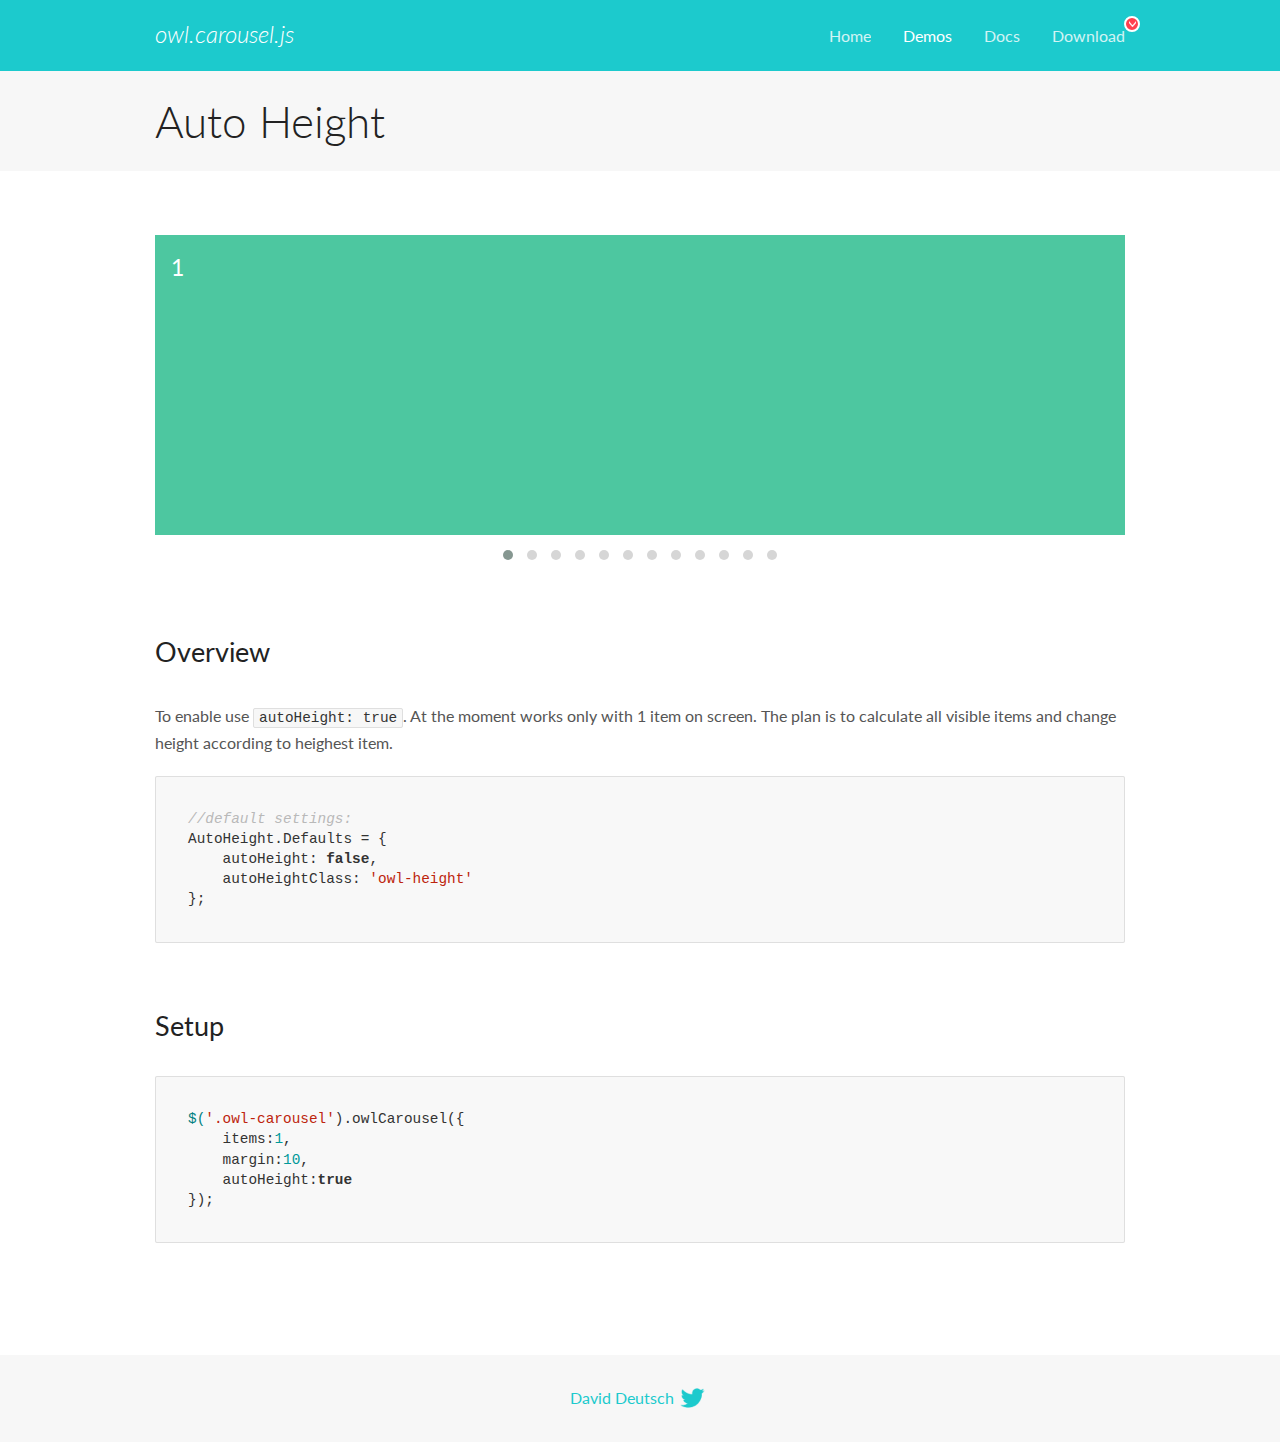
<file: OWLcarusel/OwlCarousel2-2.3.4/docs/demos/autoheight.html>
<!DOCTYPE html>
<html lang="en">
  <head>

    <!-- head -->
    <meta charset="utf-8">
    <meta name="msapplication-tap-highlight" content="no" />
    <meta name="viewport" content="width=device-width, initial-scale=1.0" />
    <meta name="description" content="autoHeight usage demo">
    <meta name="author" content="David Deutsch">
    <title>
      Auto Height Demo | Owl Carousel | 2.3.4
    </title>

    <!-- Stylesheets -->
    <link href='https://fonts.googleapis.com/css?family=Lato:300,400,700,400italic,300italic' rel='stylesheet' type='text/css'>
    <link rel="stylesheet" href="../assets/css/docs.theme.min.css">

    <!-- Owl Stylesheets -->
    <link rel="stylesheet" href="../assets/owlcarousel/assets/owl.carousel.min.css">
    <link rel="stylesheet" href="../assets/owlcarousel/assets/owl.theme.default.min.css">

    <!-- HTML5 shim and Respond.js IE8 support of HTML5 elements and media queries -->

    <!--[if lt IE 9]>
      <script src="https://oss.maxcdn.com/libs/html5shiv/3.7.0/html5shiv.js"></script>
      <script src="https://oss.maxcdn.com/libs/respond.js/1.3.0/respond.min.js"></script>
    <![endif]-->

    <!-- Favicons -->
    <link rel="apple-touch-icon-precomposed" sizes="144x144" href="../assets/ico/apple-touch-icon-144-precomposed.png">
    <link rel="shortcut icon" href="../assets/ico/favicon.png">
    <link rel="shortcut icon" href="favicon.ico">

    <!-- Yeah i know js should not be in header. Its required for demos.-->

    <!-- javascript -->
    <script src="../assets/vendors/jquery.min.js"></script>
    <script src="../assets/owlcarousel/owl.carousel.js"></script>
  </head>
  <body>

    <!-- header -->
    <header class="header">
      <div class="row">
        <div class="large-12 columns">
          <div class="brand left">
            <h3>
              <a href="/OwlCarousel2/">owl.carousel.js</a> 
            </h3>
          </div>
          <a id="toggle-nav" class="right">
            <span></span> <span></span> <span></span> 
          </a> 
          <div class="nav-bar">
            <ul class="clearfix">
              <li> <a href="/OwlCarousel2/index.html">Home</a>  </li>
              <li class="active">
                <a href="/OwlCarousel2/demos/demos.html">Demos</a> 
              </li>
              <li> <a href="/OwlCarousel2/docs/started-welcome.html">Docs</a>  </li>
              <li>
                <a href="https://github.com/OwlCarousel2/OwlCarousel2/archive/2.3.4.zip">Download</a> 
                <span class="download"></span> 
              </li>
            </ul>
          </div>
        </div>
      </div>
    </header>

    <!-- title -->
    <section class="title">
      <div class="row">
        <div class="large-12 columns">
          <h1>Auto Height</h1>
        </div>
      </div>
    </section>

    <!--  Demos -->
    <section id="demos">
      <div class="row">
        <div class="large-12 columns">
          <div class="owl-carousel owl-theme">
            <div class="item" style="height:300px">
              <h4>1</h4>
            </div>
            <div class="item" style="height:100px">
              <h4>2</h4>
            </div>
            <div class="item" style="height:500px">
              <h4>3</h4>
            </div>
            <div class="item" style="height:250px">
              <h4>4</h4>
            </div>
            <div class="item" style="height:400px">
              <h4>5</h4>
            </div>
            <div class="item" style="height:500px">
              <h4>6</h4>
            </div>
            <div class="item" style="height:600px">
              <h4>7</h4>
            </div>
            <div class="item" style="height:400px">
              <h4>8</h4>
            </div>
            <div class="item" style="height:300px">
              <h4>9</h4>
            </div>
            <div class="item" style="height:350px">
              <h4>10</h4>
            </div>
            <div class="item" style="height:200px">
              <h4>11</h4>
            </div>
            <div class="item" style="height:150px">
              <h4>12</h4>
            </div>
          </div>
          <h3 id="overview">Overview</h3>
          <p>To enable use <code>autoHeight: true</code>. At the moment works only with 1 item on screen. The plan is to calculate all visible items and change height according to heighest item.</p>
          <pre><code>//default settings:
AutoHeight.Defaults = {
    autoHeight: false,
    autoHeightClass: &#39;owl-height&#39;
};</code></pre>
          <h3 id="setup">Setup</h3>
          <pre><code>$(&#39;.owl-carousel&#39;).owlCarousel({
    items:1,
    margin:10,
    autoHeight:true
});</code></pre>
          <script>
            $(document).ready(function() {
              $('.owl-carousel').owlCarousel({
                items: 1,
                margin: 10,
                autoHeight: true
              });
            })
          </script>
        </div>
      </div>
    </section>

    <!-- footer -->
    <footer class="footer">
      <div class="row">
        <div class="large-12 columns">
          <h5>
            <a href="/OwlCarousel2/docs/support-contact.html">David Deutsch</a> 
            <a id="custom-tweet-button" href="https://twitter.com/share?url=https://github.com/OwlCarousel2/OwlCarousel2&text=Owl Carousel - This is so awesome! " target="_blank"></a> 
          </h5>
        </div>
      </div>
    </footer>

    <!-- vendors -->
    <script src="../assets/vendors/highlight.js"></script>
    <script src="../assets/js/app.js"></script>
  </body>
</html>
</file>
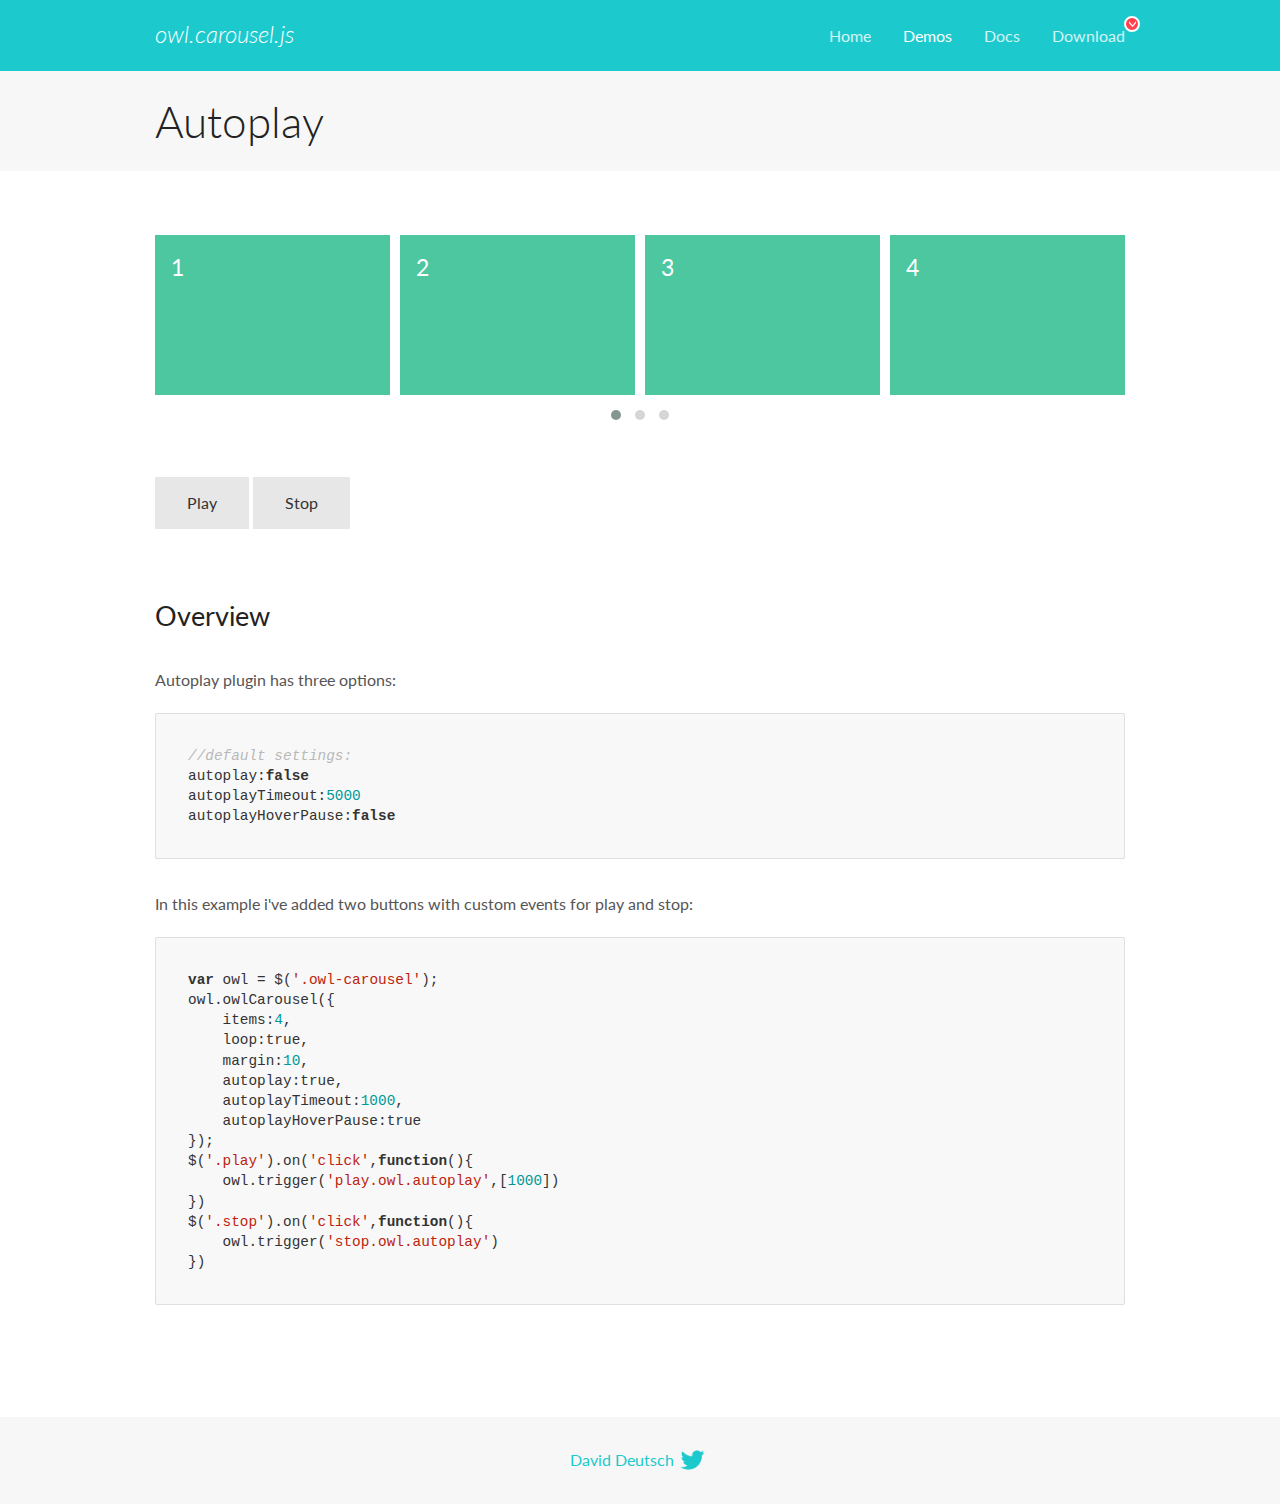
<file: OWLcarusel/OwlCarousel2-2.3.4/docs/demos/autoplay.html>
<!DOCTYPE html>
<html lang="en">
  <head>

    <!-- head -->
    <meta charset="utf-8">
    <meta name="msapplication-tap-highlight" content="no" />
    <meta name="viewport" content="width=device-width, initial-scale=1.0" />
    <meta name="description" content="Autoplay usage demo">
    <meta name="author" content="David Deutsch">
    <title>
      Autoplay Demo | Owl Carousel | 2.3.4
    </title>

    <!-- Stylesheets -->
    <link href='https://fonts.googleapis.com/css?family=Lato:300,400,700,400italic,300italic' rel='stylesheet' type='text/css'>
    <link rel="stylesheet" href="../assets/css/docs.theme.min.css">

    <!-- Owl Stylesheets -->
    <link rel="stylesheet" href="../assets/owlcarousel/assets/owl.carousel.min.css">
    <link rel="stylesheet" href="../assets/owlcarousel/assets/owl.theme.default.min.css">

    <!-- HTML5 shim and Respond.js IE8 support of HTML5 elements and media queries -->

    <!--[if lt IE 9]>
      <script src="https://oss.maxcdn.com/libs/html5shiv/3.7.0/html5shiv.js"></script>
      <script src="https://oss.maxcdn.com/libs/respond.js/1.3.0/respond.min.js"></script>
    <![endif]-->

    <!-- Favicons -->
    <link rel="apple-touch-icon-precomposed" sizes="144x144" href="../assets/ico/apple-touch-icon-144-precomposed.png">
    <link rel="shortcut icon" href="../assets/ico/favicon.png">
    <link rel="shortcut icon" href="favicon.ico">

    <!-- Yeah i know js should not be in header. Its required for demos.-->

    <!-- javascript -->
    <script src="../assets/vendors/jquery.min.js"></script>
    <script src="../assets/owlcarousel/owl.carousel.js"></script>
  </head>
  <body>

    <!-- header -->
    <header class="header">
      <div class="row">
        <div class="large-12 columns">
          <div class="brand left">
            <h3>
              <a href="/OwlCarousel2/">owl.carousel.js</a> 
            </h3>
          </div>
          <a id="toggle-nav" class="right">
            <span></span> <span></span> <span></span> 
          </a> 
          <div class="nav-bar">
            <ul class="clearfix">
              <li> <a href="/OwlCarousel2/index.html">Home</a>  </li>
              <li class="active">
                <a href="/OwlCarousel2/demos/demos.html">Demos</a> 
              </li>
              <li> <a href="/OwlCarousel2/docs/started-welcome.html">Docs</a>  </li>
              <li>
                <a href="https://github.com/OwlCarousel2/OwlCarousel2/archive/2.3.4.zip">Download</a> 
                <span class="download"></span> 
              </li>
            </ul>
          </div>
        </div>
      </div>
    </header>

    <!-- title -->
    <section class="title">
      <div class="row">
        <div class="large-12 columns">
          <h1>Autoplay</h1>
        </div>
      </div>
    </section>

    <!--  Demos -->
    <section id="demos">
      <div class="row">
        <div class="large-12 columns">
          <div class="owl-carousel owl-theme">
            <div class="item">
              <h4>1</h4>
            </div>
            <div class="item">
              <h4>2</h4>
            </div>
            <div class="item">
              <h4>3</h4>
            </div>
            <div class="item">
              <h4>4</h4>
            </div>
            <div class="item">
              <h4>5</h4>
            </div>
            <div class="item">
              <h4>6</h4>
            </div>
            <div class="item">
              <h4>7</h4>
            </div>
            <div class="item">
              <h4>8</h4>
            </div>
            <div class="item">
              <h4>9</h4>
            </div>
            <div class="item">
              <h4>10</h4>
            </div>
            <div class="item">
              <h4>11</h4>
            </div>
            <div class="item">
              <h4>12</h4>
            </div>
          </div>
          <a class="button secondary play">Play</a> 
          <a class="button secondary stop">Stop</a> 
          <h3 id="overview">Overview</h3>
          <p>Autoplay plugin has three options:</p>
          <pre><code>//default settings:
autoplay:false
autoplayTimeout:5000
autoplayHoverPause:false</code></pre>
          <p>In this example i&#39;ve added two buttons with custom events for play and stop:</p>
          <pre><code>var owl = $(&#39;.owl-carousel&#39;);
owl.owlCarousel({
    items:4,
    loop:true,
    margin:10,
    autoplay:true,
    autoplayTimeout:1000,
    autoplayHoverPause:true
});
$(&#39;.play&#39;).on(&#39;click&#39;,function(){
    owl.trigger(&#39;play.owl.autoplay&#39;,[1000])
})
$(&#39;.stop&#39;).on(&#39;click&#39;,function(){
    owl.trigger(&#39;stop.owl.autoplay&#39;)
})</code></pre>
          <script>
            $(document).ready(function() {
              var owl = $('.owl-carousel');
              owl.owlCarousel({
                items: 4,
                loop: true,
                margin: 10,
                autoplay: true,
                autoplayTimeout: 1000,
                autoplayHoverPause: true
              });
              $('.play').on('click', function() {
                owl.trigger('play.owl.autoplay', [1000])
              })
              $('.stop').on('click', function() {
                owl.trigger('stop.owl.autoplay')
              })
            })
          </script>
        </div>
      </div>
    </section>

    <!-- footer -->
    <footer class="footer">
      <div class="row">
        <div class="large-12 columns">
          <h5>
            <a href="/OwlCarousel2/docs/support-contact.html">David Deutsch</a> 
            <a id="custom-tweet-button" href="https://twitter.com/share?url=https://github.com/OwlCarousel2/OwlCarousel2&text=Owl Carousel - This is so awesome! " target="_blank"></a> 
          </h5>
        </div>
      </div>
    </footer>

    <!-- vendors -->
    <script src="../assets/vendors/highlight.js"></script>
    <script src="../assets/js/app.js"></script>
  </body>
</html>
</file>
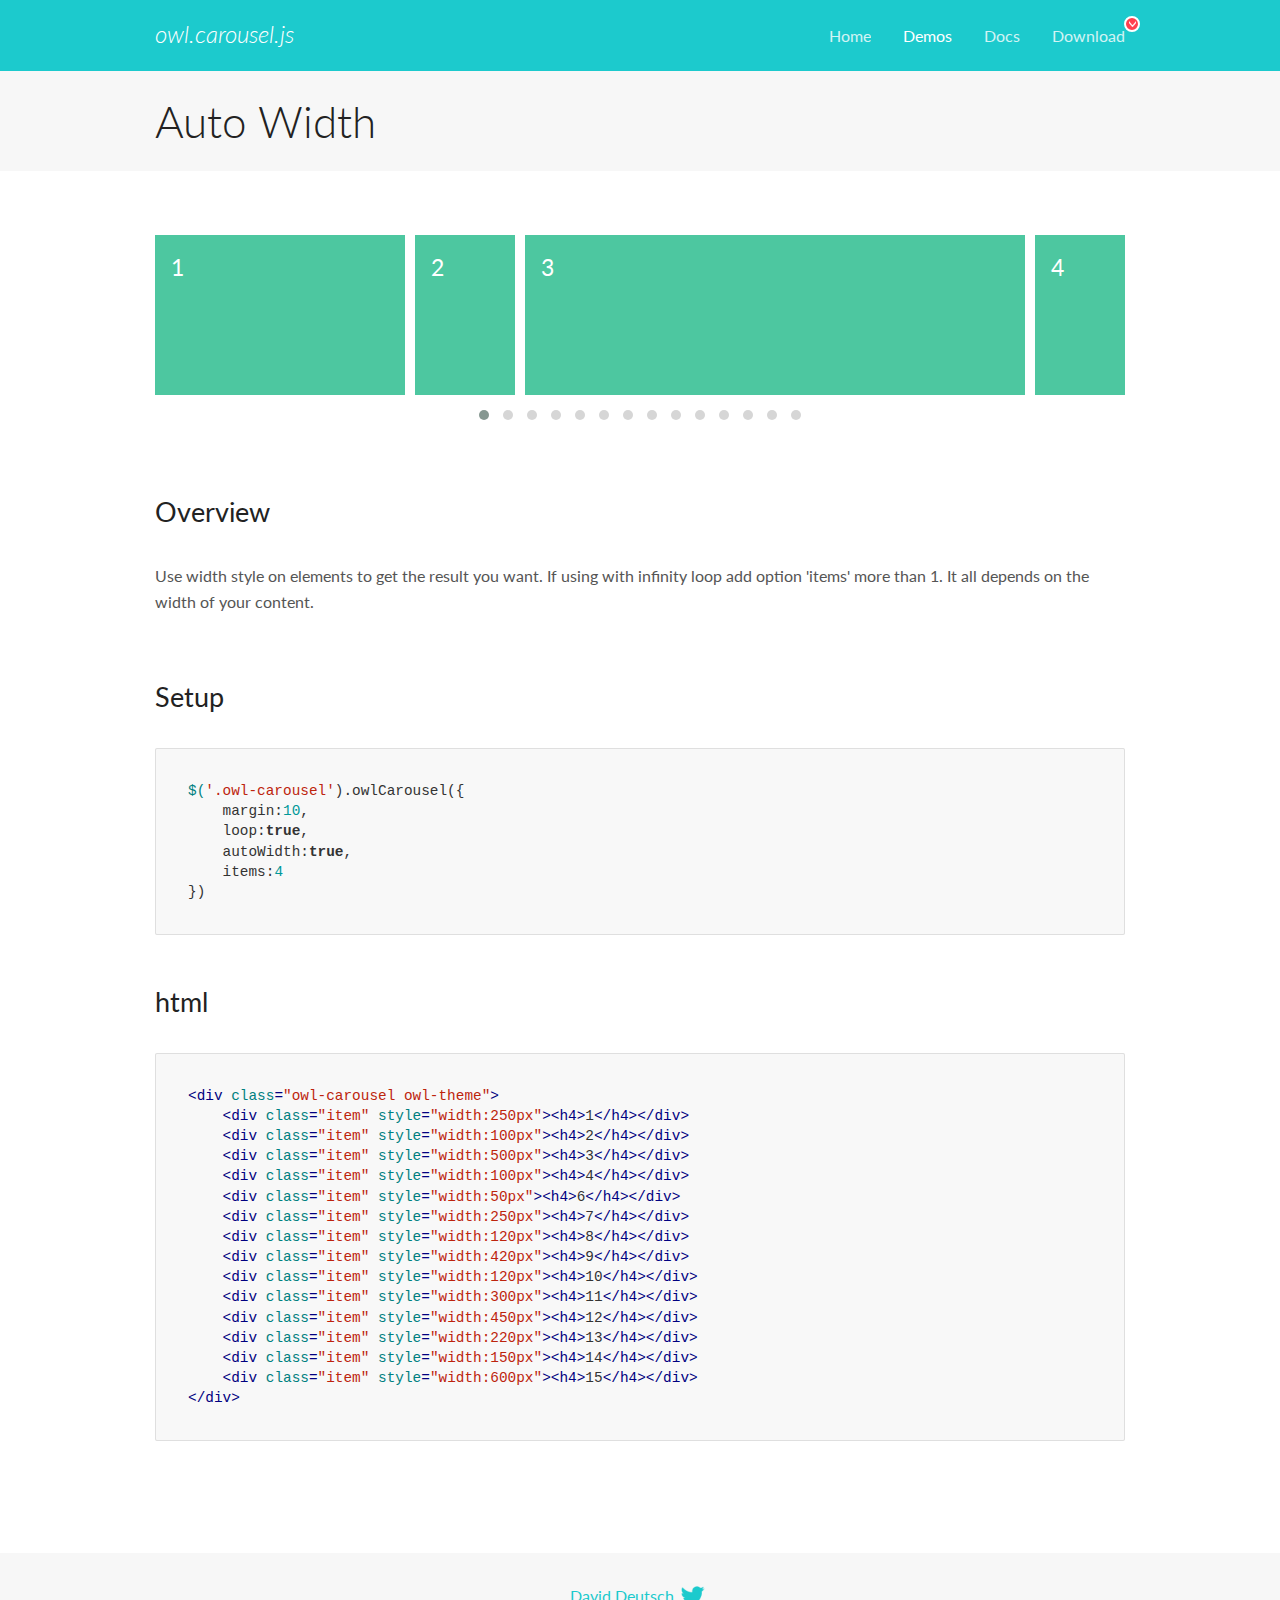
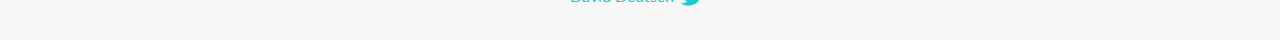
<file: OWLcarusel/OwlCarousel2-2.3.4/docs/demos/autowidth.html>
<!DOCTYPE html>
<html lang="en">
  <head>

    <!-- head -->
    <meta charset="utf-8">
    <meta name="msapplication-tap-highlight" content="no" />
    <meta name="viewport" content="width=device-width, initial-scale=1.0" />
    <meta name="description" content="Auto Width">
    <meta name="author" content="David Deutsch">
    <title>
      Auto Width Demo | Owl Carousel | 2.3.4
    </title>

    <!-- Stylesheets -->
    <link href='https://fonts.googleapis.com/css?family=Lato:300,400,700,400italic,300italic' rel='stylesheet' type='text/css'>
    <link rel="stylesheet" href="../assets/css/docs.theme.min.css">

    <!-- Owl Stylesheets -->
    <link rel="stylesheet" href="../assets/owlcarousel/assets/owl.carousel.min.css">
    <link rel="stylesheet" href="../assets/owlcarousel/assets/owl.theme.default.min.css">

    <!-- HTML5 shim and Respond.js IE8 support of HTML5 elements and media queries -->

    <!--[if lt IE 9]>
      <script src="https://oss.maxcdn.com/libs/html5shiv/3.7.0/html5shiv.js"></script>
      <script src="https://oss.maxcdn.com/libs/respond.js/1.3.0/respond.min.js"></script>
    <![endif]-->

    <!-- Favicons -->
    <link rel="apple-touch-icon-precomposed" sizes="144x144" href="../assets/ico/apple-touch-icon-144-precomposed.png">
    <link rel="shortcut icon" href="../assets/ico/favicon.png">
    <link rel="shortcut icon" href="favicon.ico">

    <!-- Yeah i know js should not be in header. Its required for demos.-->

    <!-- javascript -->
    <script src="../assets/vendors/jquery.min.js"></script>
    <script src="../assets/owlcarousel/owl.carousel.js"></script>
  </head>
  <body>

    <!-- header -->
    <header class="header">
      <div class="row">
        <div class="large-12 columns">
          <div class="brand left">
            <h3>
              <a href="/OwlCarousel2/">owl.carousel.js</a> 
            </h3>
          </div>
          <a id="toggle-nav" class="right">
            <span></span> <span></span> <span></span> 
          </a> 
          <div class="nav-bar">
            <ul class="clearfix">
              <li> <a href="/OwlCarousel2/index.html">Home</a>  </li>
              <li class="active">
                <a href="/OwlCarousel2/demos/demos.html">Demos</a> 
              </li>
              <li> <a href="/OwlCarousel2/docs/started-welcome.html">Docs</a>  </li>
              <li>
                <a href="https://github.com/OwlCarousel2/OwlCarousel2/archive/2.3.4.zip">Download</a> 
                <span class="download"></span> 
              </li>
            </ul>
          </div>
        </div>
      </div>
    </header>

    <!-- title -->
    <section class="title">
      <div class="row">
        <div class="large-12 columns">
          <h1>Auto Width</h1>
        </div>
      </div>
    </section>

    <!--  Demos -->
    <section id="demos">
      <div class="row">
        <div class="large-12 columns">
          <div class="owl-carousel owl-theme">
            <div class="item" style="width:250px">
              <h4>1</h4>
            </div>
            <div class="item" style="width:100px">
              <h4>2</h4>
            </div>
            <div class="item" style="width:500px">
              <h4>3</h4>
            </div>
            <div class="item" style="width:100px">
              <h4>4</h4>
            </div>
            <div class="item" style="width:50px">
              <h4>6</h4>
            </div>
            <div class="item" style="width:250px">
              <h4>7</h4>
            </div>
            <div class="item" style="width:120px">
              <h4>8</h4>
            </div>
            <div class="item" style="width:420px">
              <h4>9</h4>
            </div>
            <div class="item" style="width:120px">
              <h4>10</h4>
            </div>
            <div class="item" style="width:300px">
              <h4>11</h4>
            </div>
            <div class="item" style="width:450px">
              <h4>12</h4>
            </div>
            <div class="item" style="width:220px">
              <h4>13</h4>
            </div>
            <div class="item" style="width:150px">
              <h4>14</h4>
            </div>
            <div class="item" style="width:600px">
              <h4>15</h4>
            </div>
          </div>
          <h3 id="overview">Overview</h3>
          <p>Use width style on elements to get the result you want. If using with infinity loop add option &#39;items&#39; more than 1. It all depends on the width of your content.</p>
          <h3 id="setup">Setup</h3>
          <pre><code>$(&#39;.owl-carousel&#39;).owlCarousel({
    margin:10,
    loop:true,
    autoWidth:true,
    items:4
})</code></pre>
          <h3 id="html">html</h3>
          <pre><code>&lt;div class=&quot;owl-carousel owl-theme&quot;&gt;
    &lt;div class=&quot;item&quot; style=&quot;width:250px&quot;&gt;&lt;h4&gt;1&lt;/h4&gt;&lt;/div&gt;
    &lt;div class=&quot;item&quot; style=&quot;width:100px&quot;&gt;&lt;h4&gt;2&lt;/h4&gt;&lt;/div&gt;
    &lt;div class=&quot;item&quot; style=&quot;width:500px&quot;&gt;&lt;h4&gt;3&lt;/h4&gt;&lt;/div&gt;
    &lt;div class=&quot;item&quot; style=&quot;width:100px&quot;&gt;&lt;h4&gt;4&lt;/h4&gt;&lt;/div&gt;
    &lt;div class=&quot;item&quot; style=&quot;width:50px&quot;&gt;&lt;h4&gt;6&lt;/h4&gt;&lt;/div&gt;
    &lt;div class=&quot;item&quot; style=&quot;width:250px&quot;&gt;&lt;h4&gt;7&lt;/h4&gt;&lt;/div&gt;
    &lt;div class=&quot;item&quot; style=&quot;width:120px&quot;&gt;&lt;h4&gt;8&lt;/h4&gt;&lt;/div&gt;
    &lt;div class=&quot;item&quot; style=&quot;width:420px&quot;&gt;&lt;h4&gt;9&lt;/h4&gt;&lt;/div&gt;
    &lt;div class=&quot;item&quot; style=&quot;width:120px&quot;&gt;&lt;h4&gt;10&lt;/h4&gt;&lt;/div&gt;
    &lt;div class=&quot;item&quot; style=&quot;width:300px&quot;&gt;&lt;h4&gt;11&lt;/h4&gt;&lt;/div&gt;
    &lt;div class=&quot;item&quot; style=&quot;width:450px&quot;&gt;&lt;h4&gt;12&lt;/h4&gt;&lt;/div&gt;
    &lt;div class=&quot;item&quot; style=&quot;width:220px&quot;&gt;&lt;h4&gt;13&lt;/h4&gt;&lt;/div&gt;
    &lt;div class=&quot;item&quot; style=&quot;width:150px&quot;&gt;&lt;h4&gt;14&lt;/h4&gt;&lt;/div&gt;
    &lt;div class=&quot;item&quot; style=&quot;width:600px&quot;&gt;&lt;h4&gt;15&lt;/h4&gt;&lt;/div&gt;
&lt;/div&gt;</code></pre>
          <script>
            $(document).ready(function() {
              $('.owl-carousel').owlCarousel({
                margin: 10,
                loop: true,
                autoWidth: true,
                items: 4
              })
            })
          </script>
        </div>
      </div>
    </section>

    <!-- footer -->
    <footer class="footer">
      <div class="row">
        <div class="large-12 columns">
          <h5>
            <a href="/OwlCarousel2/docs/support-contact.html">David Deutsch</a> 
            <a id="custom-tweet-button" href="https://twitter.com/share?url=https://github.com/OwlCarousel2/OwlCarousel2&text=Owl Carousel - This is so awesome! " target="_blank"></a> 
          </h5>
        </div>
      </div>
    </footer>

    <!-- vendors -->
    <script src="../assets/vendors/highlight.js"></script>
    <script src="../assets/js/app.js"></script>
  </body>
</html>
</file>
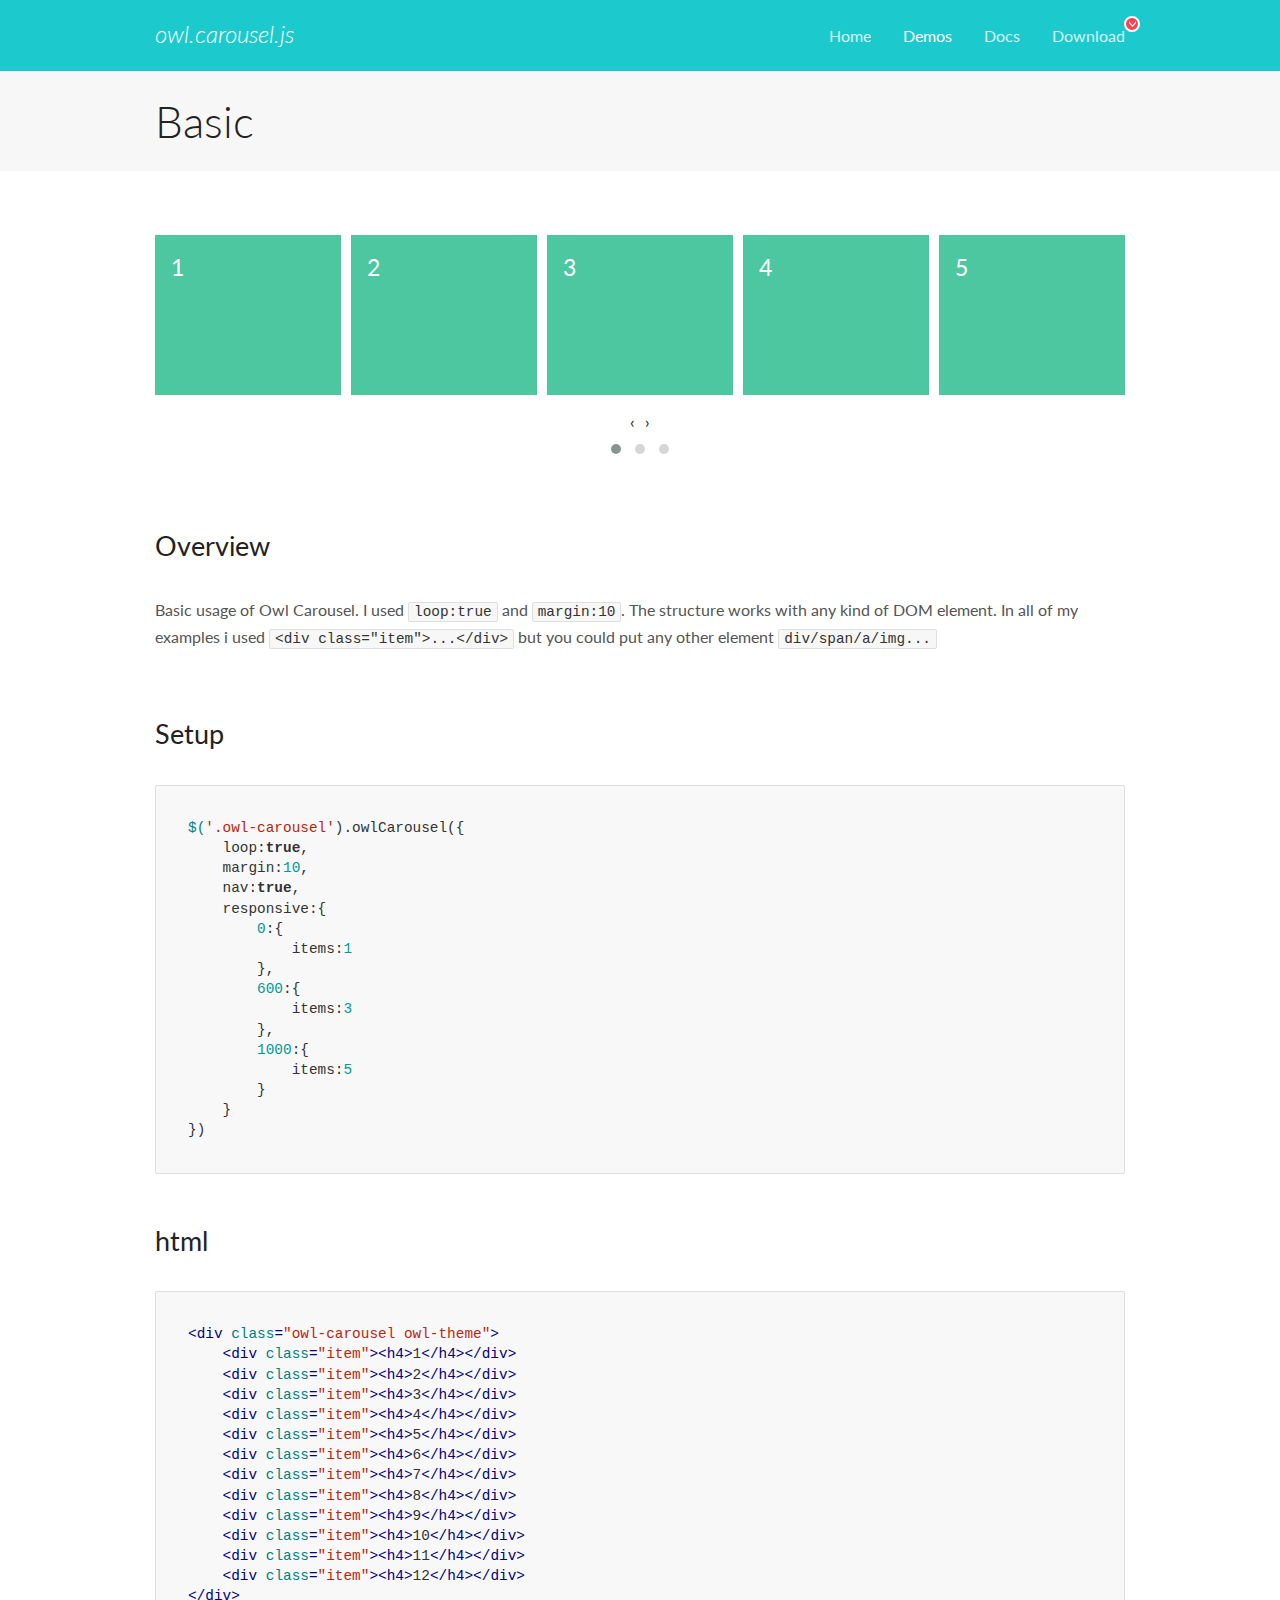
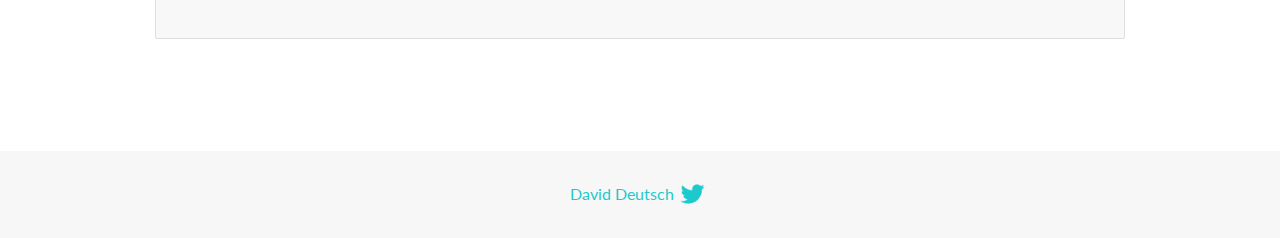
<file: OWLcarusel/OwlCarousel2-2.3.4/docs/demos/basic.html>
<!DOCTYPE html>
<html lang="en">
  <head>

    <!-- head -->
    <meta charset="utf-8">
    <meta name="msapplication-tap-highlight" content="no" />
    <meta name="viewport" content="width=device-width, initial-scale=1.0" />
    <meta name="description" content="Basic usage demo">
    <meta name="author" content="David Deutsch">
    <title>
      Basic Demo | Owl Carousel | 2.3.4
    </title>

    <!-- Stylesheets -->
    <link href='https://fonts.googleapis.com/css?family=Lato:300,400,700,400italic,300italic' rel='stylesheet' type='text/css'>
    <link rel="stylesheet" href="../assets/css/docs.theme.min.css">

    <!-- Owl Stylesheets -->
    <link rel="stylesheet" href="../assets/owlcarousel/assets/owl.carousel.min.css">
    <link rel="stylesheet" href="../assets/owlcarousel/assets/owl.theme.default.min.css">

    <!-- HTML5 shim and Respond.js IE8 support of HTML5 elements and media queries -->

    <!--[if lt IE 9]>
      <script src="https://oss.maxcdn.com/libs/html5shiv/3.7.0/html5shiv.js"></script>
      <script src="https://oss.maxcdn.com/libs/respond.js/1.3.0/respond.min.js"></script>
    <![endif]-->

    <!-- Favicons -->
    <link rel="apple-touch-icon-precomposed" sizes="144x144" href="../assets/ico/apple-touch-icon-144-precomposed.png">
    <link rel="shortcut icon" href="../assets/ico/favicon.png">
    <link rel="shortcut icon" href="favicon.ico">

    <!-- Yeah i know js should not be in header. Its required for demos.-->

    <!-- javascript -->
    <script src="../assets/vendors/jquery.min.js"></script>
    <script src="../assets/owlcarousel/owl.carousel.js"></script>
  </head>
  <body>

    <!-- header -->
    <header class="header">
      <div class="row">
        <div class="large-12 columns">
          <div class="brand left">
            <h3>
              <a href="/OwlCarousel2/">owl.carousel.js</a> 
            </h3>
          </div>
          <a id="toggle-nav" class="right">
            <span></span> <span></span> <span></span> 
          </a> 
          <div class="nav-bar">
            <ul class="clearfix">
              <li> <a href="/OwlCarousel2/index.html">Home</a>  </li>
              <li class="active">
                <a href="/OwlCarousel2/demos/demos.html">Demos</a> 
              </li>
              <li> <a href="/OwlCarousel2/docs/started-welcome.html">Docs</a>  </li>
              <li>
                <a href="https://github.com/OwlCarousel2/OwlCarousel2/archive/2.3.4.zip">Download</a> 
                <span class="download"></span> 
              </li>
            </ul>
          </div>
        </div>
      </div>
    </header>

    <!-- title -->
    <section class="title">
      <div class="row">
        <div class="large-12 columns">
          <h1>Basic</h1>
        </div>
      </div>
    </section>

    <!--  Demos -->
    <section id="demos">
      <div class="row">
        <div class="large-12 columns">
          <div class="owl-carousel owl-theme">
            <div class="item">
              <h4>1</h4>
            </div>
            <div class="item">
              <h4>2</h4>
            </div>
            <div class="item">
              <h4>3</h4>
            </div>
            <div class="item">
              <h4>4</h4>
            </div>
            <div class="item">
              <h4>5</h4>
            </div>
            <div class="item">
              <h4>6</h4>
            </div>
            <div class="item">
              <h4>7</h4>
            </div>
            <div class="item">
              <h4>8</h4>
            </div>
            <div class="item">
              <h4>9</h4>
            </div>
            <div class="item">
              <h4>10</h4>
            </div>
            <div class="item">
              <h4>11</h4>
            </div>
            <div class="item">
              <h4>12</h4>
            </div>
          </div>
          <h3 id="overview">Overview</h3>
          <p>Basic usage of Owl Carousel. I used <code>loop:true</code> and <code>margin:10</code>. The structure works with any kind of DOM element. In all of my examples i used <code>&lt;div class=&quot;item&quot;&gt;...&lt;/div&gt;</code> but you could
            put any other element <code>div/span/a/img...</code></p>
          <h3 id="setup">Setup</h3>
          <pre><code>$(&#39;.owl-carousel&#39;).owlCarousel({
    loop:true,
    margin:10,
    nav:true,
    responsive:{
        0:{
            items:1
        },
        600:{
            items:3
        },
        1000:{
            items:5
        }
    }
})</code></pre>
          <h3 id="html">html</h3>
          <pre><code>&lt;div class=&quot;owl-carousel owl-theme&quot;&gt;
    &lt;div class=&quot;item&quot;&gt;&lt;h4&gt;1&lt;/h4&gt;&lt;/div&gt;
    &lt;div class=&quot;item&quot;&gt;&lt;h4&gt;2&lt;/h4&gt;&lt;/div&gt;
    &lt;div class=&quot;item&quot;&gt;&lt;h4&gt;3&lt;/h4&gt;&lt;/div&gt;
    &lt;div class=&quot;item&quot;&gt;&lt;h4&gt;4&lt;/h4&gt;&lt;/div&gt;
    &lt;div class=&quot;item&quot;&gt;&lt;h4&gt;5&lt;/h4&gt;&lt;/div&gt;
    &lt;div class=&quot;item&quot;&gt;&lt;h4&gt;6&lt;/h4&gt;&lt;/div&gt;
    &lt;div class=&quot;item&quot;&gt;&lt;h4&gt;7&lt;/h4&gt;&lt;/div&gt;
    &lt;div class=&quot;item&quot;&gt;&lt;h4&gt;8&lt;/h4&gt;&lt;/div&gt;
    &lt;div class=&quot;item&quot;&gt;&lt;h4&gt;9&lt;/h4&gt;&lt;/div&gt;
    &lt;div class=&quot;item&quot;&gt;&lt;h4&gt;10&lt;/h4&gt;&lt;/div&gt;
    &lt;div class=&quot;item&quot;&gt;&lt;h4&gt;11&lt;/h4&gt;&lt;/div&gt;
    &lt;div class=&quot;item&quot;&gt;&lt;h4&gt;12&lt;/h4&gt;&lt;/div&gt;
&lt;/div&gt;</code></pre>
          <script>
            $(document).ready(function() {
              var owl = $('.owl-carousel');
              owl.owlCarousel({
                margin: 10,
                nav: true,
                loop: true,
                responsive: {
                  0: {
                    items: 1
                  },
                  600: {
                    items: 3
                  },
                  1000: {
                    items: 5
                  }
                }
              })
            })
          </script>
        </div>
      </div>
    </section>

    <!-- footer -->
    <footer class="footer">
      <div class="row">
        <div class="large-12 columns">
          <h5>
            <a href="/OwlCarousel2/docs/support-contact.html">David Deutsch</a> 
            <a id="custom-tweet-button" href="https://twitter.com/share?url=https://github.com/OwlCarousel2/OwlCarousel2&text=Owl Carousel - This is so awesome! " target="_blank"></a> 
          </h5>
        </div>
      </div>
    </footer>

    <!-- vendors -->
    <script src="../assets/vendors/highlight.js"></script>
    <script src="../assets/js/app.js"></script>
  </body>
</html>
</file>
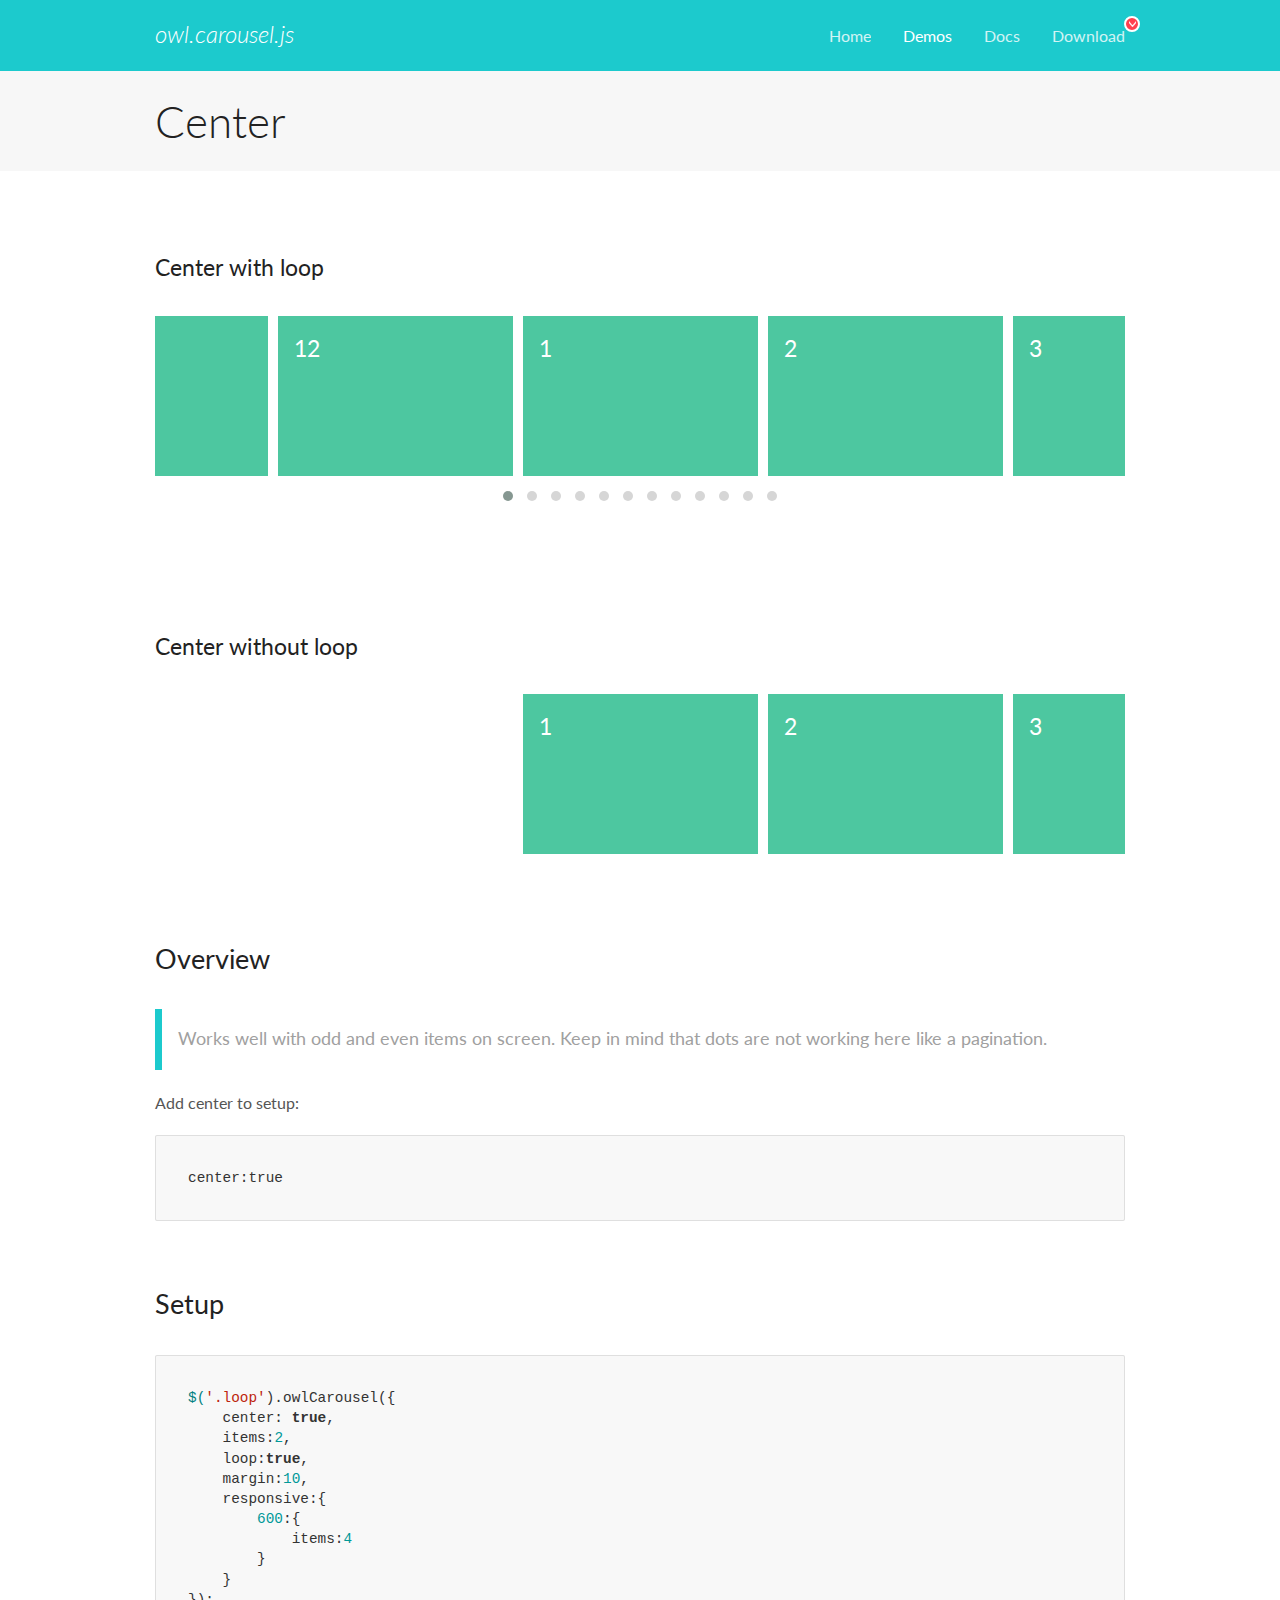
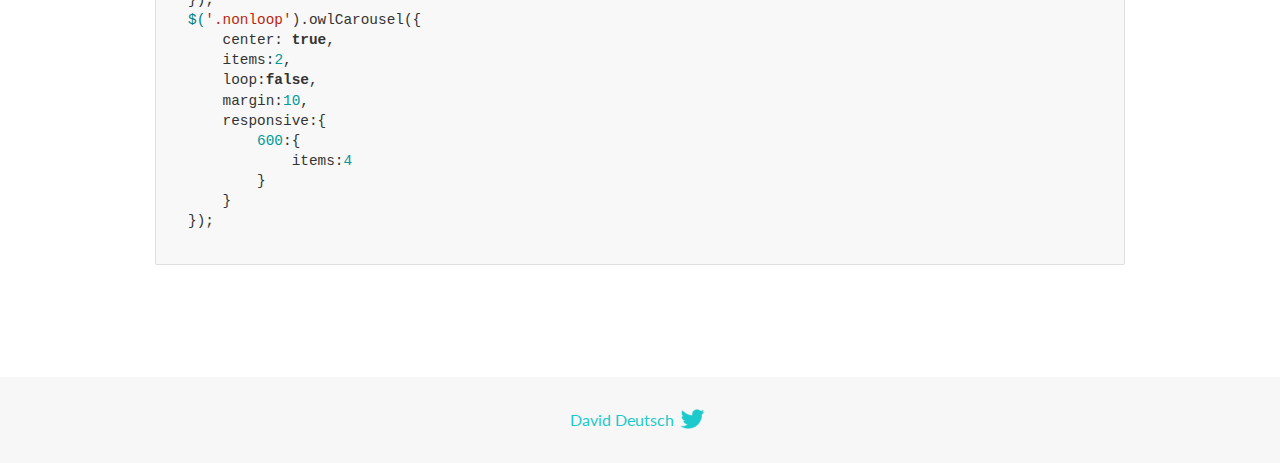
<file: OWLcarusel/OwlCarousel2-2.3.4/docs/demos/center.html>
<!DOCTYPE html>
<html lang="en">
  <head>

    <!-- head -->
    <meta charset="utf-8">
    <meta name="msapplication-tap-highlight" content="no" />
    <meta name="viewport" content="width=device-width, initial-scale=1.0" />
    <meta name="description" content="Center carousel">
    <meta name="author" content="David Deutsch">
    <title>
      Center Demo | Owl Carousel | 2.3.4
    </title>

    <!-- Stylesheets -->
    <link href='https://fonts.googleapis.com/css?family=Lato:300,400,700,400italic,300italic' rel='stylesheet' type='text/css'>
    <link rel="stylesheet" href="../assets/css/docs.theme.min.css">

    <!-- Owl Stylesheets -->
    <link rel="stylesheet" href="../assets/owlcarousel/assets/owl.carousel.min.css">
    <link rel="stylesheet" href="../assets/owlcarousel/assets/owl.theme.default.min.css">

    <!-- HTML5 shim and Respond.js IE8 support of HTML5 elements and media queries -->

    <!--[if lt IE 9]>
      <script src="https://oss.maxcdn.com/libs/html5shiv/3.7.0/html5shiv.js"></script>
      <script src="https://oss.maxcdn.com/libs/respond.js/1.3.0/respond.min.js"></script>
    <![endif]-->

    <!-- Favicons -->
    <link rel="apple-touch-icon-precomposed" sizes="144x144" href="../assets/ico/apple-touch-icon-144-precomposed.png">
    <link rel="shortcut icon" href="../assets/ico/favicon.png">
    <link rel="shortcut icon" href="favicon.ico">

    <!-- Yeah i know js should not be in header. Its required for demos.-->

    <!-- javascript -->
    <script src="../assets/vendors/jquery.min.js"></script>
    <script src="../assets/owlcarousel/owl.carousel.js"></script>
  </head>
  <body>

    <!-- header -->
    <header class="header">
      <div class="row">
        <div class="large-12 columns">
          <div class="brand left">
            <h3>
              <a href="/OwlCarousel2/">owl.carousel.js</a> 
            </h3>
          </div>
          <a id="toggle-nav" class="right">
            <span></span> <span></span> <span></span> 
          </a> 
          <div class="nav-bar">
            <ul class="clearfix">
              <li> <a href="/OwlCarousel2/index.html">Home</a>  </li>
              <li class="active">
                <a href="/OwlCarousel2/demos/demos.html">Demos</a> 
              </li>
              <li> <a href="/OwlCarousel2/docs/started-welcome.html">Docs</a>  </li>
              <li>
                <a href="https://github.com/OwlCarousel2/OwlCarousel2/archive/2.3.4.zip">Download</a> 
                <span class="download"></span> 
              </li>
            </ul>
          </div>
        </div>
      </div>
    </header>

    <!-- title -->
    <section class="title">
      <div class="row">
        <div class="large-12 columns">
          <h1>Center</h1>
        </div>
      </div>
    </section>

    <!--  Demos -->
    <section id="demos">
      <div class="row">
        <div class="large-12 columns">
          <h4 id="center-with-loop">Center with loop</h4>
          <div class="loop owl-carousel owl-theme">
            <div class="item">
              <h4>1</h4>
            </div>
            <div class="item">
              <h4>2</h4>
            </div>
            <div class="item">
              <h4>3</h4>
            </div>
            <div class="item">
              <h4>4</h4>
            </div>
            <div class="item">
              <h4>5</h4>
            </div>
            <div class="item">
              <h4>6</h4>
            </div>
            <div class="item">
              <h4>7</h4>
            </div>
            <div class="item">
              <h4>8</h4>
            </div>
            <div class="item">
              <h4>9</h4>
            </div>
            <div class="item">
              <h4>10</h4>
            </div>
            <div class="item">
              <h4>11</h4>
            </div>
            <div class="item">
              <h4>12</h4>
            </div>
          </div>
          <br>
          <h4 id="center-without-loop">Center without loop</h4>
          <div class="nonloop owl-carousel">
            <div class="item">
              <h4>1</h4>
            </div>
            <div class="item">
              <h4>2</h4>
            </div>
            <div class="item">
              <h4>3</h4>
            </div>
            <div class="item">
              <h4>4</h4>
            </div>
            <div class="item">
              <h4>5</h4>
            </div>
            <div class="item">
              <h4>6</h4>
            </div>
            <div class="item">
              <h4>7</h4>
            </div>
            <div class="item">
              <h4>8</h4>
            </div>
            <div class="item">
              <h4>9</h4>
            </div>
            <div class="item">
              <h4>10</h4>
            </div>
            <div class="item">
              <h4>11</h4>
            </div>
            <div class="item">
              <h4>12</h4>
            </div>
          </div>
          <h3 id="overview">Overview</h3>
          <blockquote>
            <p>Works well with odd and even items on screen. Keep in mind that dots are not working here like a pagination.</p>
          </blockquote>
          <p>Add center to setup:</p>
          <pre><code>center:true</code></pre>
          <h3 id="setup">Setup</h3>
          <pre><code>$(&#39;.loop&#39;).owlCarousel({
    center: true,
    items:2,
    loop:true,
    margin:10,
    responsive:{
        600:{
            items:4
        }
    }
});
$(&#39;.nonloop&#39;).owlCarousel({
    center: true,
    items:2,
    loop:false,
    margin:10,
    responsive:{
        600:{
            items:4
        }
    }
});</code></pre>
          <script>
            jQuery(document).ready(function($) {
              $('.loop').owlCarousel({
                center: true,
                items: 2,
                loop: true,
                margin: 10,
                responsive: {
                  600: {
                    items: 4
                  }
                }
              });
              $('.nonloop').owlCarousel({
                center: true,
                items: 2,
                loop: false,
                margin: 10,
                responsive: {
                  600: {
                    items: 4
                  }
                }
              });
            });
          </script>
        </div>
      </div>
    </section>

    <!-- footer -->
    <footer class="footer">
      <div class="row">
        <div class="large-12 columns">
          <h5>
            <a href="/OwlCarousel2/docs/support-contact.html">David Deutsch</a> 
            <a id="custom-tweet-button" href="https://twitter.com/share?url=https://github.com/OwlCarousel2/OwlCarousel2&text=Owl Carousel - This is so awesome! " target="_blank"></a> 
          </h5>
        </div>
      </div>
    </footer>

    <!-- vendors -->
    <script src="../assets/vendors/highlight.js"></script>
    <script src="../assets/js/app.js"></script>
  </body>
</html>
</file>
<file: css/main.css>
body {
  background-color: #F2F2F2; }

.top {
  background-color: #DC4A38; }
  @media (max-width: 1200px) {
    .top {
      padding-bottom: 10px; } }
  .top .container .logo {
    width: 50px;
    height: 50px; }
  @media (max-width: 425px) {
    .top .container .form {
      display: none !important; } }
  .top .container .form input {
    height: 50px;
    border: none;
    margin-left: 20px; }
  .top .container .form button {
    height: 50px; }
  @media (max-width: 1200px) {
    .top .container .nav {
      display: none; } }
  .top .container .nav a {
    text-decoration: none;
    color: black; }
    .top .container .nav a p {
      margin: 0 25px 0 0; }
    .top .container .nav a img {
      margin-left: 23px;
      width: 15px;
      height: 15px;
      color: white; }
  .top .container .nav .dropdown img {
    width: 50px;
    height: 50px; }
  .top .container .nav .dropdown button {
    height: 160px; }
  .top .container .nav .dropdown .dropdown-menu {
    background-color: #DC4A38 !important;
    z-index: 2; }
  .top .container .cont .bur {
    display: none; }
    @media (max-width: 1200px) {
      .top .container .cont .bur {
        display: block;
        margin-top: 15px;
        margin-left: 10px; } }
  .top .container .cont .modal-dialog .modal-content .modal-body .d-flex {
    justify-content: space-between !important; }

.main .container .row .col-lg-3 .box-1 .card-header {
  background-color: #DC4A38;
  height: 100px; }
  .main .container .row .col-lg-3 .box-1 .card-header img {
    width: 100px;
    transform: translateY(40px);
    border-radius: 50%;
    border: 2px solid white; }
.main .container .row .col-lg-3 .box-1 .card-body h4 {
  margin-top: 40px; }
.main .container .row .col-lg-3 .box-1 .card-body p {
  font-size: 12px;
  color: #A2A4AD; }
.main .container .row .col-lg-3 .box-1 .card-footer {
  background-color: white; }
  .main .container .row .col-lg-3 .box-1 .card-footer h5 {
    color: #A2A4AD; }
  .main .container .row .col-lg-3 .box-1 .card-footer a {
    text-decoration: none; }
    .main .container .row .col-lg-3 .box-1 .card-footer a p {
      color: red; }
.main .container .row .col-lg-3 .box-2 .card-header {
  background-color: white; }
.main .container .row .col-lg-3 .box-2 .card-body h6 {
  margin-top: 16px; }
.main .container .row .col-lg-3 .box-2 .card-body p {
  font-size: 14px;
  color: #A2A4AD; }
.main .container .row .col-lg-3 .box-2 .card-body .plyus {
  width: 35px;
  height: 35px;
  margin-top: 20px;
  border: 1px solid #A2A4AD;
  display: block;
  margin-left: auto; }
  .main .container .row .col-lg-3 .box-2 .card-body .plyus a {
    text-decoration: none; }
    .main .container .row .col-lg-3 .box-2 .card-body .plyus a p {
      font-size: 21px;
      margin-left: 7.5px; }
.main .container .row .col-lg-3 .box-2 .card-body .view a {
  text-decoration: none; }
  .main .container .row .col-lg-3 .box-2 .card-body .view a p {
    color: red;
    font-size: 16px; }
@media (max-width: 990px) {
  .main .container .row .col-lg-6 {
    margin-top: 50px; } }
.main .container .row .col-lg-6 .post {
  background-color: white;
  height: 100px; }
  .main .container .row .col-lg-6 .post .job {
    margin-right: 20px;
    color: white;
    background-color: #DC4A38; }
.main .container .row .col-lg-6 .coral {
  width: 100%;
  height: 3px;
  background-color: #DC4A38;
  margin-bottom: 25px; }
.main .container .row .col-lg-6 .senior .epic {
  color: #A2A4AD; }
  .main .container .row .col-lg-6 .senior .epic img {
    width: 20px;
    height: 20px; }
  .main .container .row .col-lg-6 .senior .epic button {
    height: 38px; }
    .main .container .row .col-lg-6 .senior .epic button img {
      margin-right: 3px; }
@media (max-width: 450px) {
  .main .container .row .col-lg-6 .senior .ep {
    display: block !important; } }
.main .container .row .col-lg-6 .senior .more h6 {
  color: #A2A4AD; }
.main .container .row .col-lg-6 .senior .more a {
  text-decoration: none;
  color: red; }
@media (max-width: 500px) {
  .main .container .row .col-lg-6 .senior .more .bloka .block {
    margin-top: 10px; } }
@media (max-width: 500px) {
  .main .container .row .col-lg-6 .senior .more .bloka {
    display: block !important;
    margin-top: 10px; } }
.main .container .row .col-lg-6 .senior .more .bloka button {
  border-radius: 18px;
  margin-right: 10px; }
.main .container .row .col-lg-6 .senior .senior-footer {
  border-top: 2px solid #A2A4AD; }
  .main .container .row .col-lg-6 .senior .senior-footer p {
    color: #A2A4AD; }
    @media (max-width: 400px) {
      .main .container .row .col-lg-6 .senior .senior-footer p {
        font-size: 10px; } }
.main .container .row .col-lg-6 .profiles .card .card-header {
  background-color: #F2F2F2; }
.main .container .row .col-lg-6 .profiles .card .owl-carousel {
  background-color: #F2F2F2; }
  .main .container .row .col-lg-6 .profiles .card .owl-carousel .owl-nav {
    display: none; }
  .main .container .row .col-lg-6 .profiles .card .owl-carousel .owl-item img {
    display: flex !important;
    margin: 0 auto;
    width: 60px !important; }
  .main .container .row .col-lg-6 .profiles .card .owl-carousel h4 {
    font-size: 14px; }
  .main .container .row .col-lg-6 .profiles .card .owl-carousel button {
    width: 56px;
    height: 20px;
    font-size: 10px; }
  .main .container .row .col-lg-6 .profiles .card .owl-carousel .but1 {
    width: 38px;
    height: 20px; }
    .main .container .row .col-lg-6 .profiles .card .owl-carousel .but1 img {
      width: 15px !important;
      margin: 0 auto;
      height: 10px; }
  .main .container .row .col-lg-6 .profiles .card .owl-carousel .but {
    width: 45px;
    height: 20px; }
.main .container .row .col-lg-6 .profiles .str-left {
  width: 35px;
  height: 35px;
  border-radius: 50%;
  background-color: white;
  cursor: pointer;
  left: -15px;
  top: 200px;
  display: flex;
  align-items: center;
  z-index: 1; }
  .main .container .row .col-lg-6 .profiles .str-left h2 {
    margin: 0 auto;
    color: #A2A4AD; }
.main .container .row .col-lg-6 .profiles .str-right {
  width: 35px;
  height: 35px;
  border-radius: 50%;
  background-color: white;
  right: -15px;
  top: 200px;
  display: flex;
  align-items: center;
  cursor: pointer;
  z-index: 1; }
  .main .container .row .col-lg-6 .profiles .str-right h2 {
    margin: 0 auto;
    color: #A2A4AD; }
.main .container .row .col-lg-6 .reply {
  border-top: 2px solid #A2A4AD; }
  .main .container .row .col-lg-6 .reply .plus {
    width: 30px;
    height: 30px;
    border: 1px solid #A2A4AD;
    border-radius: 50%;
    margin: 0 auto; }
  .main .container .row .col-lg-6 .reply h3 {
    cursor: pointer;
    color: #A2A4AD;
    font-size: 23px;
    margin-left: 5px; }
  .main .container .row .col-lg-6 .reply p {
    color: #A2A4AD; }
  .main .container .row .col-lg-6 .reply img {
    width: 15px;
    height: 15px;
    margin-right: 8px; }
  .main .container .row .col-lg-6 .reply .send {
    width: 50px;
    height: 50px;
    margin-right: 0; }
  @media (max-width: 768px) {
    .main .container .row .col-lg-6 .reply input {
      margin-left: 10px;
      margin-right: 10px; } }
.main .container .row .col-lg-6 .circle {
  width: 60px;
  height: 60px;
  padding: 10px;
  border-radius: 50%;
  margin: 0 auto; }
  @media (max-width: 990px) {
    .main .container .row .col-lg-6 .circle {
      display: none !important; } }
  .main .container .row .col-lg-6 .circle .one {
    width: 4px;
    height: 4px;
    border-radius: 50%;
    background-color: #A2A4AD; }
  .main .container .row .col-lg-6 .circle .two {
    width: 8px;
    height: 8px;
    border-radius: 50%;
    background-color: #A2A4AD; }
  .main .container .row .col-lg-6 .circle .three {
    width: 12px;
    height: 12px;
    border-radius: 50%;
    background-color: #A2A4AD; }
@media (max-width: 990px) {
  .main .container .row .col-lg-3 {
    margin-top: 50px; } }
.main .container .row .col-lg-3 .track .log {
  width: 80px;
  height: 80px; }
.main .container .row .col-lg-3 .track h6 {
  font-size: 19px; }
.main .container .row .col-lg-3 .track p {
  color: #A2A4AD; }
.main .container .row .col-lg-3 .track a {
  color: red; }
.main .container .row .col-lg-3 .jobs h6 {
  font-size: 13px; }
.main .container .row .col-lg-3 .jobs p {
  color: #A2A4AD;
  font-size: 13px; }
.main .container .row .col-lg-3 .jobs h5 {
  font-size: 17px;
  margin-top: 4px; }
@media (max-width: 990px) {
  .main .container .row .lich {
    margin-top: 20px; } }
.main .container .row .lich .message {
  width: 52px;
  height: 52px;
  border-radius: 50%;
  background-color: white;
  display: flex;
  align-items: center;
  box-shadow: 0 0 5px 0; }
  .main .container .row .lich .message img {
    width: 30px;
    height: 30px;
    margin: 0 auto; }
.main .container .row .lich .ignour {
  width: 15px;
  height: 15px;
  border-radius: 50%;
  background-color: red;
  top: 0;
  right: 0; }
  .main .container .row .lich .ignour p {
    color: white;
    font-size: 11px;
    margin-left: 4px; }

/*# sourceMappingURL=main.css.map */
</file>
